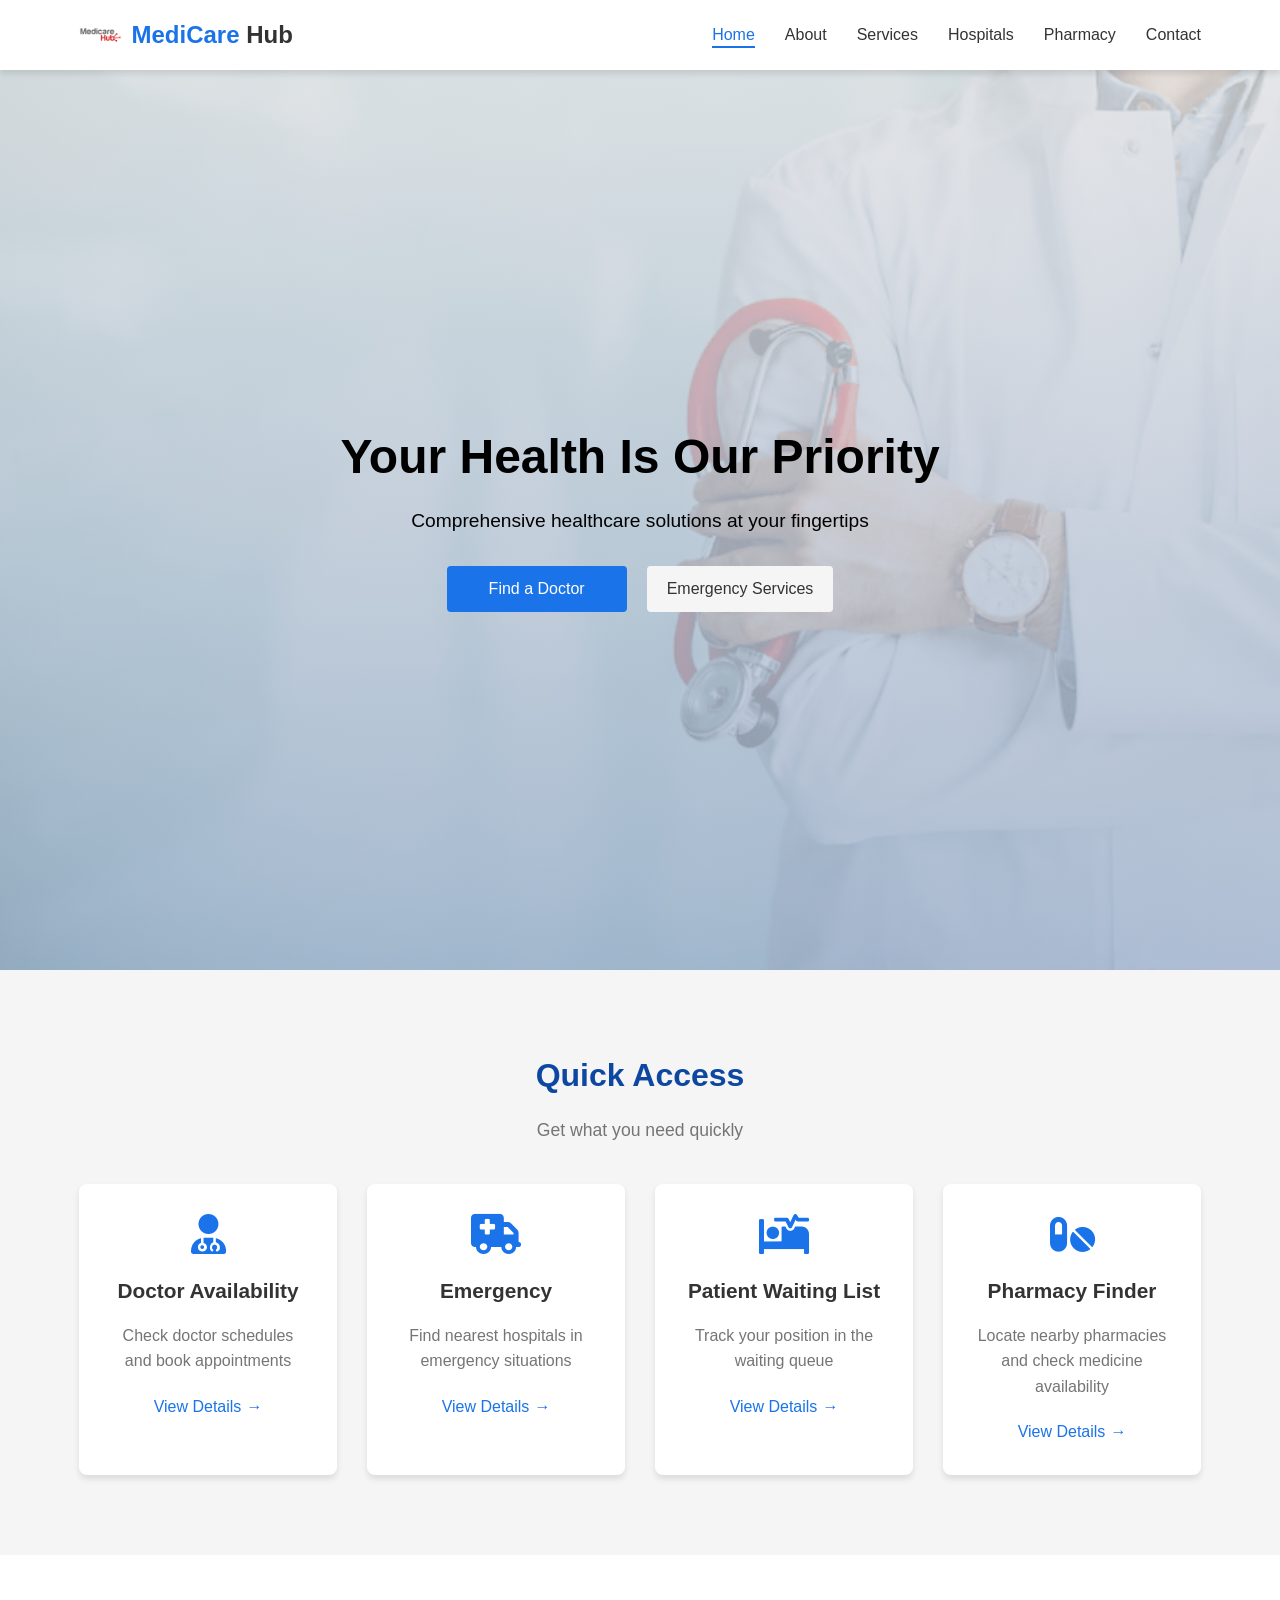
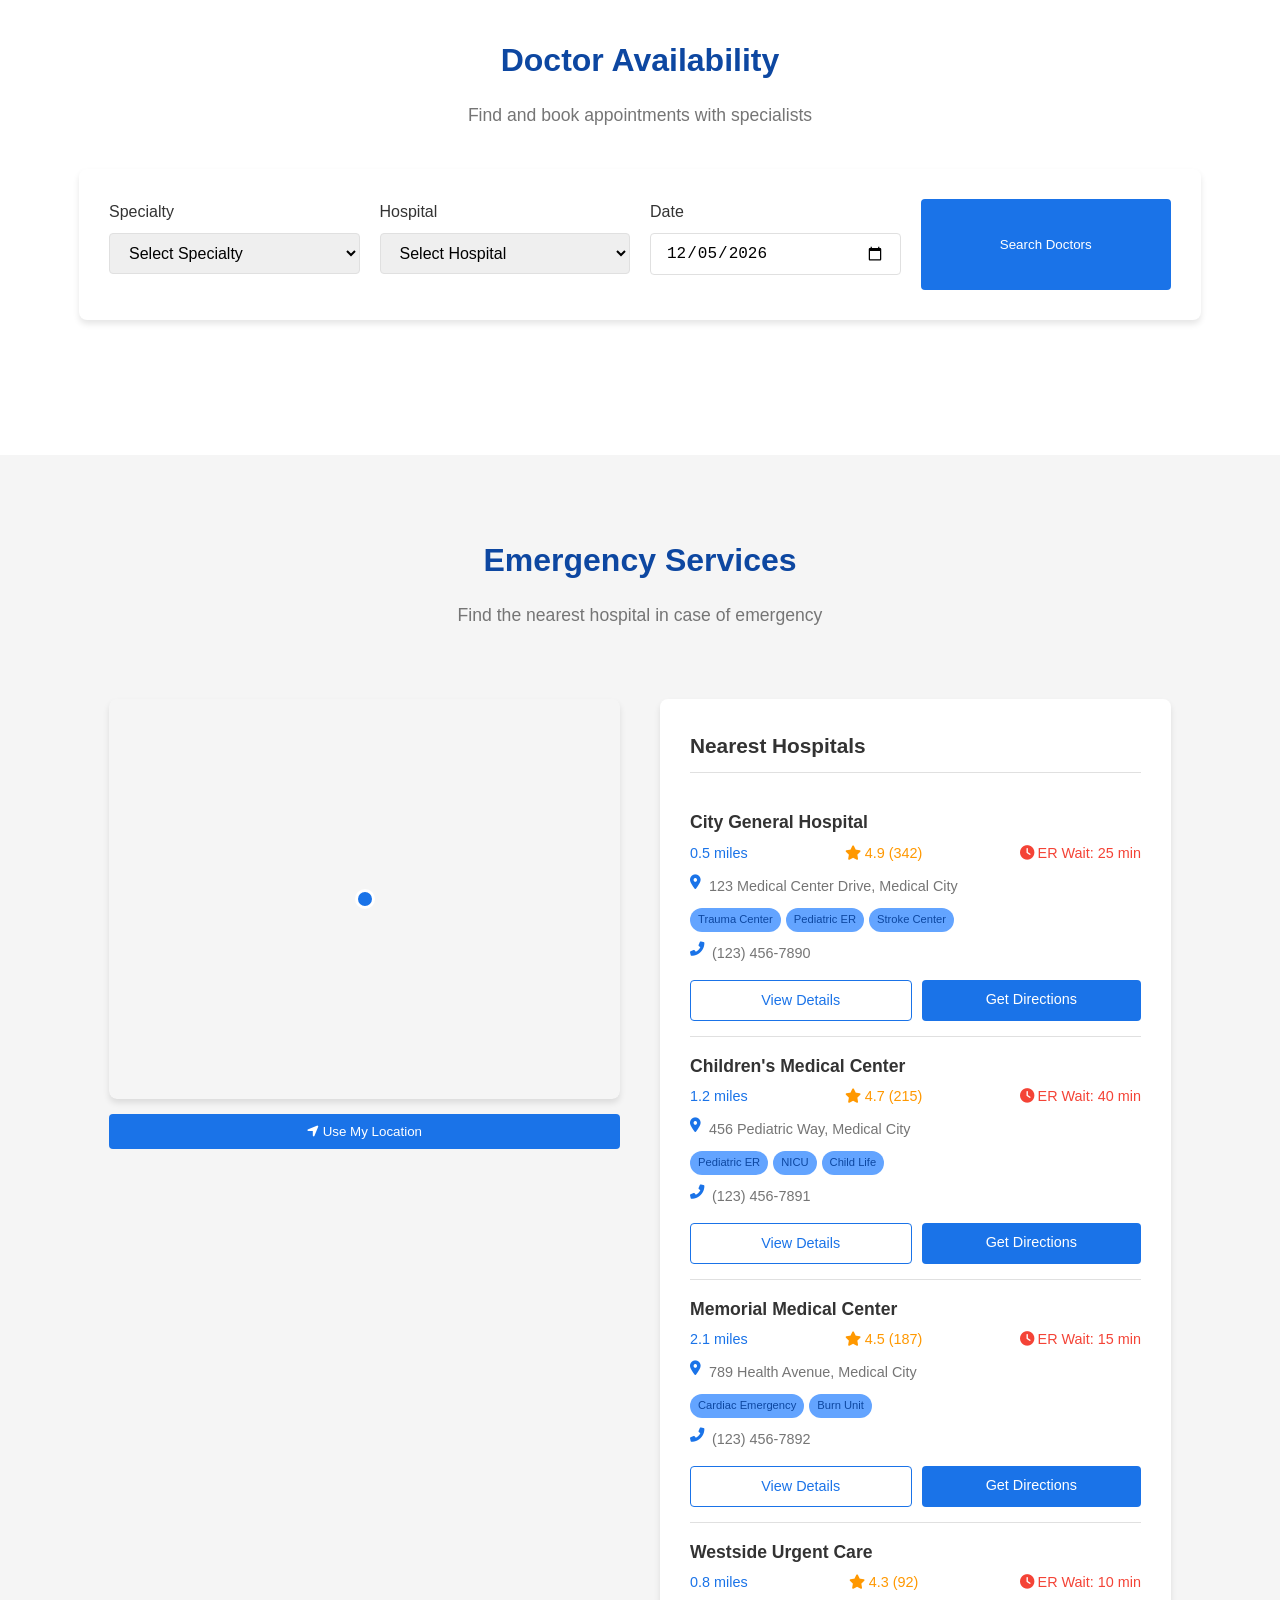
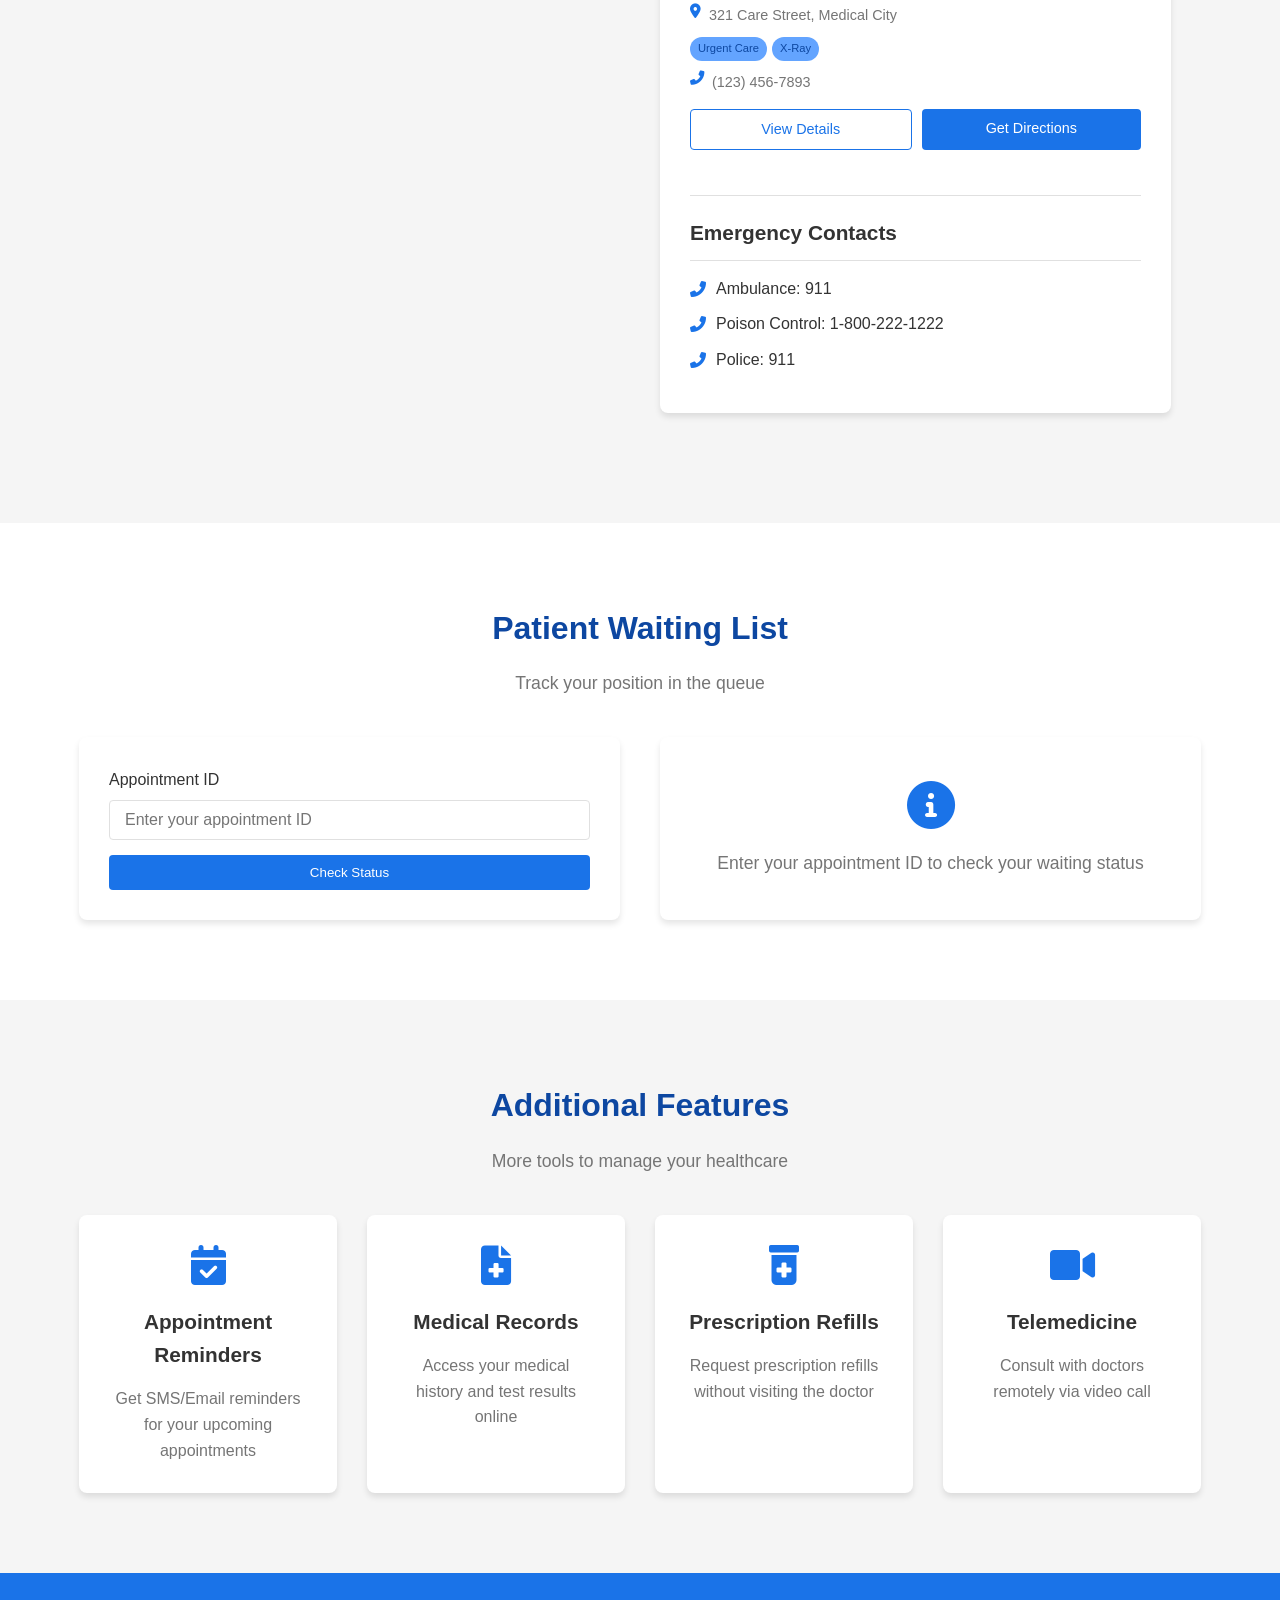
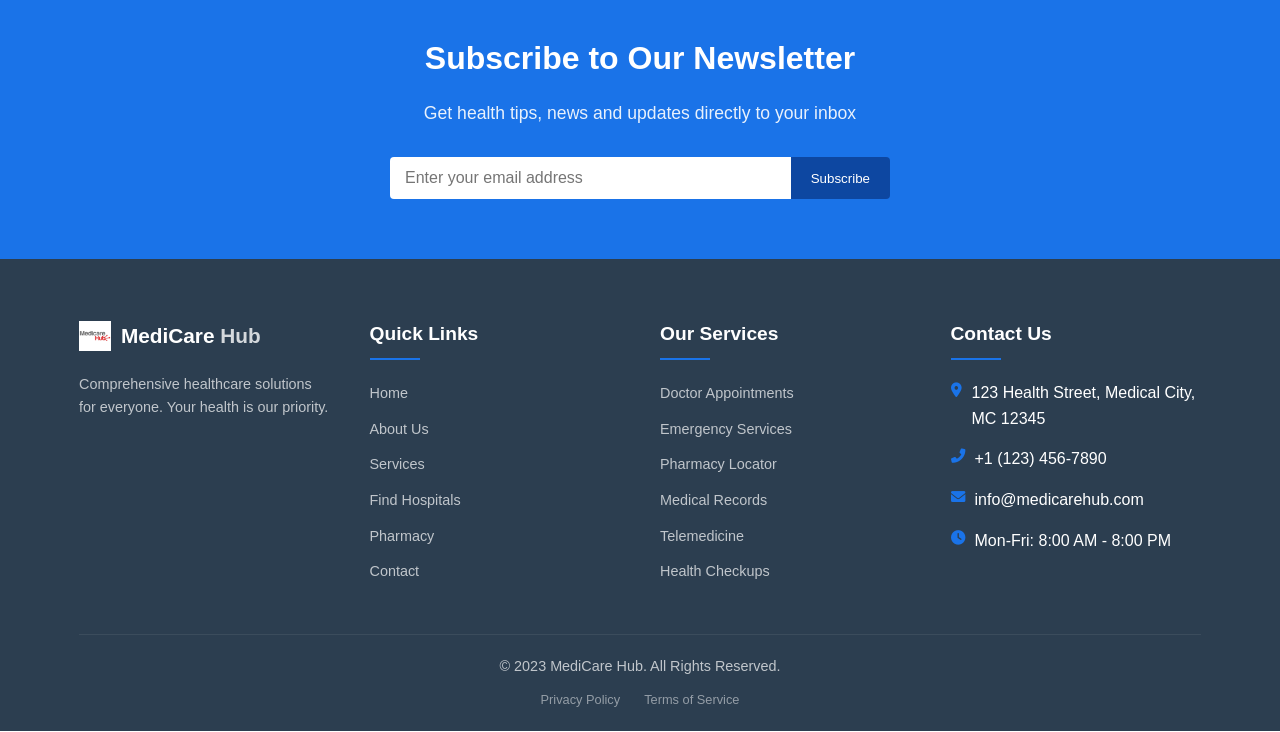
<file: index.html>
<!DOCTYPE html>
<html lang="en">
<head>
    <meta charset="UTF-8">
    <meta name="viewport" content="width=device-width, initial-scale=1.0">
    
    <title>MediCare Hub - Your Complete Healthcare Solution</title>
    <link rel="stylesheet" href="css/style.css">
    <link rel="stylesheet" href="css/animations.css">
    <link rel="stylesheet" href="https://cdnjs.cloudflare.com/ajax/libs/font-awesome/6.0.0-beta3/css/all.min.css">
</head>
<body>
    <!-- Header Section -->
    <header class="header">
        <div class="container">
            <div class="logo">
                <img src="imges/medicure.png" alt="MediCare Hub Logo">
                <h1>MediCare <span>Hub</span></h1>
            </div>
            <nav class="navbar">
                <ul>
                    <li><a href="index.html" class="active">Home</a></li>
                    <li><a href="about.html">About</a></li>
                    <li><a href="services.html">Services</a></li>
                    <li><a href="hospitals.html">Hospitals</a></li>
                    <li><a href="pharmacy.html">Pharmacy</a></li>
                    <li><a href="contact.html">Contact</a></li>
                </ul>
            </nav>
            <div class="mobile-menu">
                <i class="fas fa-bars"></i>
            </div>
        </div>
    </header>

    <!-- Hero Section -->
    <section class="hero">
        <div class="container">
            <div class="hero-content">
                <h2 class="slide-in-left">Your Health Is Our Priority</h2>
                <p class="slide-in-right">Comprehensive healthcare solutions at your fingertips</p>
                <div class="hero-buttons fade-in">
                    <a href="#doctor-availability" class="btn btn-primary">Find a Doctor</a>
                    <a href="#emergency" class="btn btn-secondary">Emergency Services</a>
                </div>
            </div>
        </div>
    </section>

    <!-- Quick Access Section -->
    <section class="quick-access">
        <div class="container">
            <div class="section-title">
                <h3>Quick Access</h3>
                <p>Get what you need quickly</p>
            </div>
            <div class="quick-access-grid">
                <div class="access-card pulse">
                    <i class="fas fa-user-md"></i>
                    <h4>Doctor Availability</h4>
                    <p>Check doctor schedules and book appointments</p>
                    <a href="#doctor-availability">View Details</a>
                </div>
                <div class="access-card pulse">
                    <i class="fas fa-ambulance"></i>
                    <h4>Emergency</h4>
                    <p>Find nearest hospitals in emergency situations</p>
                    <a href="#emergency">View Details</a>
                </div>
                <div class="access-card pulse">
                    <i class="fas fa-procedures"></i>
                    <h4>Patient Waiting List</h4>
                    <p>Track your position in the waiting queue</p>
                    <a href="#waiting-list">View Details</a>
                </div>
                <div class="access-card pulse">
                    <i class="fas fa-pills"></i>
                    <h4>Pharmacy Finder</h4>
                    <p>Locate nearby pharmacies and check medicine availability</p>
                    <a href="pharmacy.html">View Details</a>
                </div>
            </div>
        </div>
    </section>

    <!-- Doctor Availability Section -->
    <section id="doctor-availability" class="doctor-availability">
        <div class="container">
            <div class="section-title">
                <h3>Doctor Availability</h3>
                <p>Find and book appointments with specialists</p>
            </div>
            <div class="doctor-search">
                <form id="doctor-search-form">
                    <div class="form-group">
                        <label for="specialty">Specialty</label>
                        <select id="specialty" name="specialty">
                            <option value="">Select Specialty</option>
                            <option value="cardiology">Cardiology</option>
                            <option value="neurology">Neurology</option>
                            <option value="pediatrics">Pediatrics</option>
                            <option value="orthopedics">Orthopedics</option>
                            <option value="dermatology">Dermatology</option>
                        </select>
                    </div>
                    <div class="form-group">
                        <label for="hospital">Hospital</label>
                        <select id="hospital" name="hospital">
                            <option value="">Select Hospital</option>
                            <option value="general">City General Hospital</option>
                            <option value="memorial">Memorial Medical Center</option>
                            <option value="children">Children's Hospital</option>
                        </select>
                    </div>
                    <div class="form-group">
                        <label for="date">Date</label>
                        <input type="date" id="date" name="date">
                    </div>
                    <button type="submit" class="btn btn-primary">Search Doctors</button>
                </form>
            </div>
            <div id="doctor-results" class="doctor-results">
                <!-- Results will be populated by JavaScript -->
            </div>
        </div>
    </section>

    <!-- Emergency Section -->
    <section id="emergency" class="emergency">
        <div class="container">
            <div class="section-title">
                <h3>Emergency Services</h3>
                <p>Find the nearest hospital in case of emergency</p>
            </div>
            <div class="emergency-content">
                <div class="emergency-map">
                    <div id="map-container">
                        <div class="map-container">
                            <iframe src="https://www.google.com/maps/embed?pb=!1m18!1m12!1m3!1d3022.215373510557!2d-73.98784492416492!3d40.74844097138948!2m3!1f0!2f0!3f0!3m2!1i1024!2i768!4f13.1!3m3!1m2!1s0x0%3A0x0!2zNDDCsDQ0JzU0LjQiTiA3M8KwNTknMTkuMyJX!5e0!3m2!1sen!2sus!4v1623256789012!5m2!1sen!2sus" width="100%" height="450" style="border:0;" allowfullscreen="" loading="lazy"></iframe>
                        </div>
                        <div class="location-picker"></div>
                    </div>
                    <button id="locate-me" class="btn btn-primary">
                        <i class="fas fa-location-arrow"></i> Use My Location
                    </button>
                </div>
                <div class="emergency-list">
                    <h4>Nearest Hospitals</h4>
                    <div id="hospital-list">
                        <!-- Hospitals will be populated by JavaScript -->
                    </div>
                    <div class="emergency-contacts">
                        <h4>Emergency Contacts</h4>
                        <ul>
                            <li><i class="fas fa-phone-alt"></i> Ambulance: 911</li>
                            <li><i class="fas fa-phone-alt"></i> Poison Control: 1-800-222-1222</li>
                            <li><i class="fas fa-phone-alt"></i> Police: 911</li>
                        </ul>
                    </div>
                </div>
            </div>
        </div>
    </section>

    <!-- Patient Waiting List Section -->
    <section id="waiting-list" class="waiting-list">
        <div class="container">
            <div class="section-title">
                <h3>Patient Waiting List</h3>
                <p>Track your position in the queue</p>
            </div>
            <div class="waiting-list-content">
                <div class="waiting-list-form">
                    <form id="waiting-list-check">
                        <div class="form-group">
                            <label for="appointment-id">Appointment ID</label>
                            <input type="text" id="appointment-id" placeholder="Enter your appointment ID">
                        </div>
                        <button type="submit" class="btn btn-primary">Check Status</button>
                    </form>
                </div>
                <div class="waiting-list-display">
                    <div id="waiting-list-result">
                        <div class="initial-message">
                            <i class="fas fa-info-circle"></i>
                            <p>Enter your appointment ID to check your waiting status</p>
                        </div>
                    </div>
                </div>
            </div>
        </div>
    </section>

    <!-- Additional Features Section -->
    <section class="additional-features">
        <div class="container">
            <div class="section-title">
                <h3>Additional Features</h3>
                <p>More tools to manage your healthcare</p>
            </div>
            <div class="features-grid">
                <div class="feature-card">
                    <i class="fas fa-calendar-check"></i>
                    <h4>Appointment Reminders</h4>
                    <p>Get SMS/Email reminders for your upcoming appointments</p>
                </div>
                <div class="feature-card">
                    <i class="fas fa-file-medical"></i>
                    <h4>Medical Records</h4>
                    <p>Access your medical history and test results online</p>
                </div>
                <div class="feature-card">
                    <i class="fas fa-prescription-bottle-alt"></i>
                    <h4>Prescription Refills</h4>
                    <p>Request prescription refills without visiting the doctor</p>
                </div>
                <div class="feature-card">
                    <i class="fas fa-video"></i>
                    <h4>Telemedicine</h4>
                    <p>Consult with doctors remotely via video call</p>
                </div>
            </div>
        </div>
    </section>

    <!-- Newsletter Section -->
    <section class="newsletter">
        <div class="container">
            <div class="newsletter-content">
                <h3>Subscribe to Our Newsletter</h3>
                <p>Get health tips, news and updates directly to your inbox</p>
                <form id="newsletter-form">
                    <input type="email" placeholder="Enter your email address" required>
                    <button type="submit" class="btn btn-primary">Subscribe</button>
                </form>
            </div>
        </div>
    </section>

    <!-- Footer Section -->
    <footer class="footer">
        <div class="container">
            <div class="footer-grid">
                <div class="footer-about">
                    <div class="logo">
                        <img src="imges/medicure.png" alt="MediCare Hub Logo">
                        <h1>MediCare <span>Hub</span></h1>
                    </div>
                    <p>Comprehensive healthcare solutions for everyone. Your health is our priority.</p>
                    <div class="social-links">
                        <a href="#"><i class="fab fa-facebook-f"></i></a>
                        <a href="#"><i class="fab fa-twitter"></i></a>
                        <a href="#"><i class="fab fa-instagram"></i></a>
                        <a href="#"><i class="fab fa-linkedin-in"></i></a>
                    </div>
                </div>
                <div class="footer-links">
                    <h4>Quick Links</h4>
                    <ul>
                        <li><a href="index.html">Home</a></li>
                        <li><a href="about.html">About Us</a></li>
                        <li><a href="services.html">Services</a></li>
                        <li><a href="hospitals.html">Find Hospitals</a></li>
                        <li><a href="pharmacy.html">Pharmacy</a></li>
                        <li><a href="contact.html">Contact</a></li>
                    </ul>
                </div>
                <div class="footer-services">
                    <h4>Our Services</h4>
                    <ul>
                        <li><a href="#">Doctor Appointments</a></li>
                        <li><a href="#">Emergency Services</a></li>
                        <li><a href="#">Pharmacy Locator</a></li>
                        <li><a href="#">Medical Records</a></li>
                        <li><a href="#">Telemedicine</a></li>
                        <li><a href="#">Health Checkups</a></li>
                    </ul>
                </div>
                <div class="footer-contact">
                    <h4>Contact Us</h4>
                    <ul>
                        <li><i class="fas fa-map-marker-alt"></i> 123 Health Street, Medical City, MC 12345</li>
                        <li><i class="fas fa-phone-alt"></i> +1 (123) 456-7890</li>
                        <li><i class="fas fa-envelope"></i> info@medicarehub.com</li>
                        <li><i class="fas fa-clock"></i> Mon-Fri: 8:00 AM - 8:00 PM</li>
                    </ul>
                </div>
            </div>
            <div class="footer-bottom">
                <p>&copy; 2023 MediCare Hub. All Rights Reserved.</p>
                <div class="footer-legal">
                    <a href="#">Privacy Policy</a>
                    <a href="#">Terms of Service</a>
                </div>
            </div>
        </div>
    </footer>

    <script src="js/main.js"></script>
    <script src="js/doctor-availability.js"></script>
    <script src="js/emergency.js"></script>
    <script src="js/waiting-list.js"></script>
</body>
</html>
</file>
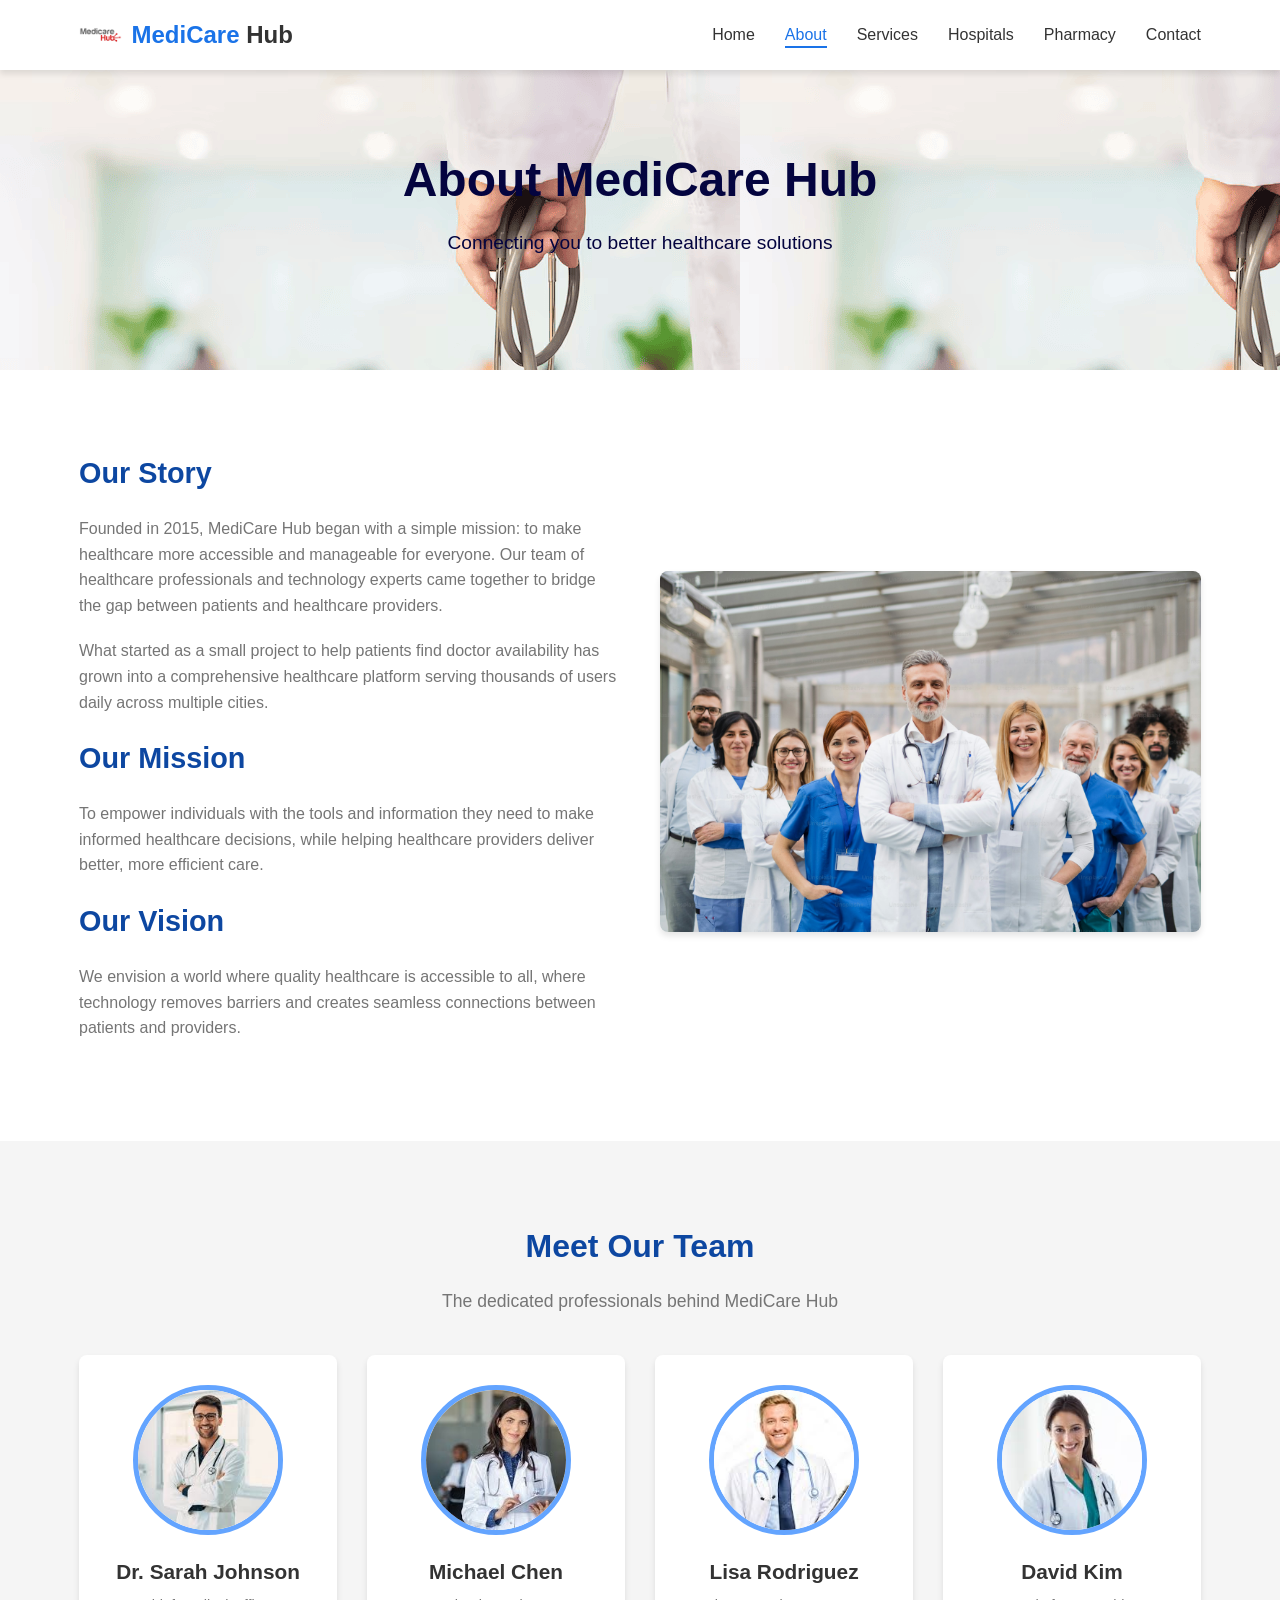
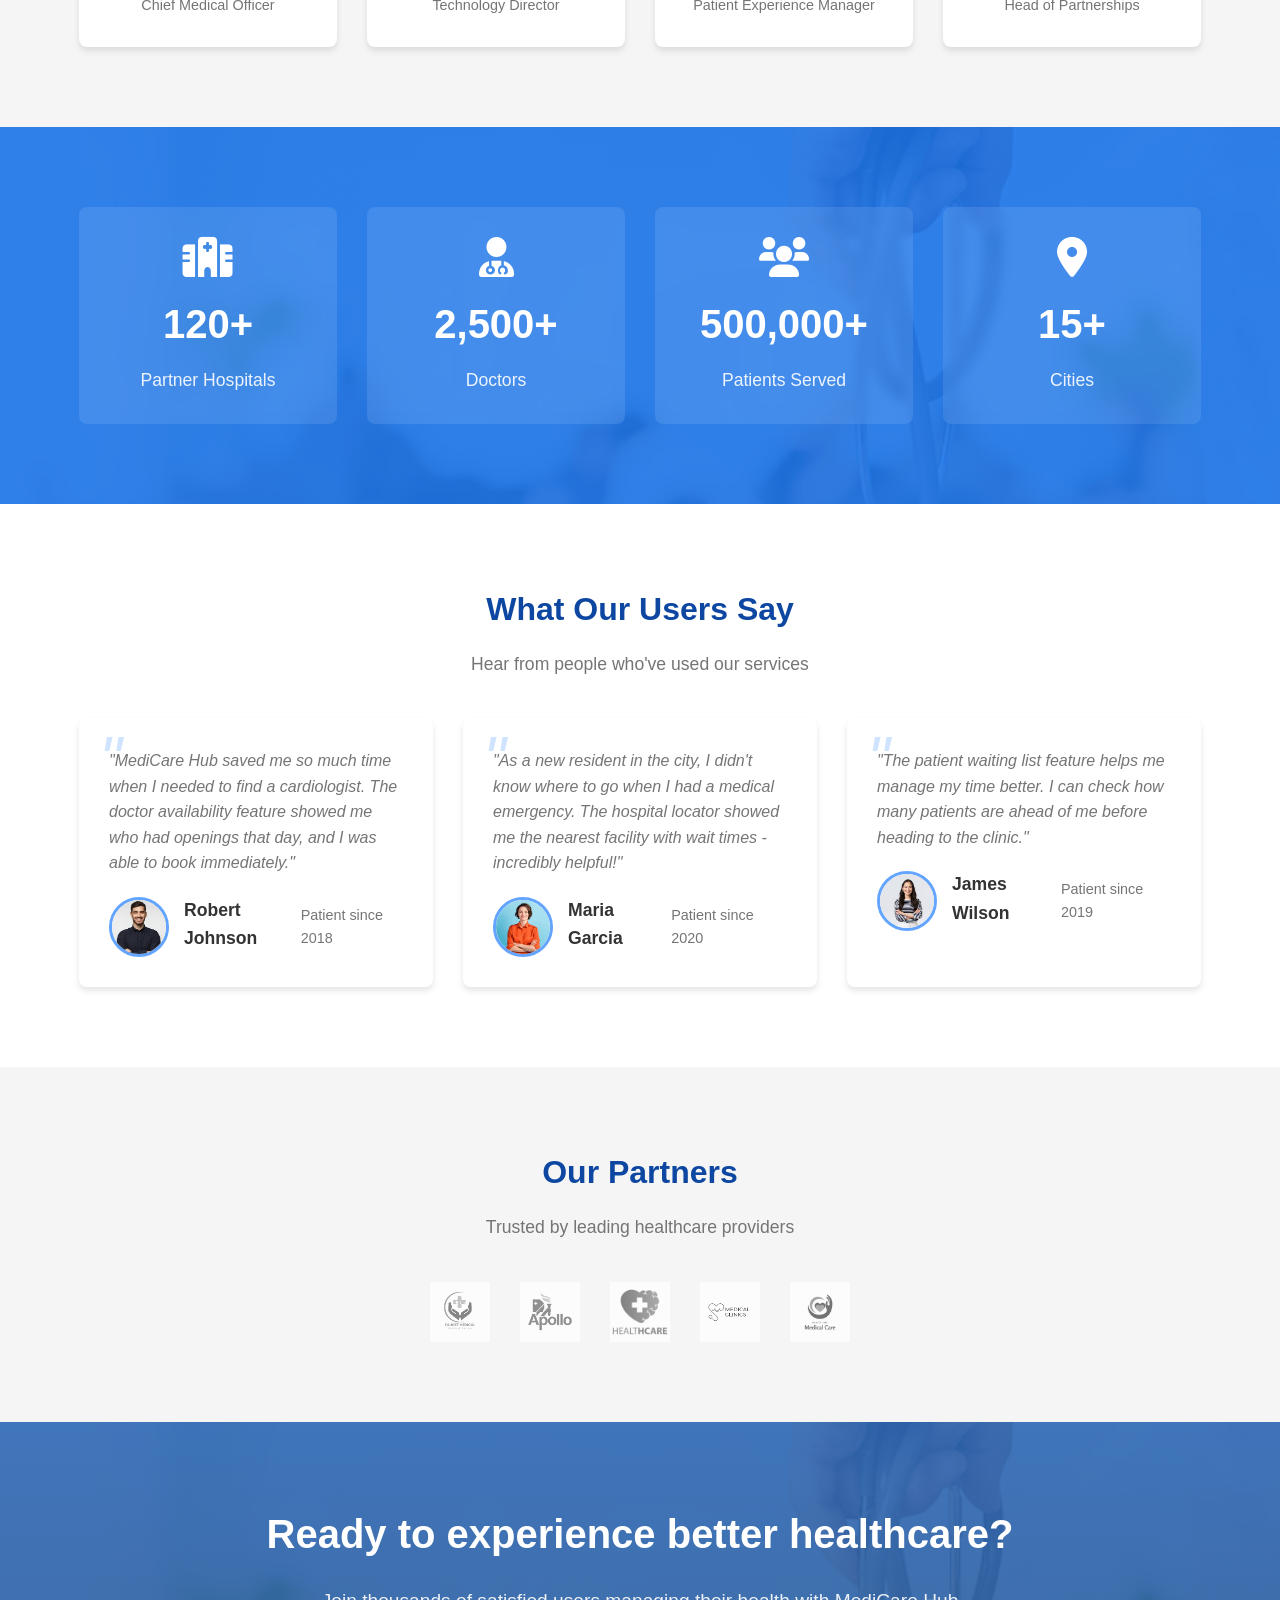
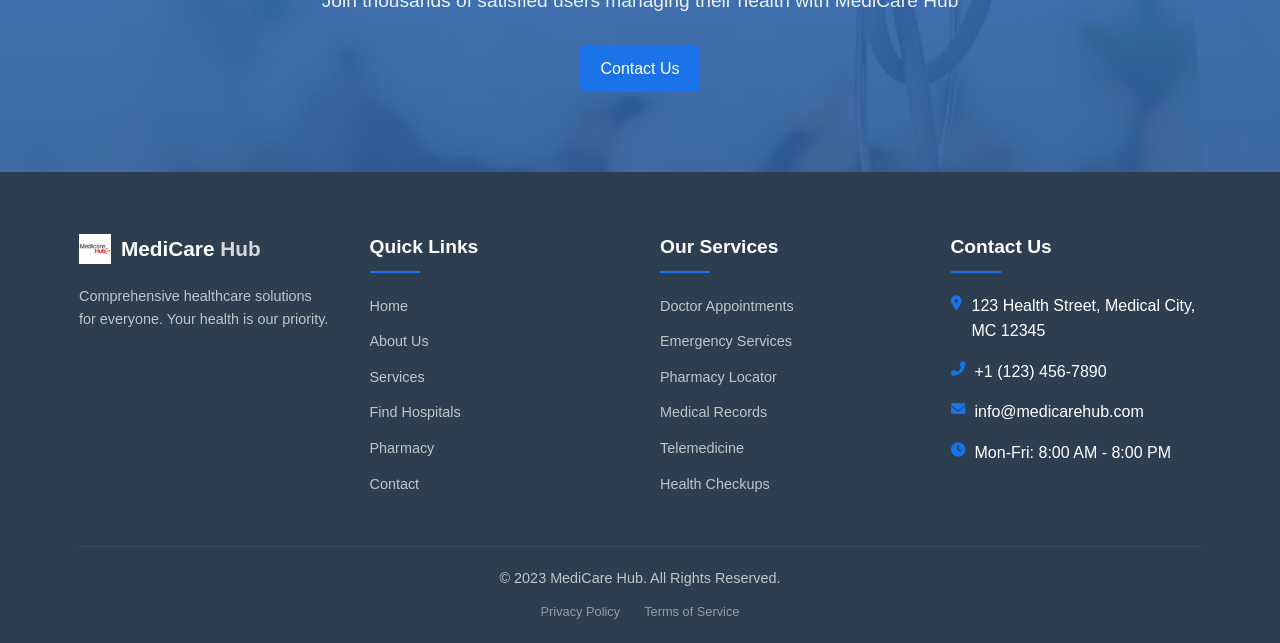
<file: about.html>
<!DOCTYPE html>
<html lang="en">
<head>
    <meta charset="UTF-8">
    <meta name="viewport" content="width=device-width, initial-scale=1.0">
    <title>About Us - MediCare Hub</title>
    <link rel="stylesheet" href="css/style.css">
    <link rel="stylesheet" href="css/animations.css">
    <link rel="stylesheet" href="https://cdnjs.cloudflare.com/ajax/libs/font-awesome/6.0.0-beta3/css/all.min.css">
</head>
<body>
    <!-- Header Section -->
    <header class="header">
        <div class="container">
            <div class="logo">
                <img src="imges/medicure.png" alt="MediCare Hub Logo">
                <h1>MediCare <span>Hub</span></h1>
            </div>
            <nav class="navbar">
                <ul>
                    <li><a href="index.html">Home</a></li>
                    <li><a href="about.html" class="active">About</a></li>
                    <li><a href="services.html">Services</a></li>
                    <li><a href="hospitals.html">Hospitals</a></li>
                    <li><a href="pharmacy.html">Pharmacy</a></li>
                    <li><a href="contact.html">Contact</a></li>
                </ul>
            </nav>
            <div class="mobile-menu">
                <i class="fas fa-bars"></i>
            </div>
        </div>
    </header>

    <!-- About Hero Section -->
    <section class="page-hero about-hero">
        <div class="container">
            <div class="hero-content">
                <h2 class="slide-in-left">About MediCare Hub</h2>
                <p class="slide-in-right">Connecting you to better healthcare solutions</p>
            </div>
        </div>
    </section>

    <!-- About Content Section -->
    <section class="about-content">
        <div class="container">
            <div class="about-grid">
                <div class="about-text">
                    <h3>Our Story</h3>
                    <p>Founded in 2015, MediCare Hub began with a simple mission: to make healthcare more accessible and manageable for everyone. Our team of healthcare professionals and technology experts came together to bridge the gap between patients and healthcare providers.</p>
                    <p>What started as a small project to help patients find doctor availability has grown into a comprehensive healthcare platform serving thousands of users daily across multiple cities.</p>
                    
                    <h3>Our Mission</h3>
                    <p>To empower individuals with the tools and information they need to make informed healthcare decisions, while helping healthcare providers deliver better, more efficient care.</p>
                    
                    <h3>Our Vision</h3>
                    <p>We envision a world where quality healthcare is accessible to all, where technology removes barriers and creates seamless connections between patients and providers.</p>
                </div>
                <div class="about-image">
                    <img src="imges/Ourteam.jpg" alt="Our Team" class="zoom-in">
                </div>
            </div>
        </div>
    </section>

    <!-- Team Section -->
    <section class="team-section">
        <div class="container">
            <div class="section-title">
                <h3>Meet Our Team</h3>
                <p>The dedicated professionals behind MediCare Hub</p>
            </div>
            <div class="team-grid">
                <div class="team-member">
                    <div class="member-image">
                        <img src="imges/img1.jpg" alt="Dr. Sarah Johnson">
                        <div class="social-links">
                            <a href="#"><i class="fab fa-linkedin-in"></i></a>
                            <a href="#"><i class="fab fa-twitter"></i></a>
                        </div>
                    </div>
                    <h4>Dr. Sarah Johnson</h4>
                    <p>Chief Medical Officer</p>
                </div>
                <div class="team-member">
                    <div class="member-image">
                        <img src="imges/img2.jpg" alt="Michael Chen">
                        <div class="social-links">
                            <a href="#"><i class="fab fa-linkedin-in"></i></a>
                            <a href="#"><i class="fab fa-twitter"></i></a>
                        </div>
                    </div>
                    <h4>Michael Chen</h4>
                    <p>Technology Director</p>
                </div>
                <div class="team-member">
                    <div class="member-image">
                        <img src="imges/img3.jpg" alt="Lisa Rodriguez">
                        <div class="social-links">
                            <a href="#"><i class="fab fa-linkedin-in"></i></a>
                            <a href="#"><i class="fab fa-twitter"></i></a>
                        </div>
                    </div>
                    <h4>Lisa Rodriguez</h4>
                    <p>Patient Experience Manager</p>
                </div>
                <div class="team-member">
                    <div class="member-image">
                        <img src="imges/img4.jpg" alt="David Kim">
                        <div class="social-links">
                            <a href="#"><i class="fab fa-linkedin-in"></i></a>
                            <a href="#"><i class="fab fa-twitter"></i></a>
                        </div>
                    </div>
                    <h4>David Kim</h4>
                    <p>Head of Partnerships</p>
                </div>
            </div>
        </div>
    </section>

    <!-- Stats Section -->
    <section class="stats-section">
        <div class="container">
            <div class="stats-grid">
                <div class="stat-card">
                    <i class="fas fa-hospital"></i>
                    <h4>120+</h4>
                    <p>Partner Hospitals</p>
                </div>
                <div class="stat-card">
                    <i class="fas fa-user-md"></i>
                    <h4>2,500+</h4>
                    <p>Doctors</p>
                </div>
                <div class="stat-card">
                    <i class="fas fa-users"></i>
                    <h4>500,000+</h4>
                    <p>Patients Served</p>
                </div>
                <div class="stat-card">
                    <i class="fas fa-map-marker-alt"></i>
                    <h4>15+</h4>
                    <p>Cities</p>
                </div>
            </div>
        </div>
    </section>

    <!-- Testimonials Section -->
    <section class="testimonials">
        <div class="container">
            <div class="section-title">
                <h3>What Our Users Say</h3>
                <p>Hear from people who've used our services</p>
            </div>
            <div class="testimonial-slider">
                <div class="testimonial-card">
                    <div class="testimonial-content">
                        <p>"MediCare Hub saved me so much time when I needed to find a cardiologist. The doctor availability feature showed me who had openings that day, and I was able to book immediately."</p>
                    </div>
                    <div class="testimonial-author">
                        <img src="imges/img5.jpg" alt="Robert Johnson">
                        <h5>Robert Johnson</h5>
                        <span>Patient since 2018</span>
                    </div>
                </div>
                <div class="testimonial-card">
                    <div class="testimonial-content">
                        <p>"As a new resident in the city, I didn't know where to go when I had a medical emergency. The hospital locator showed me the nearest facility with wait times - incredibly helpful!"</p>
                    </div>
                    <div class="testimonial-author">
                        <img src="imges/img6.jpg" alt="Maria Garcia">
                        <h5>Maria Garcia</h5>
                        <span>Patient since 2020</span>
                    </div>
                </div>
                <div class="testimonial-card">
                    <div class="testimonial-content">
                        <p>"The patient waiting list feature helps me manage my time better. I can check how many patients are ahead of me before heading to the clinic."</p>
                    </div>
                    <div class="testimonial-author">
                        <img src="imges/img7.jpg" alt="James Wilson">
                        <h5>James Wilson</h5>
                        <span>Patient since 2019</span>
                    </div>
                </div>
            </div>
        </div>
    </section>

    <!-- Partners Section -->
    <section class="partners">
        <div class="container">
            <div class="section-title">
                <h3>Our Partners</h3>
                <p>Trusted by leading healthcare providers</p>
            </div>
            <div class="partners-grid">
                <img src="imges/partner1.png" alt="Partner 1">
                <img src="imges/partner3.jpg" alt="Partner 2">
                <img src="imges/partner7.png" alt="Partner 3">
                <img src="imges/partner5.png" alt="Partner 4">
                <img src="imges/partner8.jpg" alt="Partner 5">
            </div>
        </div>
    </section>

    <!-- CTA Section -->
    <section class="cta-section">
        <div class="container">
            <div class="cta-content">
                <h3>Ready to experience better healthcare?</h3>
                <p>Join thousands of satisfied users managing their health with MediCare Hub</p>
                <a href="contact.html" class="btn btn-primary">Contact Us</a>
            </div>
        </div>
    </section>

    <!-- Footer Section -->
    <footer class="footer">
        <div class="container">
            <div class="footer-grid">
                <div class="footer-about">
                    <div class="logo">
                        <img src="imges/medicure.png" alt="MediCare Hub Logo">
                        <h1>MediCare <span>Hub</span></h1>
                    </div>
                    <p>Comprehensive healthcare solutions for everyone. Your health is our priority.</p>
                    <div class="social-links">
                        <a href="#"><i class="fab fa-facebook-f"></i></a>
                        <a href="#"><i class="fab fa-twitter"></i></a>
                        <a href="#"><i class="fab fa-instagram"></i></a>
                        <a href="#"><i class="fab fa-linkedin-in"></i></a>
                    </div>
                </div>
                <div class="footer-links">
                    <h4>Quick Links</h4>
                    <ul>
                        <li><a href="index.html">Home</a></li>
                        <li><a href="about.html">About Us</a></li>
                        <li><a href="services.html">Services</a></li>
                        <li><a href="hospitals.html">Find Hospitals</a></li>
                        <li><a href="pharmacy.html">Pharmacy</a></li>
                        <li><a href="contact.html">Contact</a></li>
                    </ul>
                </div>
                <div class="footer-services">
                    <h4>Our Services</h4>
                    <ul>
                        <li><a href="#">Doctor Appointments</a></li>
                        <li><a href="#">Emergency Services</a></li>
                        <li><a href="#">Pharmacy Locator</a></li>
                        <li><a href="#">Medical Records</a></li>
                        <li><a href="#">Telemedicine</a></li>
                        <li><a href="#">Health Checkups</a></li>
                    </ul>
                </div>
                <div class="footer-contact">
                    <h4>Contact Us</h4>
                    <ul>
                        <li><i class="fas fa-map-marker-alt"></i> 123 Health Street, Medical City, MC 12345</li>
                        <li><i class="fas fa-phone-alt"></i> +1 (123) 456-7890</li>
                        <li><i class="fas fa-envelope"></i> info@medicarehub.com</li>
                        <li><i class="fas fa-clock"></i> Mon-Fri: 8:00 AM - 8:00 PM</li>
                    </ul>
                </div>
            </div>
            <div class="footer-bottom">
                <p>&copy; 2023 MediCare Hub. All Rights Reserved.</p>
                <div class="footer-legal">
                    <a href="#">Privacy Policy</a>
                    <a href="#">Terms of Service</a>
                </div>
            </div>
        </div>
    </footer>

    <script src="js/main.js"></script>
</body>
</html>
</file>
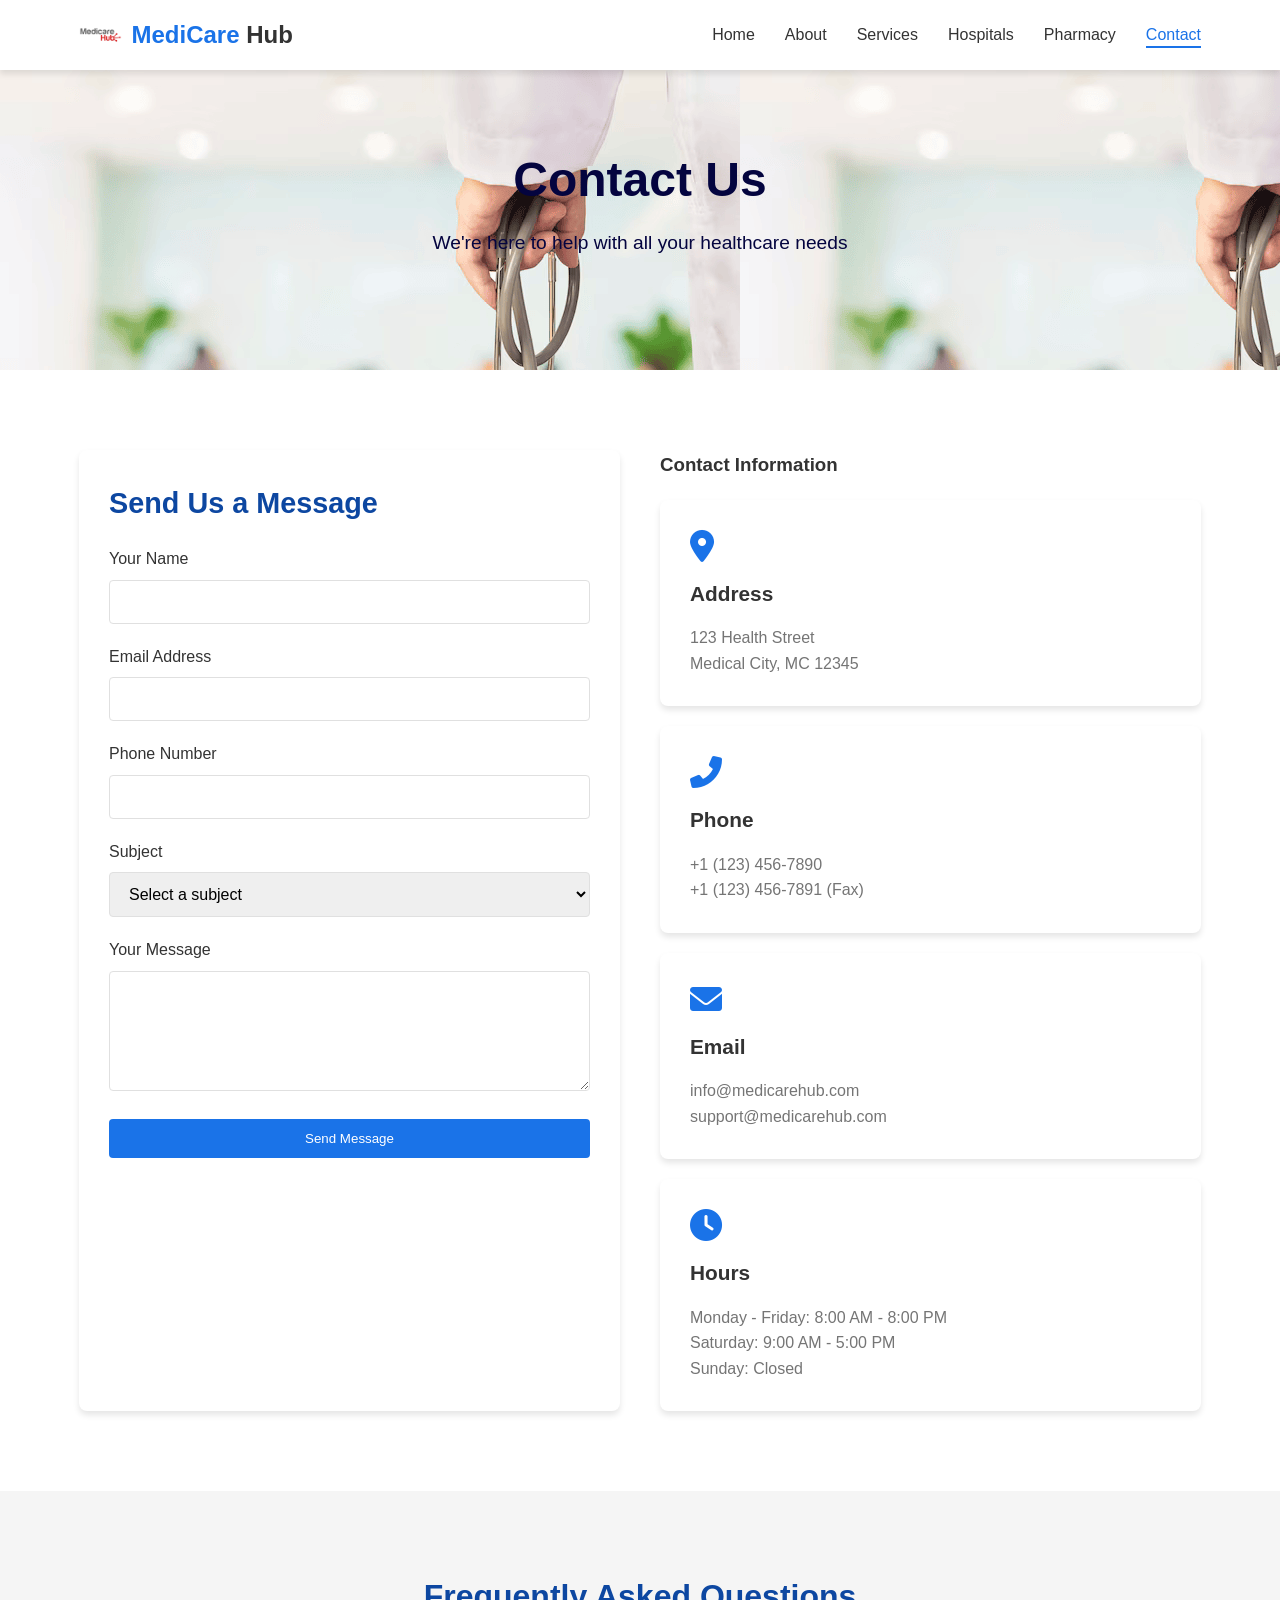
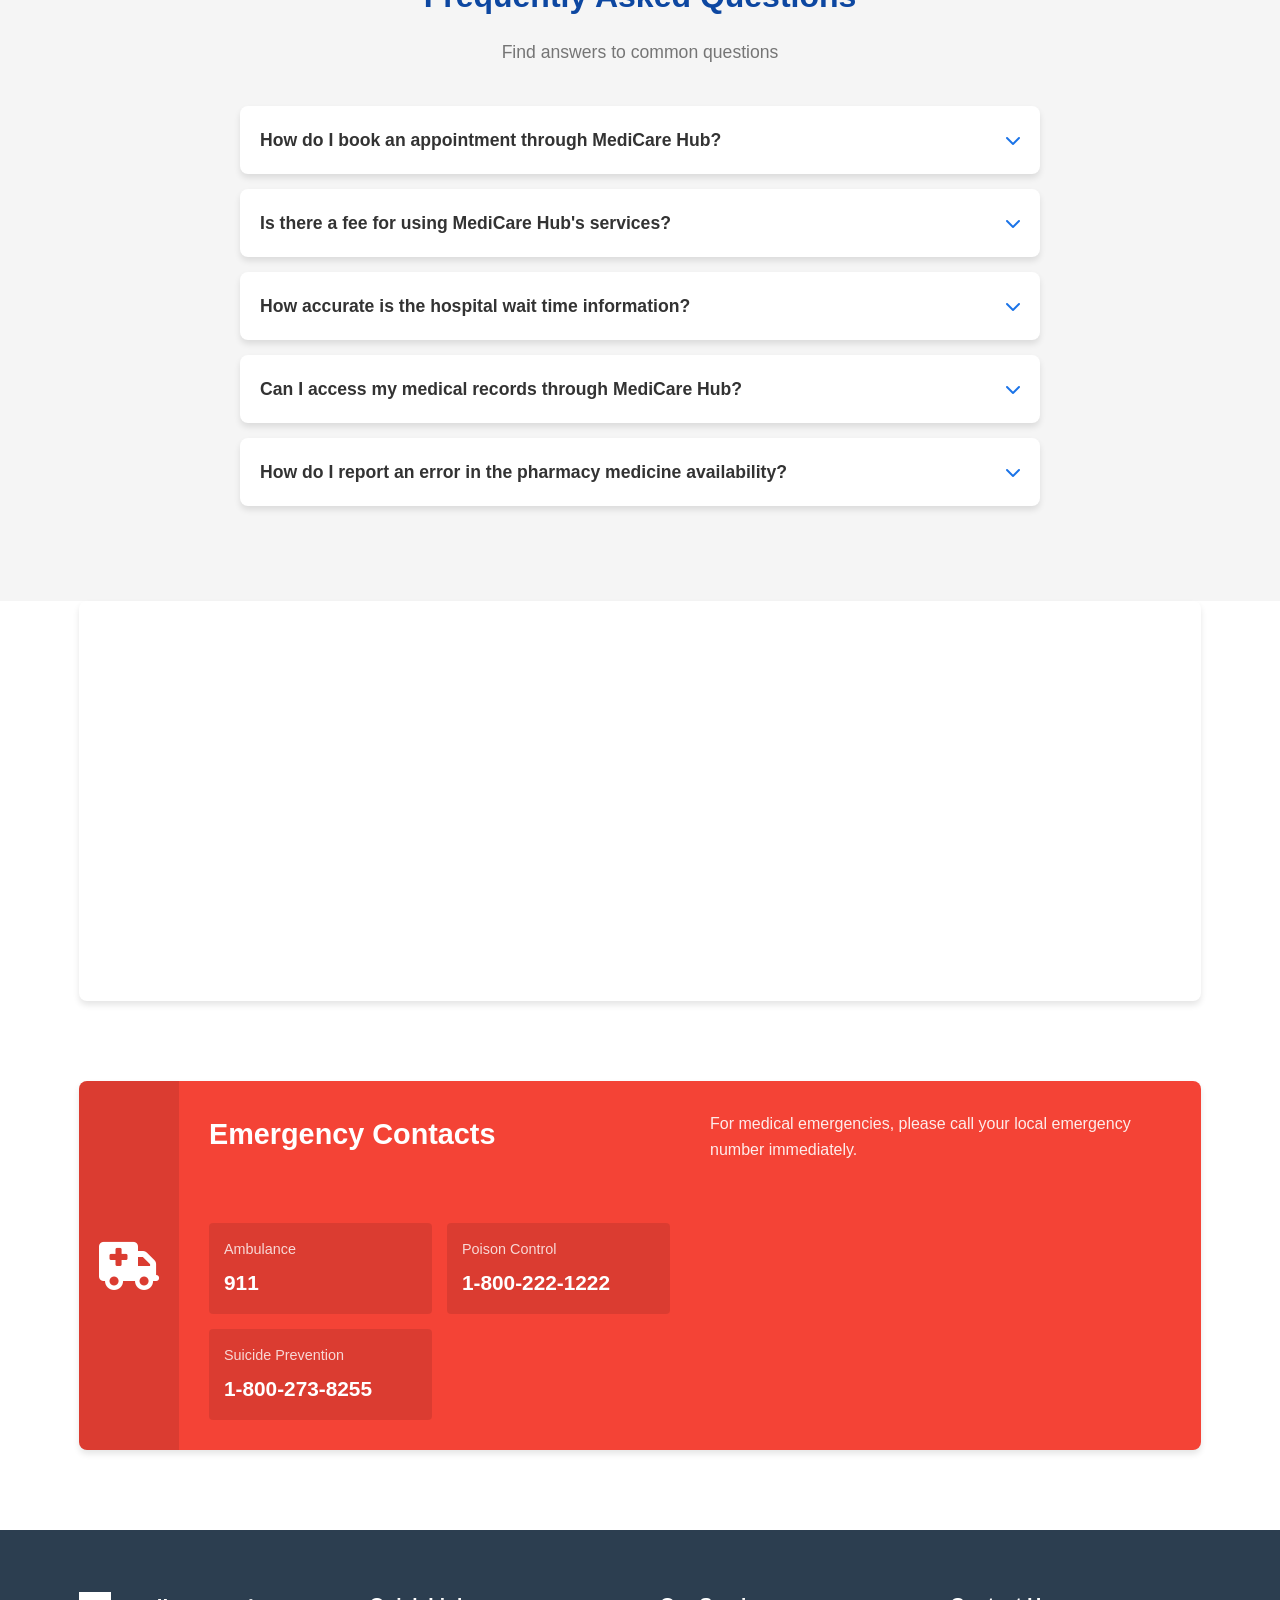
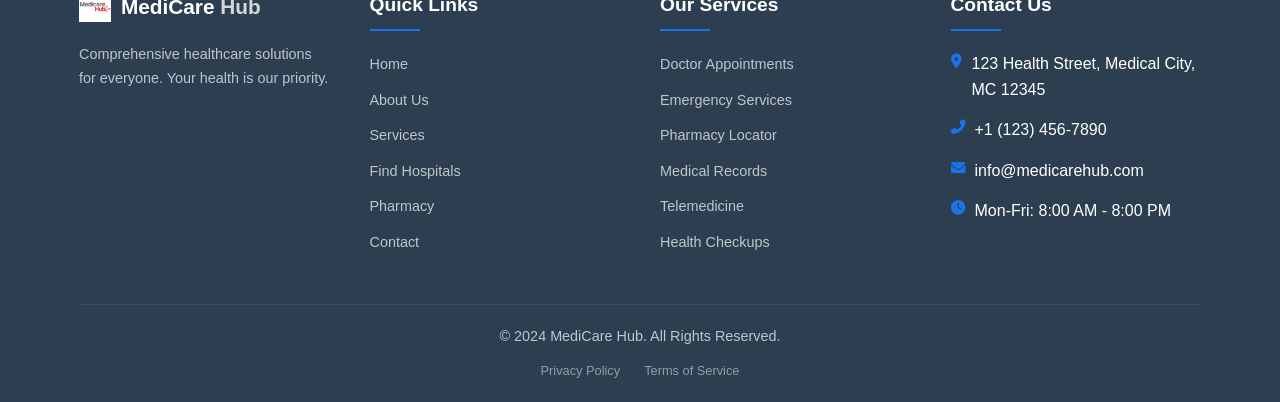
<file: contact.html>
<!DOCTYPE html>
<html lang="en">
<head>
    <meta charset="UTF-8">
    <meta name="viewport" content="width=device-width, initial-scale=1.0">
    <title>Contact Us - MediCare Hub</title>
    <link rel="stylesheet" href="css/style.css">
    <link rel="stylesheet" href="css/animations.css">
    <link rel="stylesheet" href="https://cdnjs.cloudflare.com/ajax/libs/font-awesome/6.0.0-beta3/css/all.min.css">
</head>
<body>
    <!-- Header Section -->
    <header class="header">
        <div class="container">
            <div class="logo">
                <img src="imges/medicure.png" alt="MediCare Hub Logo">
                <h1>MediCare <span>Hub</span></h1>
            </div>
            <nav class="navbar">
                <ul>
                    <li><a href="index.html">Home</a></li>
                    <li><a href="about.html">About</a></li>
                    <li><a href="services.html">Services</a></li>
                    <li><a href="hospitals.html">Hospitals</a></li>
                    <li><a href="pharmacy.html">Pharmacy</a></li>
                    <li><a href="contact.html" class="active">Contact</a></li>
                </ul>
            </nav>
            <div class="mobile-menu">
                <i class="fas fa-bars"></i>
            </div>
        </div>
    </header>

    <!-- Contact Hero Section -->
    <section class="page-hero contact-hero">
        <div class="container">
            <div class="hero-content">
                <h2 class="slide-in-left">Contact Us</h2>
                <p class="slide-in-right">We're here to help with all your healthcare needs</p>
            </div>
        </div>
    </section>

    <!-- Contact Content Section -->
    <section class="contact-content">
        <div class="container">
            <div class="contact-grid">
                <div class="contact-form">
                    <h3>Send Us a Message</h3>
                    <form id="contactForm">
                        <div class="form-group">
                            <label for="name">Your Name</label>
                            <input type="text" id="name" name="name" required>
                        </div>
                        <div class="form-group">
                            <label for="email">Email Address</label>
                            <input type="email" id="email" name="email" required>
                        </div>
                        <div class="form-group">
                            <label for="phone">Phone Number</label>
                            <input type="tel" id="phone" name="phone">
                        </div>
                        <div class="form-group">
                            <label for="subject">Subject</label>
                            <select id="subject" name="subject">
                                <option value="">Select a subject</option>
                                <option value="general">General Inquiry</option>
                                <option value="technical">Technical Support</option>
                                <option value="feedback">Feedback/Suggestions</option>
                                <option value="partnership">Partnership Opportunities</option>
                                <option value="media">Media Inquiries</option>
                            </select>
                        </div>
                        <div class="form-group">
                            <label for="message">Your Message</label>
                            <textarea id="message" name="message" rows="5" required></textarea>
                        </div>
                        <button type="submit" class="btn btn-primary">Send Message</button>
                    </form>
                </div>
                <div class="contact-info">
                    <h3>Contact Information</h3>
                    <div class="info-card">
                        <i class="fas fa-map-marker-alt"></i>
                        <h4>Address</h4>
                        <p>123 Health Street<br>Medical City, MC 12345</p>
                    </div>
                    <div class="info-card">
                        <i class="fas fa-phone-alt"></i>
                        <h4>Phone</h4>
                        <p>+1 (123) 456-7890<br>+1 (123) 456-7891 (Fax)</p>
                    </div>
                    <div class="info-card">
                        <i class="fas fa-envelope"></i>
                        <h4>Email</h4>
                        <p>info@medicarehub.com<br>support@medicarehub.com</p>
                    </div>
                    <div class="info-card">
                        <i class="fas fa-clock"></i>
                        <h4>Hours</h4>
                        <p>Monday - Friday: 8:00 AM - 8:00 PM<br>Saturday: 9:00 AM - 5:00 PM<br>Sunday: Closed</p>
                    </div>
                    <div class="social-links">
                        <h4>Follow Us</h4>
                        <div class="social-icons">
                            <a href="#"><i class="fab fa-facebook-f"></i></a>
                            <a href="#"><i class="fab fa-twitter"></i></a>
                            <a href="#"><i class="fab fa-instagram"></i></a>
                            <a href="#"><i class="fab fa-linkedin-in"></i></a>
                            <a href="#"><i class="fab fa-youtube"></i></a>
                        </div>
                    </div>
                </div>
            </div>
        </div>
    </section>

    <!-- FAQ Section -->
    <section class="faq-section">
        <div class="container">
            <div class="section-title">
                <h3>Frequently Asked Questions</h3>
                <p>Find answers to common questions</p>
            </div>
            <div class="faq-container">
                <div class="faq-item">
                    <div class="faq-question">
                        <h4>How do I book an appointment through MediCare Hub?</h4>
                        <i class="fas fa-chevron-down"></i>
                    </div>
                    <div class="faq-answer">
                        <p>You can book appointments by searching for doctors in your area using our "Doctor Availability" feature. Select your preferred doctor, choose an available time slot, and complete the booking form. You'll receive a confirmation email with your appointment details.</p>
                    </div>
                </div>
                <div class="faq-item">
                    <div class="faq-question">
                        <h4>Is there a fee for using MediCare Hub's services?</h4>
                        <i class="fas fa-chevron-down"></i>
                    </div>
                    <div class="faq-answer">
                        <p>No, MediCare Hub is completely free for patients to use. We provide our services at no cost to help connect you with healthcare providers. Any fees would be between you and your healthcare provider for the actual medical services.</p>
                    </div>
                </div>
                <div class="faq-item">
                    <div class="faq-question">
                        <h4>How accurate is the hospital wait time information?</h4>
                        <i class="fas fa-chevron-down"></i>
                    </div>
                    <div class="faq-answer">
                        <p>Our hospital wait times are updated in real-time directly from our partner hospitals. While we strive for accuracy, wait times can change rapidly in emergency situations. We recommend calling ahead if you're in critical condition.</p>
                    </div>
                </div>
                <div class="faq-item">
                    <div class="faq-question">
                        <h4>Can I access my medical records through MediCare Hub?</h4>
                        <i class="fas fa-chevron-down"></i>
                    </div>
                    <div class="faq-answer">
                        <p>Yes, if your healthcare provider participates in our medical records program. You'll need to create an account and verify your identity to access your records. Not all providers are connected to this service yet.</p>
                    </div>
                </div>
                <div class="faq-item">
                    <div class="faq-question">
                        <h4>How do I report an error in the pharmacy medicine availability?</h4>
                        <i class="fas fa-chevron-down"></i>
                    </div>
                    <div class="faq-answer">
                        <p>If you find discrepancies in medicine availability, please use the "Report Error" button on the pharmacy page or contact our support team with the details. We'll verify with the pharmacy and update our records accordingly.</p>
                    </div>
                </div>
            </div>
        </div>
    </section>

    <!-- Map Section -->
    <section class="map-section">
        <div class="container">
            <div class="map-container">
                <iframe src="https://www.google.com/maps/embed?pb=!1m18!1m12!1m3!1d3022.215373510557!2d-73.98784492416492!3d40.74844097138948!2m3!1f0!2f0!3f0!3m2!1i1024!2i768!4f13.1!3m3!1m2!1s0x0%3A0x0!2zNDDCsDQ0JzU0LjQiTiA3M8KwNTknMTkuMyJX!5e0!3m2!1sen!2sus!4v1623256789012!5m2!1sen!2sus" width="100%" height="450" style="border:0;" allowfullscreen="" loading="lazy"></iframe>
            </div>
        </div>
    </section>

    <!-- Emergency Contact Section -->
    <section class="emergency-contact">
        <div class="container">
            <div class="emergency-card">
                <div class="emergency-icon">
                    <i class="fas fa-ambulance"></i>
                </div>
                <div class="emergency-content">
                    <h3>Emergency Contacts</h3>
                    <p>For medical emergencies, please call your local emergency number immediately.</p>
                    <div class="emergency-numbers">
                        <div class="number-item">
                            <span>Ambulance</span>
                            <strong>911</strong>
                        </div>
                        <div class="number-item">
                            <span>Poison Control</span>
                            <strong>1-800-222-1222</strong>
                        </div>
                        <div class="number-item">
                            <span>Suicide Prevention</span>
                            <strong>1-800-273-8255</strong>
                        </div>
                    </div>
                </div>
            </div>
        </div>
    </section>

    <!-- Footer Section -->
    <footer class="footer">
        <div class="container">
            <div class="footer-grid">
                <div class="footer-about">
                    <div class="logo">
                        <img src="imges/medicure.png" alt="MediCare Hub Logo">
                        <h1>MediCare <span>Hub</span></h1>
                    </div>
                    <p>Comprehensive healthcare solutions for everyone. Your health is our priority.</p>
                    <div class="social-links">
                        <a href="#"><i class="fab fa-facebook-f"></i></a>
                        <a href="#"><i class="fab fa-twitter"></i></a>
                        <a href="#"><i class="fab fa-instagram"></i></a>
                        <a href="#"><i class="fab fa-linkedin-in"></i></a>
                    </div>
                </div>
                <div class="footer-links">
                    <h4>Quick Links</h4>
                    <ul>
                        <li><a href="index.html">Home</a></li>
                        <li><a href="about.html">About Us</a></li>
                        <li><a href="services.html">Services</a></li>
                        <li><a href="hospitals.html">Find Hospitals</a></li>
                        <li><a href="pharmacy.html">Pharmacy</a></li>
                        <li><a href="contact.html">Contact</a></li>
                    </ul>
                </div>
                <div class="footer-services">
                    <h4>Our Services</h4>
                    <ul>
                        <li><a href="#">Doctor Appointments</a></li>
                        <li><a href="#">Emergency Services</a></li>
                        <li><a href="#">Pharmacy Locator</a></li>
                        <li><a href="#">Medical Records</a></li>
                        <li><a href="#">Telemedicine</a></li>
                        <li><a href="#">Health Checkups</a></li>
                    </ul>
                </div>
                <div class="footer-contact">
                    <h4>Contact Us</h4>
                    <ul>
                        <li><i class="fas fa-map-marker-alt"></i> 123 Health Street, Medical City, MC 12345</li>
                        <li><i class="fas fa-phone-alt"></i> +1 (123) 456-7890</li>
                        <li><i class="fas fa-envelope"></i> info@medicarehub.com</li>
                        <li><i class="fas fa-clock"></i> Mon-Fri: 8:00 AM - 8:00 PM</li>
                    </ul>
                </div>
            </div>
            <div class="footer-bottom">
                <p>&copy; 2024 MediCare Hub. All Rights Reserved.</p>
                <div class="footer-legal">
                    <a href="#">Privacy Policy</a>
                    <a href="#">Terms of Service</a>
                </div>
            </div>
        </div>
    </footer>

    <script src="js/main.js"></script>
    <script src="js/contact.js"></script>
</body>
</html>
</file>
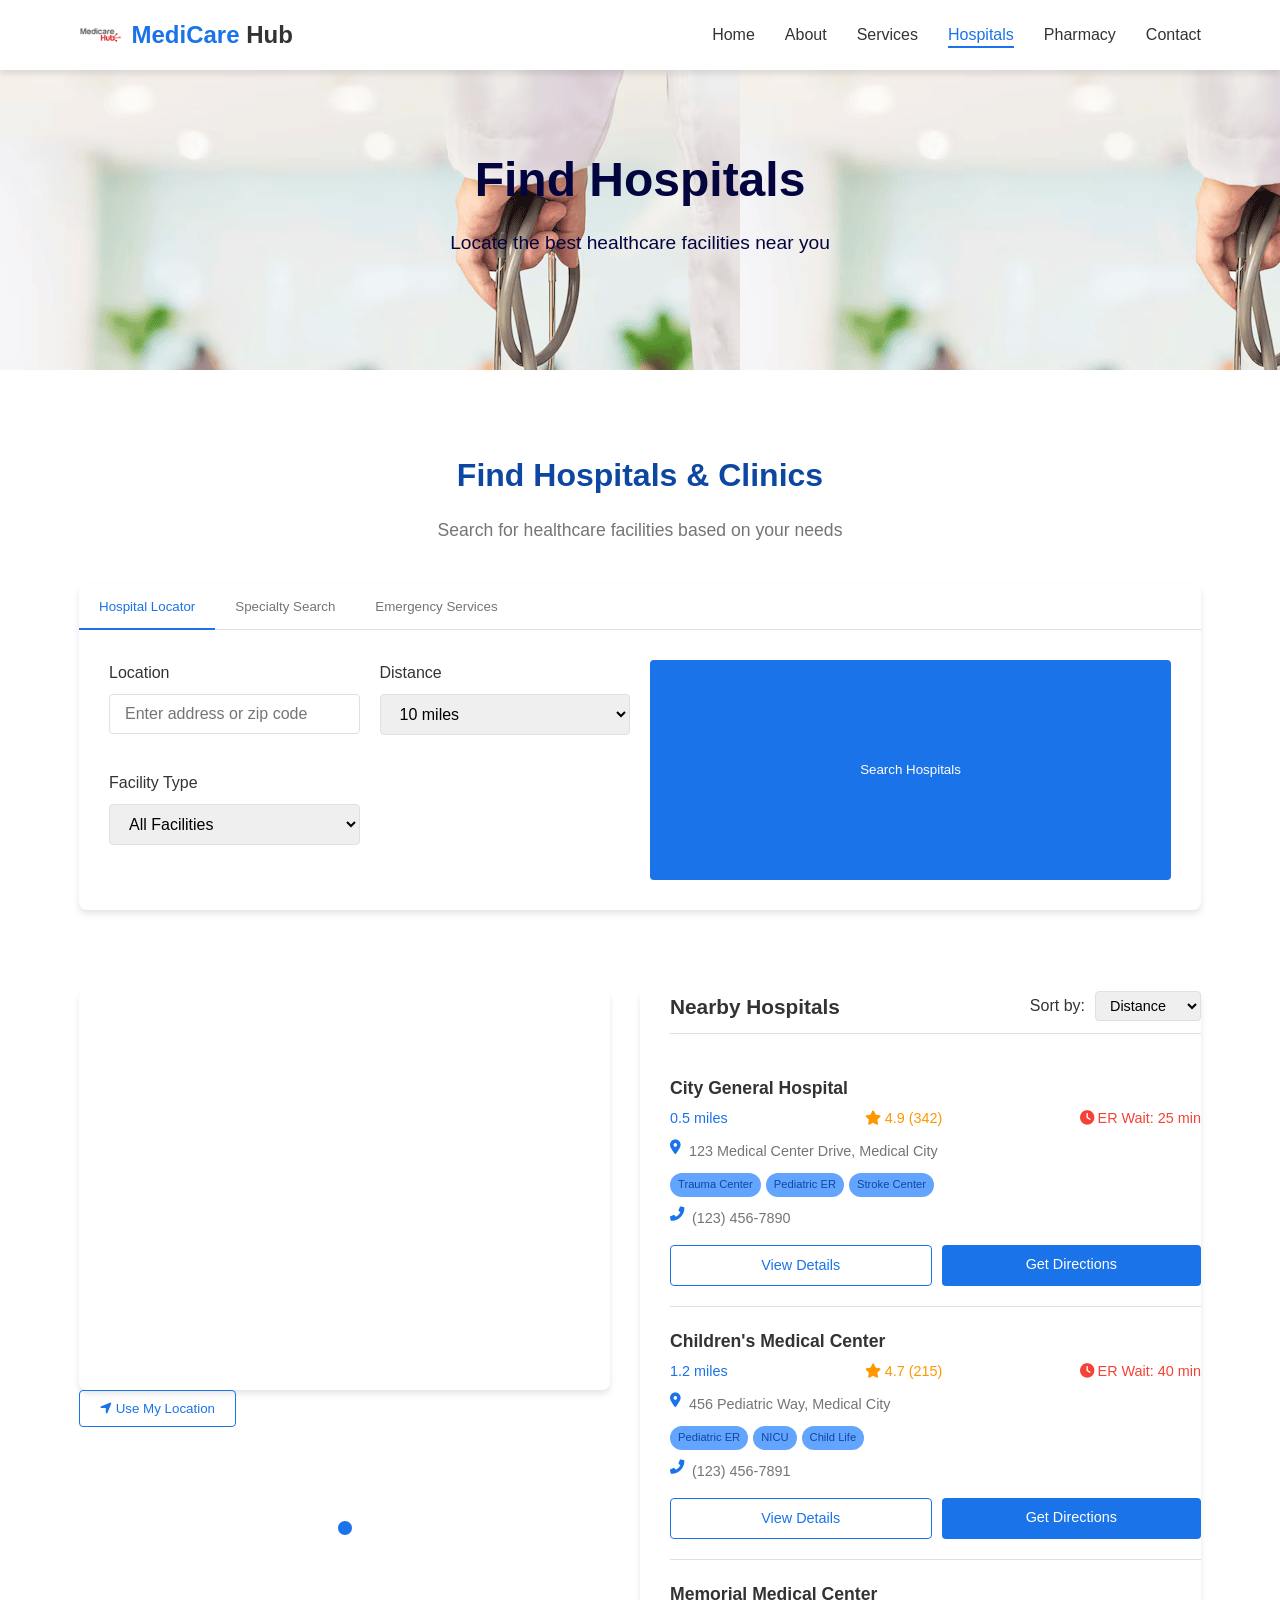
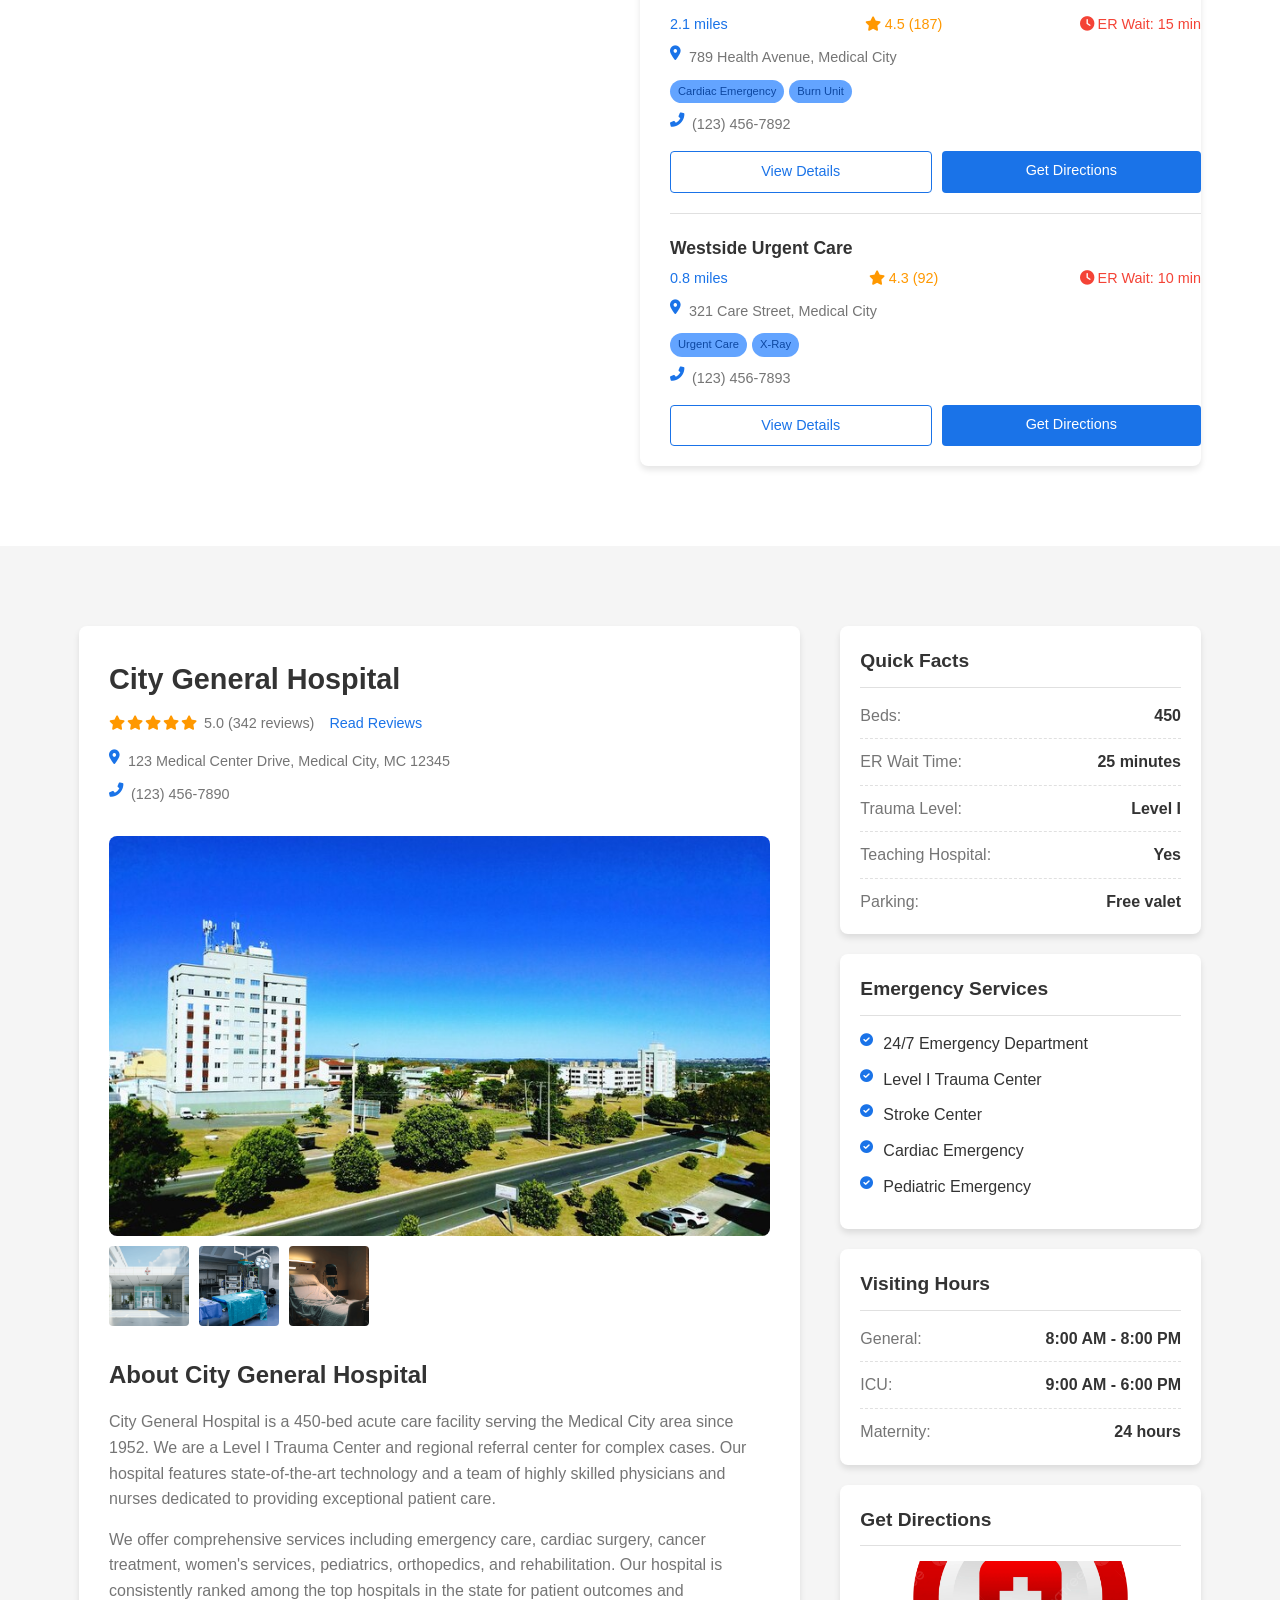
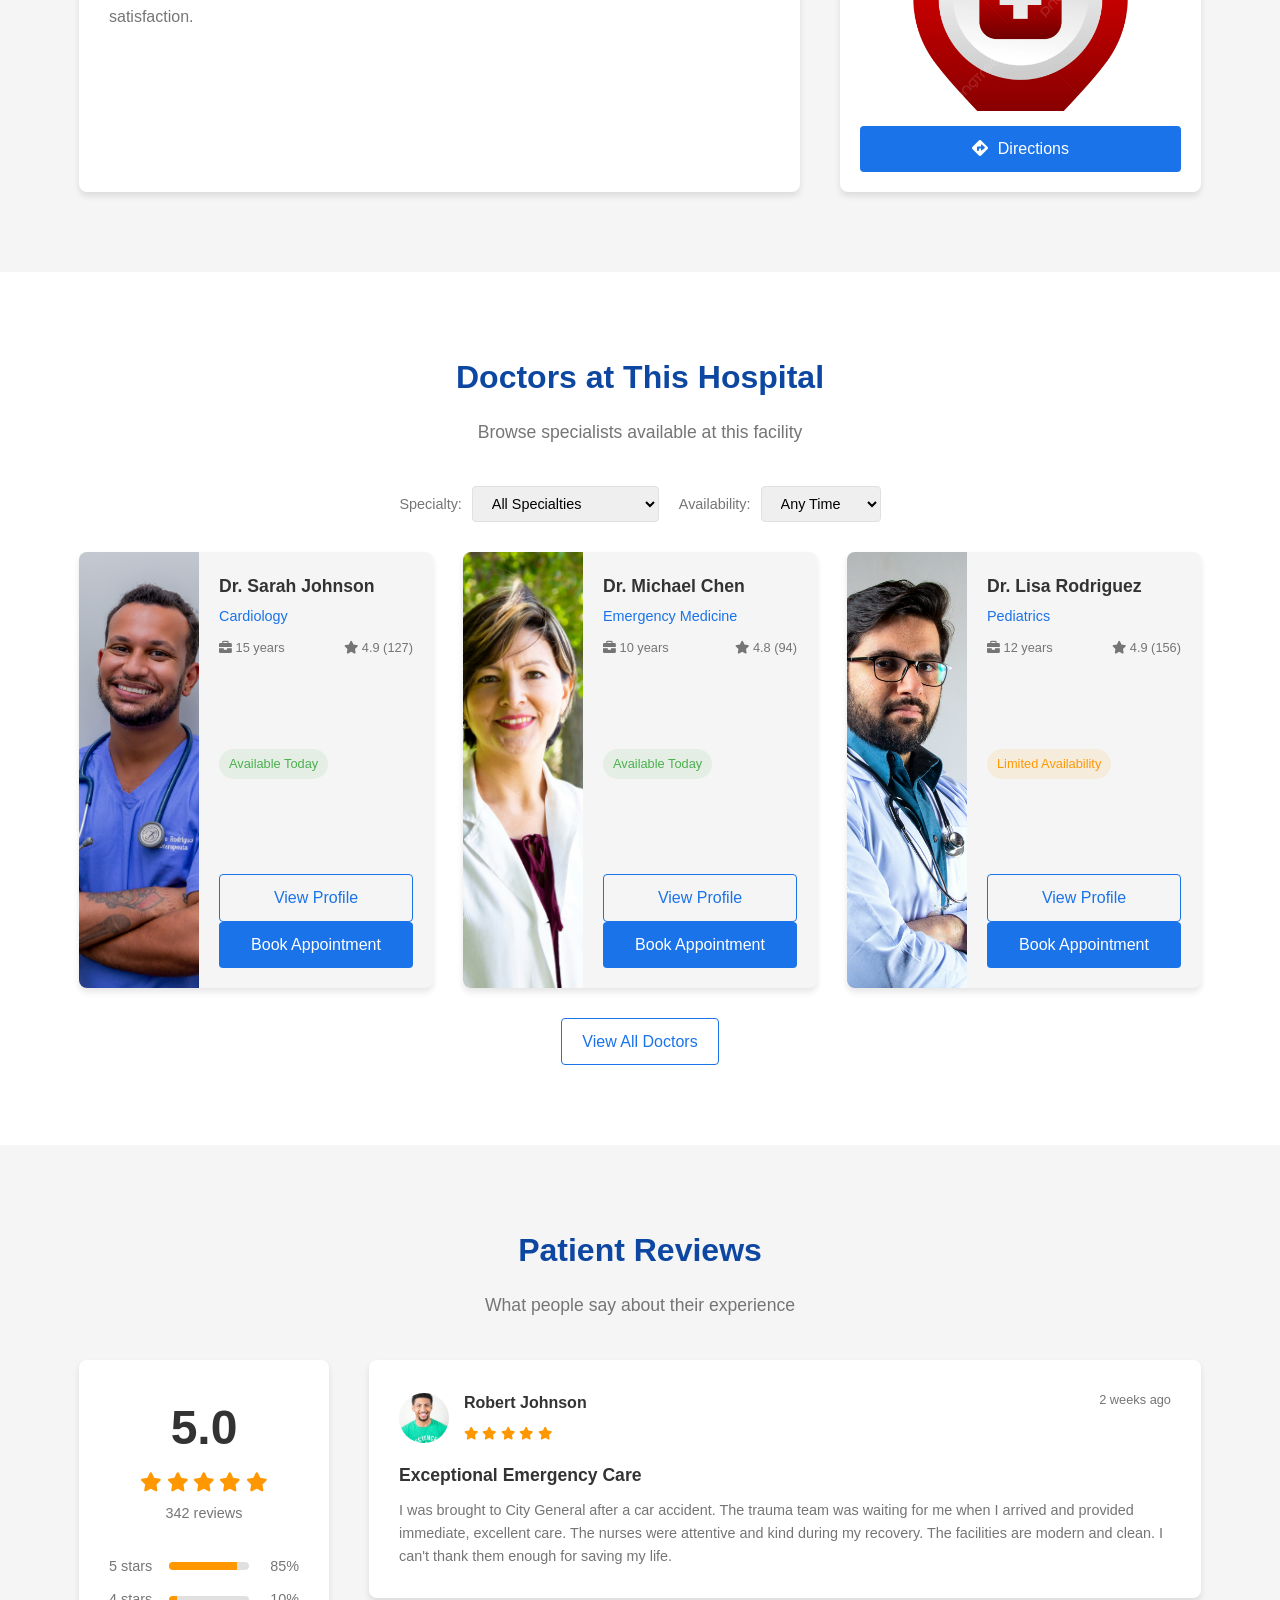
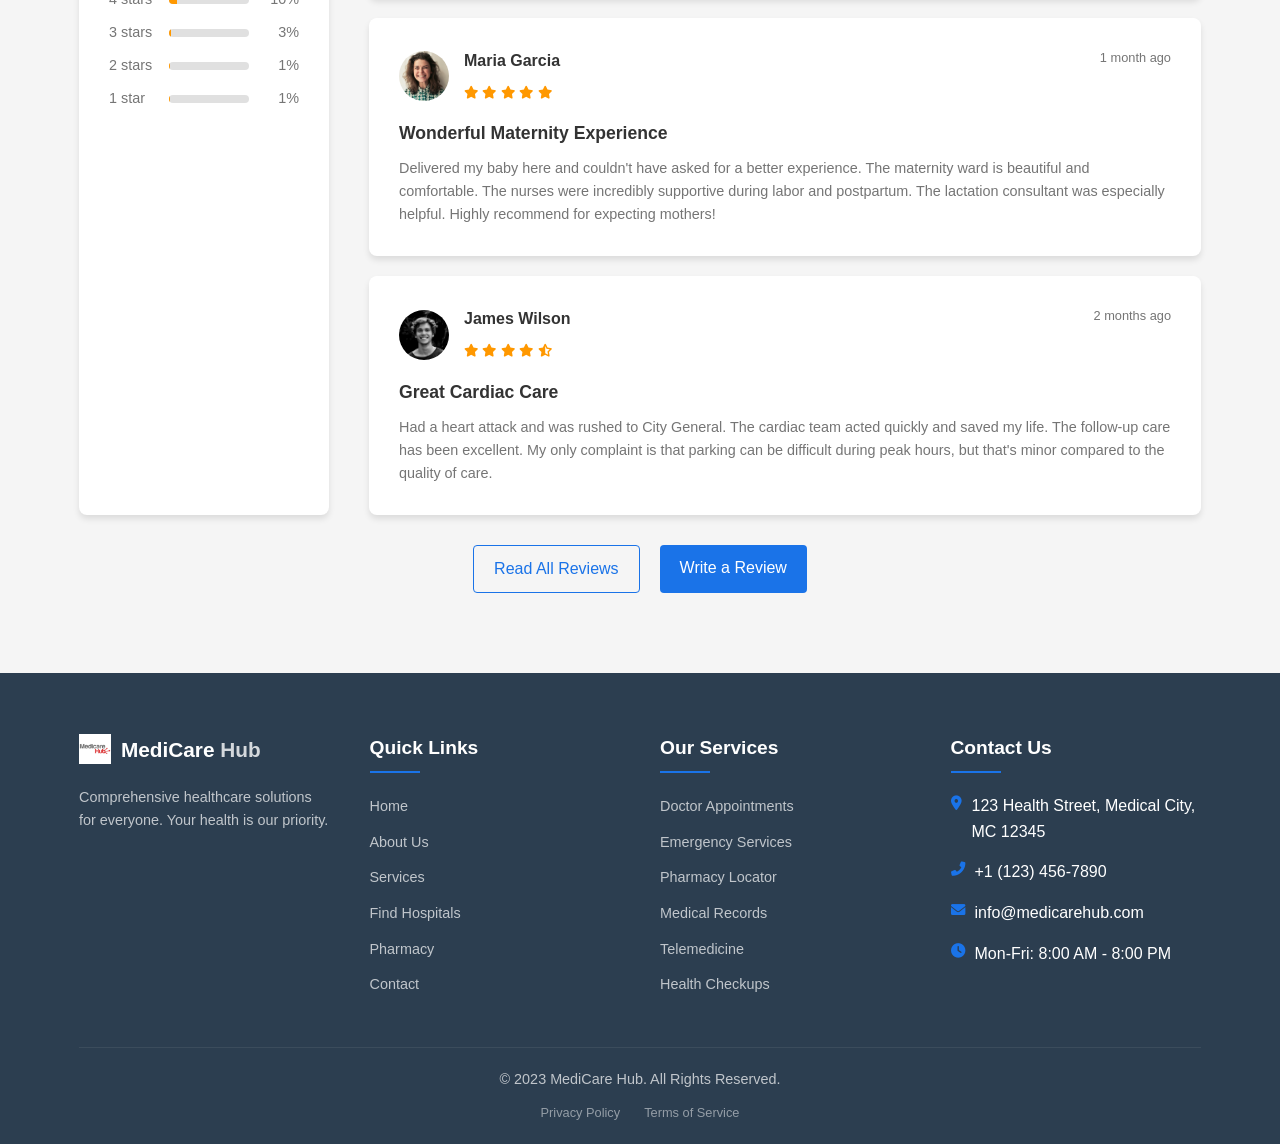
<file: hospitals.html>
<!DOCTYPE html>
<html lang="en">
<head>
    <meta charset="UTF-8">
    <meta name="viewport" content="width=device-width, initial-scale=1.0">
    <title>Find Hospitals - MediCare Hub</title>
    <link rel="stylesheet" href="css/style.css">
    <link rel="stylesheet" href="css/animations.css">
    <link rel="stylesheet" href="https://cdnjs.cloudflare.com/ajax/libs/font-awesome/6.0.0-beta3/css/all.min.css">
</head>
<body>
    <!-- Header Section -->
    <header class="header">
        <div class="container">
            <div class="logo">
                <img src="imges/medicure.png" alt="MediCare Hub Logo">
                <h1>MediCare <span>Hub</span></h1>
            </div>
            <nav class="navbar">
                <ul>
                    <li><a href="index.html">Home</a></li>
                    <li><a href="about.html">About</a></li>
                    <li><a href="services.html">Services</a></li>
                    <li><a href="hospitals.html" class="active">Hospitals</a></li>
                    <li><a href="pharmacy.html">Pharmacy</a></li>
                    <li><a href="contact.html">Contact</a></li>
                </ul>
            </nav>
            <div class="mobile-menu">
                <i class="fas fa-bars"></i>
            </div>
        </div>
    </header>

    <!-- Hospitals Hero Section -->
    <section class="page-hero hospitals-hero">
        <div class="container">
            <div class="hero-content">
                <h2 class="slide-in-left">Find Hospitals</h2>
                <p class="slide-in-right">Locate the best healthcare facilities near you</p>
            </div>
        </div>
    </section>

    <!-- Hospital Search Section -->
    <section class="hospital-search">
        <div class="container">
            <div class="section-title">
                <h3>Find Hospitals & Clinics</h3>
                <p>Search for healthcare facilities based on your needs</p>
            </div>
            <div class="search-tabs">
                <div class="tab-buttons">
                    <button class="tab-btn active" data-tab="hospital-locator">Hospital Locator</button>
                    <button class="tab-btn" data-tab="specialty-search">Specialty Search</button>
                    <button class="tab-btn" data-tab="emergency-services">Emergency Services</button>
                </div>
                <div class="tab-content active" id="hospital-locator">
                    <form id="hospitalLocatorForm">
                        <div class="form-row">
                            <div class="form-group">
                                <label for="hospital-location">Location</label>
                                <input type="text" id="hospital-location" placeholder="Enter address or zip code">
                            </div>
                            <div class="form-group">
                                <label for="hospital-distance">Distance</label>
                                <select id="hospital-distance">
                                    <option value="5">5 miles</option>
                                    <option value="10" selected>10 miles</option>
                                    <option value="25">25 miles</option>
                                    <option value="50">50 miles</option>
                                </select>
                            </div>
                            <div class="form-group">
                                <label for="hospital-type">Facility Type</label>
                                <select id="hospital-type">
                                    <option value="all">All Facilities</option>
                                    <option value="hospital">Hospitals</option>
                                    <option value="clinic">Clinics</option>
                                    <option value="urgent-care">Urgent Care</option>
                                    <option value="specialty">Specialty Centers</option>
                                </select>
                            </div>
                        </div>
                        <button type="submit" class="btn btn-primary">Search Hospitals</button>
                    </form>
                </div>
                <div class="tab-content" id="specialty-search">
                    <form id="specialtySearchForm">
                        <div class="form-row">
                            <div class="form-group">
                                <label for="specialty-type">Specialty</label>
                                <select id="specialty-type">
                                    <option value="">Select Specialty</option>
                                    <option value="cardiology">Cardiology</option>
                                    <option value="oncology">Oncology</option>
                                    <option value="pediatrics">Pediatrics</option>
                                    <option value="orthopedics">Orthopedics</option>
                                    <option value="neurology">Neurology</option>
                                    <option value="maternity">Maternity</option>
                                    <option value="rehabilitation">Rehabilitation</option>
                                </select>
                            </div>
                            <div class="form-group">
                                <label for="specialty-location">Location</label>
                                <input type="text" id="specialty-location" placeholder="Enter address or zip code">
                            </div>
                            <div class="form-group">
                                <label for="specialty-distance">Search Radius</label>
                                <select id="specialty-distance">
                                    <option value="10">10 miles</option>
                                    <option value="25" selected>25 miles</option>
                                    <option value="50">50 miles</option>
                                    <option value="100">100 miles</option>
                                </select>
                            </div>
                        </div>
                        <button type="submit" class="btn btn-primary">Search Specialty Centers</button>
                    </form>
                </div>
                <div class="tab-content" id="emergency-services">
                    <form id="emergencySearchForm">
                        <div class="form-row">
                            <div class="form-group">
                                <label for="emergency-location">Location</label>
                                <input type="text" id="emergency-location" placeholder="Enter address or zip code">
                            </div>
                            <div class="form-group">
                                <label for="emergency-type">Emergency Type</label>
                                <select id="emergency-type">
                                    <option value="general">General Emergency</option>
                                    <option value="trauma">Trauma Center</option>
                                    <option value="pediatric">Pediatric Emergency</option>
                                    <option value="cardiac">Cardiac Emergency</option>
                                    <option value="stroke">Stroke Center</option>
                                </select>
                            </div>
                            <div class="form-group">
                                <label for="emergency-distance">Search Radius</label>
                                <select id="emergency-distance">
                                    <option value="5">5 miles</option>
                                    <option value="10" selected>10 miles</option>
                                    <option value="25">25 miles</option>
                                </select>
                            </div>
                        </div>
                        <button type="submit" class="btn btn-primary">Find Emergency Care</button>
                    </form>
                </div>
            </div>
        </div>
    </section>

    <!-- Hospital Results Section -->
    <section class="hospital-results">
        <div class="container">
            <div class="results-container">
                <div class="results-map">
                    <div id="hospital-map-container">
                        <div class="map-container">
                            <iframe src="https://www.google.com/maps/embed?pb=!1m18!1m12!1m3!1d3022.215373510557!2d-73.98784492416492!3d40.74844097138948!2m3!1f0!2f0!3f0!3m2!1i1024!2i768!4f13.1!3m3!1m2!1s0x0%3A0x0!2zNDDCsDQ0JzU0LjQiTiA3M8KwNTknMTkuMyJX!5e0!3m2!1sen!2sus!4v1623256789012!5m2!1sen!2sus" width="100%" height="450" style="border:0;" allowfullscreen="" loading="lazy"></iframe>
                        </div>
                        <div class="location-picker"></div>
                    </div>
                    <button id="hospital-locate-me" class="btn btn-outline">
                        <i class="fas fa-location-arrow"></i> Use My Location
                    </button>
                </div>
                <div class="results-list">
                    <div class="results-header">
                        <h4>Nearby Hospitals</h4>
                        <div class="sort-options">
                            <span>Sort by:</span>
                            <select id="hospital-sort">
                                <option value="distance">Distance</option>
                                <option value="rating">Rating</option>
                                <option value="wait-time">Wait Time</option>
                                <option value="name">Name</option>
                            </select>
                        </div>
                    </div>
                    <div id="hospital-list">
                        <!-- Hospitals will be populated by JavaScript -->
                        <div class="hospital-card">
                            <div class="hospital-info">
                                <h5>City General Hospital</h5>
                                <div class="hospital-meta">
                                    <span class="distance">0.5 miles</span>
                                    <span class="rating">
                                        <i class="fas fa-star"></i>
                                        <i class="fas fa-star"></i>
                                        <i class="fas fa-star"></i>
                                        <i class="fas fa-star"></i>
                                        <i class="fas fa-star"></i>
                                        5.0 (342)
                                    </span>
                                    <span class="wait-time">
                                        <i class="fas fa-clock"></i> ER Wait: 25 min
                                    </span>
                                </div>
                                <div class="hospital-address">
                                    <i class="fas fa-map-marker-alt"></i> 123 Medical Center Drive, Medical City, MC 12345
                                </div>
                                <div class="hospital-services">
                                    <span class="badge">Trauma Center</span>
                                    <span class="badge">Pediatric ER</span>
                                    <span class="badge">Stroke Center</span>
                                </div>
                                <div class="hospital-phone">
                                    <i class="fas fa-phone-alt"></i> (123) 456-7890
                                </div>
                            </div>
                            <div class="hospital-actions">
                                <a href="#" class="btn btn-outline">View Details</a>
                                <a href="#" class="btn btn-primary">Get Directions</a>
                            </div>
                        </div>
                        <div class="hospital-card">
                            <div class="hospital-info">
                                <h5>Children's Medical Center</h5>
                                <div class="hospital-meta">
                                    <span class="distance">1.2 miles</span>
                                    <span class="rating">
                                        <i class="fas fa-star"></i>
                                        <i class="fas fa-star"></i>
                                        <i class="fas fa-star"></i>
                                        <i class="fas fa-star"></i>
                                        <i class="fas fa-star-half-alt"></i>
                                        4.7 (215)
                                    </span>
                                    <span class="wait-time">
                                        <i class="fas fa-clock"></i> ER Wait: 40 min
                                    </span>
                                </div>
                                <div class="hospital-address">
                                    <i class="fas fa-map-marker-alt"></i> 456 Pediatric Way, Medical City, MC 12345
                                </div>
                                <div class="hospital-services">
                                    <span class="badge">Pediatric ER</span>
                                    <span class="badge">NICU</span>
                                    <span class="badge">Child Life</span>
                                </div>
                                <div class="hospital-phone">
                                    <i class="fas fa-phone-alt"></i> (123) 456-7891
                                </div>
                            </div>
                            <div class="hospital-actions">
                                <a href="#" class="btn btn-outline">View Details</a>
                                <a href="#" class="btn btn-primary">Get Directions</a>
                            </div>
                        </div>
                    </div>
                </div>
            </div>
        </div>
    </section>

    <!-- Hospital Details Section -->
    <section class="hospital-details">
        <div class="container">
            <div class="details-container">
                <div class="hospital-main">
                    <div class="hospital-header">
                        <h3>City General Hospital</h3>
                        <div class="hospital-rating">
                            <div class="stars">
                                <i class="fas fa-star"></i>
                                <i class="fas fa-star"></i>
                                <i class="fas fa-star"></i>
                                <i class="fas fa-star"></i>
                                <i class="fas fa-star"></i>
                                <span>5.0 (342 reviews)</span>
                            </div>
                            <a href="#reviews" class="review-link">Read Reviews</a>
                        </div>
                        <div class="hospital-address">
                            <i class="fas fa-map-marker-alt"></i> 123 Medical Center Drive, Medical City, MC 12345
                        </div>
                        <div class="hospital-phone">
                            <i class="fas fa-phone-alt"></i> (123) 456-7890
                        </div>
                    </div>
                    <div class="hospital-gallery">
                        <div class="main-image">
                            <img src="imges/gen.jpg" alt="City General Hospital">
                        </div>
                        <div class="thumbnail-images">
                            <img src="imges/entrance.png" alt="Hospital Entrance">
                            <img src="imges/emg.png" alt="Emergency Room">
                            <img src="imges/pat.png" alt="Patient Room">
                        </div>
                    </div>
                    <div class="hospital-description">
                        <h4>About City General Hospital</h4>
                        <p>City General Hospital is a 450-bed acute care facility serving the Medical City area since 1952. We are a Level I Trauma Center and regional referral center for complex cases. Our hospital features state-of-the-art technology and a team of highly skilled physicians and nurses dedicated to providing exceptional patient care.</p>
                        <p>We offer comprehensive services including emergency care, cardiac surgery, cancer treatment, women's services, pediatrics, orthopedics, and rehabilitation. Our hospital is consistently ranked among the top hospitals in the state for patient outcomes and satisfaction.</p>
                    </div>
                </div>
                <div class="hospital-sidebar">
                    <div class="sidebar-card">
                        <h4>Quick Facts</h4>
                        <ul class="facts-list">
                            <li>
                                <span class="fact-label">Beds:</span>
                                <span class="fact-value">450</span>
                            </li>
                            <li>
                                <span class="fact-label">ER Wait Time:</span>
                                <span class="fact-value">25 minutes</span>
                            </li>
                            <li>
                                <span class="fact-label">Trauma Level:</span>
                                <span class="fact-value">Level I</span>
                            </li>
                            <li>
                                <span class="fact-label">Teaching Hospital:</span>
                                <span class="fact-value">Yes</span>
                            </li>
                            <li>
                                <span class="fact-label">Parking:</span>
                                <span class="fact-value">Free valet</span>
                            </li>
                        </ul>
                    </div>
                    <div class="sidebar-card">
                        <h4>Emergency Services</h4>
                        <ul class="services-list">
                            <li><i class="fas fa-check-circle"></i> 24/7 Emergency Department</li>
                            <li><i class="fas fa-check-circle"></i> Level I Trauma Center</li>
                            <li><i class="fas fa-check-circle"></i> Stroke Center</li>
                            <li><i class="fas fa-check-circle"></i> Cardiac Emergency</li>
                            <li><i class="fas fa-check-circle"></i> Pediatric Emergency</li>
                        </ul>
                    </div>
                    <div class="sidebar-card">
                        <h4>Visiting Hours</h4>
                        <ul class="hours-list">
                            <li>
                                <span class="hours-label">General:</span>
                                <span class="hours-value">8:00 AM - 8:00 PM</span>
                            </li>
                            <li>
                                <span class="hours-label">ICU:</span>
                                <span class="hours-value">9:00 AM - 6:00 PM</span>
                            </li>
                            <li>
                                <span class="hours-label">Maternity:</span>
                                <span class="hours-value">24 hours</span>
                            </li>
                        </ul>
                    </div>
                    <div class="sidebar-card">
                        <h4>Get Directions</h4>
                        <div class="mini-map">
                            <img src="imges/map1.png" alt="Hospital Location">
                        </div>
                        <a href="#" class="btn btn-primary btn-block">
                            <i class="fas fa-directions"></i> Directions
                        </a>
                    </div>
                </div>
            </div>
        </div>
    </section>

    <!-- Doctors Section -->
    <section class="hospital-doctors">
        <div class="container">
            <div class="section-title">
                <h3>Doctors at This Hospital</h3>
                <p>Browse specialists available at this facility</p>
            </div>
            <div class="doctors-filter">
                <div class="filter-group">
                    <label for="doctor-specialty">Specialty:</label>
                    <select id="doctor-specialty">
                        <option value="all">All Specialties</option>
                        <option value="cardiology">Cardiology</option>
                        <option value="emergency">Emergency Medicine</option>
                        <option value="pediatrics">Pediatrics</option>
                        <option value="surgery">Surgery</option>
                    </select>
                </div>
                <div class="filter-group">
                    <label for="doctor-availability">Availability:</label>
                    <select id="doctor-availability">
                        <option value="all">Any Time</option>
                        <option value="today">Today</option>
                        <option value="week">This Week</option>
                        <option value="weekend">Weekend</option>
                    </select>
                </div>
            </div>
            <div class="doctors-grid">
                <div class="doctor-card">
                    <div class="doctor-image">
                        <img src="imges/DOC1 (1).jpg" alt="Dr. Sarah Johnson">
                    </div>
                    <div class="doctor-info">
                        <h4>Dr. Sarah Johnson</h4>
                        <p class="specialty">Cardiology</p>
                        <div class="doctor-meta">
                            <span class="experience">
                                <i class="fas fa-briefcase"></i> 15 years
                            </span>
                            <span class="rating">
                                <i class="fas fa-star"></i> 4.9 (127)
                            </span>
                        </div>
                        <div class="doctor-availability">
                            <span class="badge available">Available Today</span>
                        </div>
                        <a href="#" class="btn btn-outline">View Profile</a>
                        <a href="#" class="btn btn-primary">Book Appointment</a>
                    </div>
                </div>
                <div class="doctor-card">
                    <div class="doctor-image">
                        <img src="imges/DOC1 (2).jpg" alt="Dr. Michael Chen">
                    </div>
                    <div class="doctor-info">
                        <h4>Dr. Michael Chen</h4>
                        <p class="specialty">Emergency Medicine</p>
                        <div class="doctor-meta">
                            <span class="experience">
                                <i class="fas fa-briefcase"></i> 10 years
                            </span>
                            <span class="rating">
                                <i class="fas fa-star"></i> 4.8 (94)
                            </span>
                        </div>
                        <div class="doctor-availability">
                            <span class="badge available">Available Today</span>
                        </div>
                        <a href="#" class="btn btn-outline">View Profile</a>
                        <a href="#" class="btn btn-primary">Book Appointment</a>
                    </div>
                </div>
                <div class="doctor-card">
                    <div class="doctor-image">
                        <img src="imges/DOC1 (3).jpg" alt="Dr. Lisa Rodriguez">
                    </div>
                    <div class="doctor-info">
                        <h4>Dr. Lisa Rodriguez</h4>
                        <p class="specialty">Pediatrics</p>
                        <div class="doctor-meta">
                            <span class="experience">
                                <i class="fas fa-briefcase"></i> 12 years
                            </span>
                            <span class="rating">
                                <i class="fas fa-star"></i> 4.9 (156)
                            </span>
                        </div>
                        <div class="doctor-availability">
                            <span class="badge limited">Limited Availability</span>
                        </div>
                        <a href="#" class="btn btn-outline">View Profile</a>
                        <a href="#" class="btn btn-primary">Book Appointment</a>
                    </div>
                </div>
            </div>
            <div class="view-all">
                <a href="#" class="btn btn-outline">View All Doctors</a>
            </div>
        </div>
    </section>

    <!-- Reviews Section -->
    <section id="reviews" class="hospital-reviews">
        <div class="container">
            <div class="section-title">
                <h3>Patient Reviews</h3>
                <p>What people say about their experience</p>
            </div>
            <div class="reviews-container">
                <div class="reviews-summary">
                    <div class="overall-rating">
                        <div class="rating-number">5.0</div>
                        <div class="rating-stars">
                            <i class="fas fa-star"></i>
                            <i class="fas fa-star"></i>
                            <i class="fas fa-star"></i>
                            <i class="fas fa-star"></i>
                            <i class="fas fa-star"></i>
                        </div>
                        <div class="rating-count">342 reviews</div>
                    </div>
                    <div class="rating-bars">
                        <div class="rating-bar">
                            <span class="star-count">5 stars</span>
                            <div class="bar-container">
                                <div class="bar" style="width: 85%;"></div>
                            </div>
                            <span class="percentage">85%</span>
                        </div>
                        <div class="rating-bar">
                            <span class="star-count">4 stars</span>
                            <div class="bar-container">
                                <div class="bar" style="width: 10%;"></div>
                            </div>
                            <span class="percentage">10%</span>
                        </div>
                        <div class="rating-bar">
                            <span class="star-count">3 stars</span>
                            <div class="bar-container">
                                <div class="bar" style="width: 3%;"></div>
                            </div>
                            <span class="percentage">3%</span>
                        </div>
                        <div class="rating-bar">
                            <span class="star-count">2 stars</span>
                            <div class="bar-container">
                                <div class="bar" style="width: 1%;"></div>
                            </div>
                            <span class="percentage">1%</span>
                        </div>
                        <div class="rating-bar">
                            <span class="star-count">1 star</span>
                            <div class="bar-container">
                                <div class="bar" style="width: 1%;"></div>
                            </div>
                            <span class="percentage">1%</span>
                        </div>
                    </div>
                </div>
                <div class="reviews-list">
                    <div class="review-card">
                        <div class="review-header">
                            <div class="reviewer">
                                <img src="imges/Patient1 (1).jpg" alt="Robert Johnson">
                                <div class="reviewer-info">
                                    <h5>Robert Johnson</h5>
                                    <div class="review-rating">
                                        <i class="fas fa-star"></i>
                                        <i class="fas fa-star"></i>
                                        <i class="fas fa-star"></i>
                                        <i class="fas fa-star"></i>
                                        <i class="fas fa-star"></i>
                                    </div>
                                </div>
                            </div>
                            <div class="review-date">2 weeks ago</div>
                        </div>
                        <div class="review-content">
                            <h4>Exceptional Emergency Care</h4>
                            <p>I was brought to City General after a car accident. The trauma team was waiting for me when I arrived and provided immediate, excellent care. The nurses were attentive and kind during my recovery. The facilities are modern and clean. I can't thank them enough for saving my life.</p>
                        </div>
                    </div>
                    <div class="review-card">
                        <div class="review-header">
                            <div class="reviewer">
                                <img src="imges/Patient1 (2).jpg" alt="Maria Garcia">
                                <div class="reviewer-info">
                                    <h5>Maria Garcia</h5>
                                    <div class="review-rating">
                                        <i class="fas fa-star"></i>
                                        <i class="fas fa-star"></i>
                                        <i class="fas fa-star"></i>
                                        <i class="fas fa-star"></i>
                                        <i class="fas fa-star"></i>
                                    </div>
                                </div>
                            </div>
                            <div class="review-date">1 month ago</div>
                        </div>
                        <div class="review-content">
                            <h4>Wonderful Maternity Experience</h4>
                            <p>Delivered my baby here and couldn't have asked for a better experience. The maternity ward is beautiful and comfortable. The nurses were incredibly supportive during labor and postpartum. The lactation consultant was especially helpful. Highly recommend for expecting mothers!</p>
                        </div>
                    </div>
                    <div class="review-card">
                        <div class="review-header">
                            <div class="reviewer">
                                <img src="imges/Patient 3.jpg" alt="James Wilson">
                                <div class="reviewer-info">
                                    <h5>James Wilson</h5>
                                    <div class="review-rating">
                                        <i class="fas fa-star"></i>
                                        <i class="fas fa-star"></i>
                                        <i class="fas fa-star"></i>
                                        <i class="fas fa-star"></i>
                                        <i class="fas fa-star-half-alt"></i>
                                    </div>
                                </div>
                            </div>
                            <div class="review-date">2 months ago</div>
                        </div>
                        <div class="review-content">
                            <h4>Great Cardiac Care</h4>
                            <p>Had a heart attack and was rushed to City General. The cardiac team acted quickly and saved my life. The follow-up care has been excellent. My only complaint is that parking can be difficult during peak hours, but that's minor compared to the quality of care.</p>
                        </div>
                    </div>
                </div>
            </div>
            <div class="review-actions">
                <a href="#" class="btn btn-outline">Read All Reviews</a>
                <a href="#" class="btn btn-primary">Write a Review</a>
            </div>
        </div>
    </section>

    <!-- Footer Section -->
    <footer class="footer">
        <div class="container">
            <div class="footer-grid">
                <div class="footer-about">
                    <div class="logo">
                        <img src="imges/medicure.png" alt="MediCare Hub Logo">
                        <h1>MediCare <span>Hub</span></h1>
                    </div>
                    <p>Comprehensive healthcare solutions for everyone. Your health is our priority.</p>
                    <div class="social-links">
                        <a href="#"><i class="fab fa-facebook-f"></i></a>
                        <a href="#"><i class="fab fa-twitter"></i></a>
                        <a href="#"><i class="fab fa-instagram"></i></a>
                        <a href="#"><i class="fab fa-linkedin-in"></i></a>
                    </div>
                </div>
                <div class="footer-links">
                    <h4>Quick Links</h4>
                    <ul>
                        <li><a href="index.html">Home</a></li>
                        <li><a href="about.html">About Us</a></li>
                        <li><a href="services.html">Services</a></li>
                        <li><a href="hospitals.html">Find Hospitals</a></li>
                        <li><a href="pharmacy.html">Pharmacy</a></li>
                        <li><a href="contact.html">Contact</a></li>
                    </ul>
                </div>
                <div class="footer-services">
                    <h4>Our Services</h4>
                    <ul>
                        <li><a href="#">Doctor Appointments</a></li>
                        <li><a href="#">Emergency Services</a></li>
                        <li><a href="#">Pharmacy Locator</a></li>
                        <li><a href="#">Medical Records</a></li>
                        <li><a href="#">Telemedicine</a></li>
                        <li><a href="#">Health Checkups</a></li>
                    </ul>
                </div>
                <div class="footer-contact">
                    <h4>Contact Us</h4>
                    <ul>
                        <li><i class="fas fa-map-marker-alt"></i> 123 Health Street, Medical City, MC 12345</li>
                        <li><i class="fas fa-phone-alt"></i> +1 (123) 456-7890</li>
                        <li><i class="fas fa-envelope"></i> info@medicarehub.com</li>
                        <li><i class="fas fa-clock"></i> Mon-Fri: 8:00 AM - 8:00 PM</li>
                    </ul>
                </div>
            </div>
            <div class="footer-bottom">
                <p>&copy; 2023 MediCare Hub. All Rights Reserved.</p>
                <div class="footer-legal">
                    <a href="#">Privacy Policy</a>
                    <a href="#">Terms of Service</a>
                </div>
            </div>
        </div>
    </footer>

    <script src="js/main.js"></script>
    <script src="js/hospitals.js"></script>
</body>
</html>
</file>
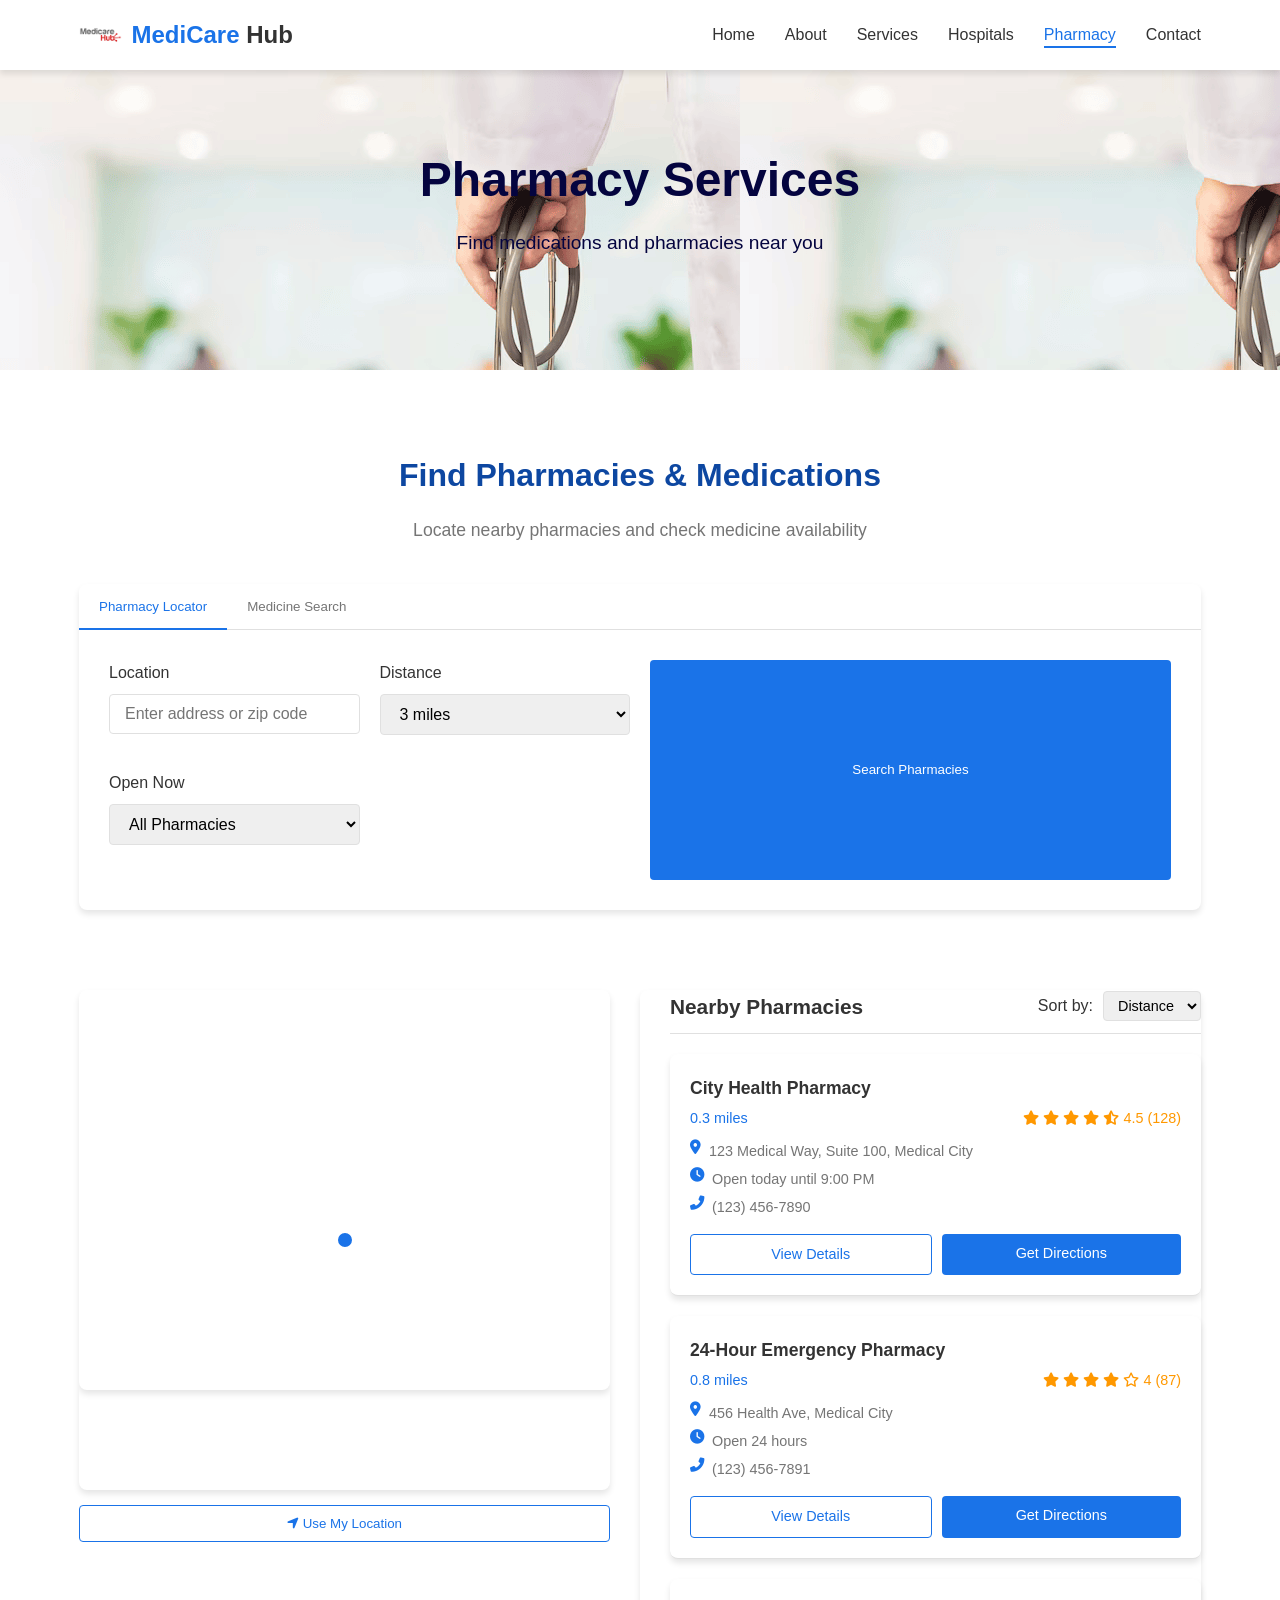
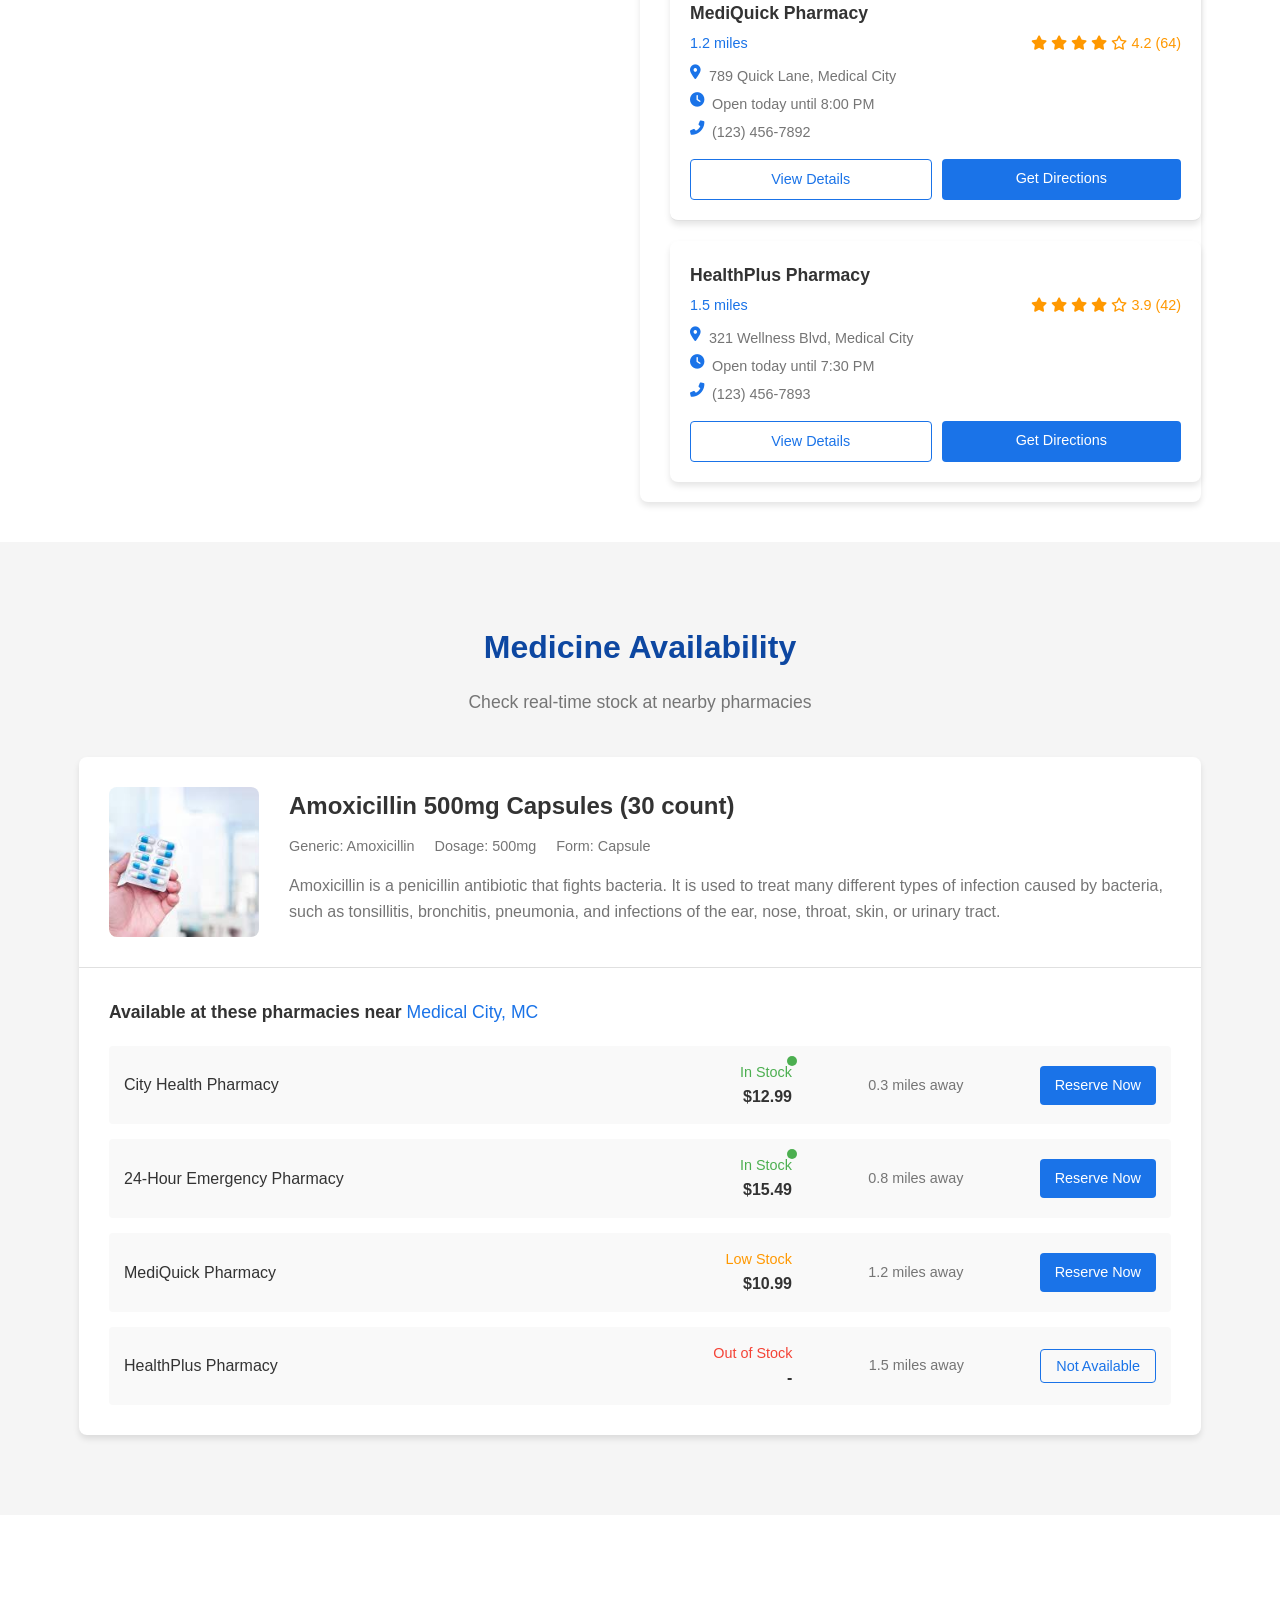
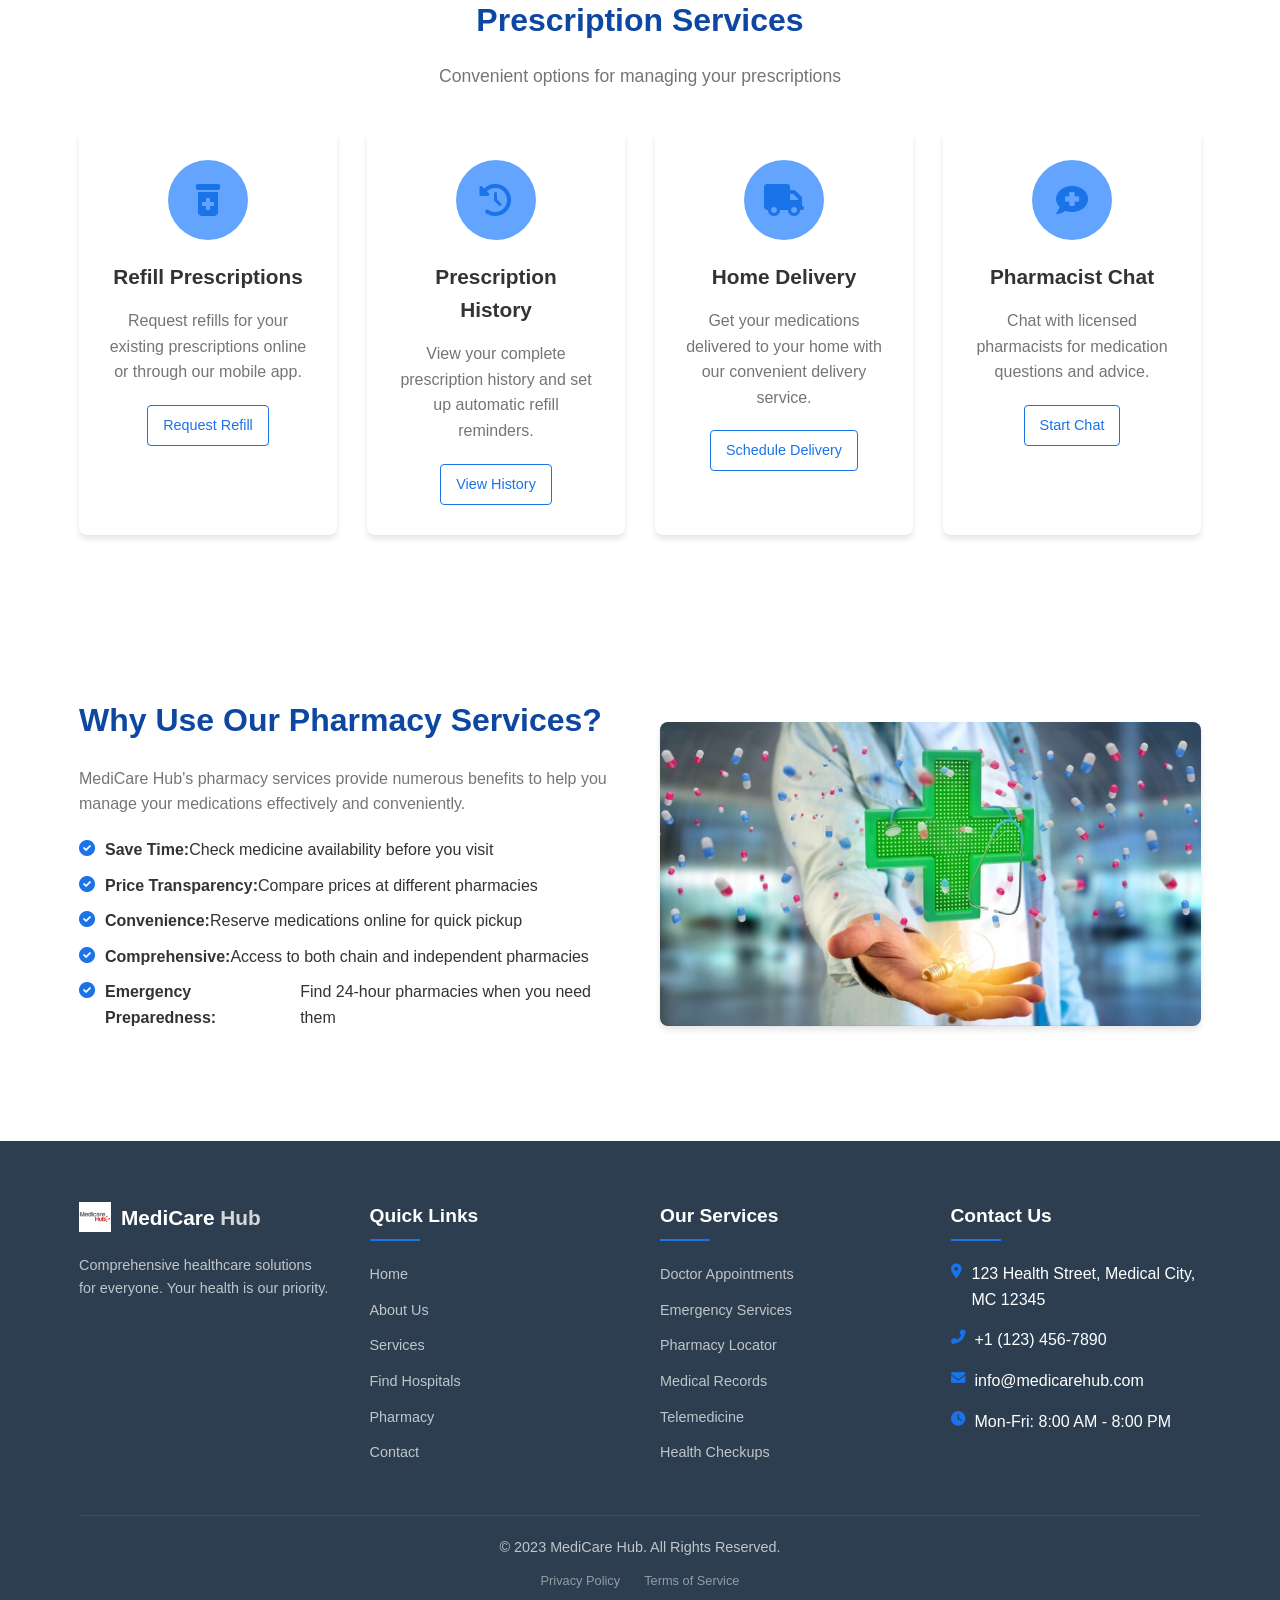
<file: pharmacy.html>
<!DOCTYPE html>
<html lang="en">
<head>
    <meta charset="UTF-8">
    <meta name="viewport" content="width=device-width, initial-scale=1.0">
    <title>Pharmacy Services - MediCare Hub</title>
    <link rel="stylesheet" href="css/style.css">
    <link rel="stylesheet" href="css/animations.css">
    <link rel="stylesheet" href="https://cdnjs.cloudflare.com/ajax/libs/font-awesome/6.0.0-beta3/css/all.min.css">
</head>
<body>
    <!-- Header Section -->
    <header class="header">
        <div class="container">
            <div class="logo">
                <img src="imges/medicure.png" alt="MediCare Hub Logo">
                <h1>MediCare <span>Hub</span></h1>
            </div>
            <nav class="navbar">
                <ul>
                    <li><a href="index.html">Home</a></li>
                    <li><a href="about.html">About</a></li>
                    <li><a href="services.html">Services</a></li>
                    <li><a href="hospitals.html">Hospitals</a></li>
                    <li><a href="pharmacy.html" class="active">Pharmacy</a></li>
                    <li><a href="contact.html">Contact</a></li>
                </ul>
            </nav>
            <div class="mobile-menu">
                <i class="fas fa-bars"></i>
            </div>
        </div>
    </header>

    <!-- Pharmacy Hero Section -->
    <section class="page-hero pharmacy-hero">
        <div class="container">
            <div class="hero-content">
                <h2 class="slide-in-left">Pharmacy Services</h2>
                <p class="slide-in-right">Find medications and pharmacies near you</p>
            </div>
        </div>
    </section>

    <!-- Pharmacy Search Section -->
    <section class="pharmacy-search">
        <div class="container">
            <div class="section-title">
                <h3>Find Pharmacies & Medications</h3>
                <p>Locate nearby pharmacies and check medicine availability</p>
            </div>
            <div class="search-tabs">
                <div class="tab-buttons">
                    <button class="tab-btn active" data-tab="pharmacy-locator">Pharmacy Locator</button>
                    <button class="tab-btn" data-tab="medicine-search">Medicine Search</button>
                </div>
                <div class="tab-content active" id="pharmacy-locator">
                    <form id="pharmacyLocatorForm">
                        <div class="form-row">
                            <div class="form-group">
                                <label for="pharmacy-location">Location</label>
                                <input type="text" id="pharmacy-location" placeholder="Enter address or zip code">
                            </div>
                            <div class="form-group">
                                <label for="pharmacy-distance">Distance</label>
                                <select id="pharmacy-distance">
                                    <option value="1">1 mile</option>
                                    <option value="3" selected>3 miles</option>
                                    <option value="5">5 miles</option>
                                    <option value="10">10 miles</option>
                                    <option value="25">25 miles</option>
                                </select>
                            </div>
                            <div class="form-group">
                                <label for="pharmacy-open-now">Open Now</label>
                                <select id="pharmacy-open-now">
                                    <option value="all">All Pharmacies</option>
                                    <option value="open">Open Now</option>
                                    <option value="24h">24 Hour Pharmacies</option>
                                </select>
                            </div>
                        </div>
                        <button type="submit" class="btn btn-primary">Search Pharmacies</button>
                    </form>
                </div>
                <div class="tab-content" id="medicine-search">
                    <form id="medicineSearchForm">
                        <div class="form-row">
                            <div class="form-group">
                                <label for="medicine-name">Medicine Name</label>
                                <input type="text" id="medicine-name" placeholder="Enter medicine name">
                            </div>
                            <div class="form-group">
                                <label for="medicine-location">Location</label>
                                <input type="text" id="medicine-location" placeholder="Enter address or zip code">
                            </div>
                            <div class="form-group">
                                <label for="medicine-distance">Search Radius</label>
                                <select id="medicine-distance">
                                    <option value="1">1 mile</option>
                                    <option value="3" selected>3 miles</option>
                                    <option value="5">5 miles</option>
                                    <option value="10">10 miles</option>
                                </select>
                            </div>
                        </div>
                        <button type="submit" class="btn btn-primary">Search Medicine</button>
                    </form>
                </div>
            </div>
        </div>
    </section>

    <!-- Pharmacy Results Section -->
    <section class="pharmacy-results">
        <div class="container">
            <div class="results-container">
                <div class="results-map">
                    <div id="pharmacy-map-container">
                        <div class="map-container">
                            <iframe src="https://www.google.com/maps/embed?pb=!1m18!1m12!1m3!1d3022.215373510557!2d-73.98784492416492!3d40.74844097138948!2m3!1f0!2f0!3f0!3m2!1i1024!2i768!4f13.1!3m3!1m2!1s0x0%3A0x0!2zNDDCsDQ0JzU0LjQiTiA3M8KwNTknMTkuMyJX!5e0!3m2!1sen!2sus!4v1623256789012!5m2!1sen!2sus" width="100%" height="450" style="border:0;" allowfullscreen="" loading="lazy"></iframe>
                        </div>
                        <div class="location-picker"></div>
                    </div>
                    <button id="pharmacy-locate-me" class="btn btn-outline">
                        <i class="fas fa-location-arrow"></i> Use My Location
                    </button>
                </div>
                <div class="results-list">
                    <div class="results-header">
                        <h4>Nearby Pharmacies</h4>
                        <div class="sort-options">
                            <span>Sort by:</span>
                            <select id="pharmacy-sort">
                                <option value="distance">Distance</option>
                                <option value="rating">Rating</option>
                                <option value="name">Name</option>
                            </select>
                        </div>
                    </div>
                    <div id="pharmacy-list">
                        <!-- Pharmacies will be populated by JavaScript -->
                        <div class="pharmacy-card">
                            <div class="pharmacy-info">
                                <h5>City Health Pharmacy</h5>
                                <div class="pharmacy-meta">
                                    <span class="distance">0.3 miles</span>
                                    <span class="rating">
                                        <i class="fas fa-star"></i>
                                        <i class="fas fa-star"></i>
                                        <i class="fas fa-star"></i>
                                        <i class="fas fa-star"></i>
                                        <i class="fas fa-star-half-alt"></i>
                                        4.5 (128)
                                    </span>
                                </div>
                                <div class="pharmacy-address">
                                    <i class="fas fa-map-marker-alt"></i> 123 Medical Way, Suite 100, Medical City, MC 12345
                                </div>
                                <div class="pharmacy-hours">
                                    <i class="fas fa-clock"></i> Open today until 9:00 PM
                                </div>
                                <div class="pharmacy-phone">
                                    <i class="fas fa-phone-alt"></i> (123) 456-7890
                                </div>
                            </div>
                            <div class="pharmacy-actions">
                                <a href="#" class="btn btn-outline">View Details</a>
                                <a href="#" class="btn btn-primary">Get Directions</a>
                            </div>
                        </div>
                        <div class="pharmacy-card">
                            <div class="pharmacy-info">
                                <h5>24-Hour Emergency Pharmacy</h5>
                                <div class="pharmacy-meta">
                                    <span class="distance">0.8 miles</span>
                                    <span class="rating">
                                        <i class="fas fa-star"></i>
                                        <i class="fas fa-star"></i>
                                        <i class="fas fa-star"></i>
                                        <i class="fas fa-star"></i>
                                        <i class="far fa-star"></i>
                                        4.0 (87)
                                    </span>
                                </div>
                                <div class="pharmacy-address">
                                    <i class="fas fa-map-marker-alt"></i> 456 Health Ave, Medical City, MC 12345
                                </div>
                                <div class="pharmacy-hours">
                                    <i class="fas fa-clock"></i> Open 24 hours
                                </div>
                                <div class="pharmacy-phone">
                                    <i class="fas fa-phone-alt"></i> (123) 456-7891
                                </div>
                            </div>
                            <div class="pharmacy-actions">
                                <a href="#" class="btn btn-outline">View Details</a>
                                <a href="#" class="btn btn-primary">Get Directions</a>
                            </div>
                        </div>
                    </div>
                </div>
            </div>
        </div>
    </section>

    <!-- Medicine Availability Section -->
    <section class="medicine-availability">
        <div class="container">
            <div class="section-title">
                <h3>Medicine Availability</h3>
                <p>Check real-time stock at nearby pharmacies</p>
            </div>
            <div class="medicine-search-results">
                <div class="medicine-details">
                    <div class="medicine-image">
                        <img src="imges/axi.jpg" alt="Medicine">
                    </div>
                    <div class="medicine-info">
                        <h4>Amoxicillin 500mg Capsules (30 count)</h4>
                        <div class="medicine-meta">
                            <span class="generic">Generic: Amoxicillin</span>
                            <span class="dosage">Dosage: 500mg</span>
                            <span class="form">Form: Capsule</span>
                        </div>
                        <div class="medicine-description">
                            <p>Amoxicillin is a penicillin antibiotic that fights bacteria. It is used to treat many different types of infection caused by bacteria, such as tonsillitis, bronchitis, pneumonia, and infections of the ear, nose, throat, skin, or urinary tract.</p>
                        </div>
                    </div>
                </div>
                <div class="pharmacy-availability">
                    <div class="availability-header">
                        <h5>Available at these pharmacies near <span id="location-display">Medical City, MC</span></h5>
                    </div>
                    <div class="availability-list">
                        <div class="availability-item">
                            <div class="pharmacy-name">City Health Pharmacy</div>
                            <div class="stock-info">
                                <span class="in-stock">In Stock</span>
                                <span class="price">$12.99</span>
                            </div>
                            <div class="pharmacy-distance">0.3 miles away</div>
                            <a href="#" class="btn btn-primary">Reserve Now</a>
                        </div>
                        <div class="availability-item">
                            <div class="pharmacy-name">24-Hour Emergency Pharmacy</div>
                            <div class="stock-info">
                                <span class="in-stock">In Stock</span>
                                <span class="price">$15.49</span>
                            </div>
                            <div class="pharmacy-distance">0.8 miles away</div>
                            <a href="#" class="btn btn-primary">Reserve Now</a>
                        </div>
                        <div class="availability-item">
                            <div class="pharmacy-name">MediQuick Pharmacy</div>
                            <div class="stock-info">
                                <span class="low-stock">Low Stock</span>
                                <span class="price">$10.99</span>
                            </div>
                            <div class="pharmacy-distance">1.2 miles away</div>
                            <a href="#" class="btn btn-primary">Reserve Now</a>
                        </div>
                        <div class="availability-item">
                            <div class="pharmacy-name">HealthPlus Pharmacy</div>
                            <div class="stock-info">
                                <span class="out-of-stock">Out of Stock</span>
                                <span class="price">-</span>
                            </div>
                            <div class="pharmacy-distance">1.5 miles away</div>
                            <button class="btn btn-outline" disabled>Not Available</button>
                        </div>
                    </div>
                </div>
            </div>
        </div>
    </section>

    <!-- Prescription Services Section -->
    <section class="prescription-services">
        <div class="container">
            <div class="section-title">
                <h3>Prescription Services</h3>
                <p>Convenient options for managing your prescriptions</p>
            </div>
            <div class="services-grid">
                <div class="service-card">
                    <div class="service-icon">
                        <i class="fas fa-prescription-bottle-alt"></i>
                    </div>
                    <h4>Refill Prescriptions</h4>
                    <p>Request refills for your existing prescriptions online or through our mobile app.</p>
                    <a href="#" class="btn btn-outline">Request Refill</a>
                </div>
                <div class="service-card">
                    <div class="service-icon">
                        <i class="fas fa-history"></i>
                    </div>
                    <h4>Prescription History</h4>
                    <p>View your complete prescription history and set up automatic refill reminders.</p>
                    <a href="#" class="btn btn-outline">View History</a>
                </div>
                <div class="service-card">
                    <div class="service-icon">
                        <i class="fas fa-truck"></i>
                    </div>
                    <h4>Home Delivery</h4>
                    <p>Get your medications delivered to your home with our convenient delivery service.</p>
                    <a href="#" class="btn btn-outline">Schedule Delivery</a>
                </div>
                <div class="service-card">
                    <div class="service-icon">
                        <i class="fas fa-comment-medical"></i>
                    </div>
                    <h4>Pharmacist Chat</h4>
                    <p>Chat with licensed pharmacists for medication questions and advice.</p>
                    <a href="#" class="btn btn-outline">Start Chat</a>
                </div>
            </div>
        </div>
    </section>

    <!-- Pharmacy Benefits Section -->
    <section class="pharmacy-benefits">
        <div class="container">
            <div class="benefits-content">
                <div class="benefits-text">
                    <h3>Why Use Our Pharmacy Services?</h3>
                    <p>MediCare Hub's pharmacy services provide numerous benefits to help you manage your medications effectively and conveniently.</p>
                    <ul>
                        <li><i class="fas fa-check-circle"></i> <strong>Save Time:</strong> Check medicine availability before you visit</li>
                        <li><i class="fas fa-check-circle"></i> <strong>Price Transparency:</strong> Compare prices at different pharmacies</li>
                        <li><i class="fas fa-check-circle"></i> <strong>Convenience:</strong> Reserve medications online for quick pickup</li>
                        <li><i class="fas fa-check-circle"></i> <strong>Comprehensive:</strong> Access to both chain and independent pharmacies</li>
                        <li><i class="fas fa-check-circle"></i> <strong>Emergency Preparedness:</strong> Find 24-hour pharmacies when you need them</li>
                    </ul>
                </div>
                <div class="benefits-image">
                    <img src="imges/benefits.jpg" alt="Pharmacy Benefits" class="zoom-in">
                </div>
            </div>
        </div>
    </section>

    <!-- Footer Section -->
    <footer class="footer">
        <div class="container">
            <div class="footer-grid">
                <div class="footer-about">
                    <div class="logo">
                        <img src="imges/medicure.png" alt="MediCare Hub Logo">
                        <h1>MediCare <span>Hub</span></h1>
                    </div>
                    <p>Comprehensive healthcare solutions for everyone. Your health is our priority.</p>
                    <div class="social-links">
                        <a href="#"><i class="fab fa-facebook-f"></i></a>
                        <a href="#"><i class="fab fa-twitter"></i></a>
                        <a href="#"><i class="fab fa-instagram"></i></a>
                        <a href="#"><i class="fab fa-linkedin-in"></i></a>
                    </div>
                </div>
                <div class="footer-links">
                    <h4>Quick Links</h4>
                    <ul>
                        <li><a href="index.html">Home</a></li>
                        <li><a href="about.html">About Us</a></li>
                        <li><a href="services.html">Services</a></li>
                        <li><a href="hospitals.html">Find Hospitals</a></li>
                        <li><a href="pharmacy.html">Pharmacy</a></li>
                        <li><a href="contact.html">Contact</a></li>
                    </ul>
                </div>
                <div class="footer-services">
                    <h4>Our Services</h4>
                    <ul>
                        <li><a href="#">Doctor Appointments</a></li>
                        <li><a href="#">Emergency Services</a></li>
                        <li><a href="#">Pharmacy Locator</a></li>
                        <li><a href="#">Medical Records</a></li>
                        <li><a href="#">Telemedicine</a></li>
                        <li><a href="#">Health Checkups</a></li>
                    </ul>
                </div>
                <div class="footer-contact">
                    <h4>Contact Us</h4>
                    <ul>
                        <li><i class="fas fa-map-marker-alt"></i> 123 Health Street, Medical City, MC 12345</li>
                        <li><i class="fas fa-phone-alt"></i> +1 (123) 456-7890</li>
                        <li><i class="fas fa-envelope"></i> info@medicarehub.com</li>
                        <li><i class="fas fa-clock"></i> Mon-Fri: 8:00 AM - 8:00 PM</li>
                    </ul>
                </div>
            </div>
            <div class="footer-bottom">
                <p>&copy; 2023 MediCare Hub. All Rights Reserved.</p>
                <div class="footer-legal">
                    <a href="#">Privacy Policy</a>
                    <a href="#">Terms of Service</a>
                </div>
            </div>
        </div>
    </footer>

    <script src="js/main.js"></script>
    <script src="js/pharmacy.js"></script>
</body>
</html>
</file>
<file: css/style.css>
/* Global Styles */
:root {
    --primary-color: #1a73e8;
    --primary-dark: #0d47a1;
    --primary-light: #63a4ff;
    --secondary-color: #f5f5f5;
    --white: #ffffff;
    --black: #333333;
    --gray: #757575;
    --light-gray: #e0e0e0;
    --success-color: #4caf50;
    --warning-color: #ff9800;
    --danger-color: #f44336;
    --shadow: 0 4px 6px rgba(0, 0, 0, 0.1);
    --transition: all 0.3s ease;
}

/* Reset default margins/padding */
body {
    margin: 0;
    padding: 0;
    max-width: 100%;
  }
  
  /* Container for your content (adjust class name if needed) */
  .container {
    padding: 0 16px;
    width: 100%;
    box-sizing: border-box;
  }

* {
    margin: 0;
    padding: 0;
    box-sizing: border-box;
}

body {
    font-family: 'Segoe UI', Tahoma, Geneva, Verdana, sans-serif;
    line-height: 1.6;
    color: var(--black);
    background-color: var(--white);
}

a {
    text-decoration: none;
    color: var(--primary-color);
    transition: var(--transition);
}

a:hover {
    color: var(--primary-dark);
}

img {
    max-width: 100%;
    height: auto;
}

ul {
    list-style: none;
}

.container {
    width: 90%;
    max-width: 1200px;
    margin: 0 auto;
    padding: 0 15px;
}

.btn {
    display: inline-block;
    padding: 10px 20px;
    border-radius: 4px;
    font-weight: 500;
    text-align: center;
    transition: var(--transition);
    cursor: pointer;
    border: none;
}

.btn-primary {
    background-color: var(--primary-color);
    color: var(--white);
}

.btn-primary:hover {
    background-color: var(--primary-dark);
    transform: translateY(-2px);
    box-shadow: var(--shadow);
}

.btn-secondary {
    background-color: var(--secondary-color);
    color: var(--black);
}

.btn-secondary:hover {
    background-color: #e0e0e0;
    transform: translateY(-2px);
    box-shadow: var(--shadow);
}

.btn-outline {
    background-color: transparent;
    border: 1px solid var(--primary-color);
    color: var(--primary-color);
}

.btn-outline:hover {
    background-color: var(--primary-color);
    color: var(--white);
    transform: translateY(-2px);
    box-shadow: var(--shadow);
}

.section-title {
    text-align: center;
    margin-bottom: 40px;
}

.section-title h3 {
    font-size: 2rem;
    color: var(--primary-dark);
    margin-bottom: 15px;
}

.section-title p {
    color: var(--gray);
    font-size: 1.1rem;
}

/* Header Styles */
.header {
    background-color: var(--white);
    box-shadow: var(--shadow);
    position: fixed;
    width: 100%;
    top: 0;
    left: 0;
    z-index: 1000;
    padding: 15px 0;
}

.header .container {
    display: flex;
    justify-content: space-between;
    align-items: center;
}

.logo {
    display: flex;
    align-items: center;
}

.logo img {
    height: 40px;
    margin-right: 10px;
}

.logo h1 {
    font-size: 1.5rem;
    font-weight: 700;
    color: var(--primary-color);
}

.logo h1 span {
    color: var(--black);
}

.navbar ul {
    display: flex;
}

.navbar ul li {
    margin-left: 30px;
}

.navbar ul li a {
    font-weight: 500;
    color: var(--black);
    position: relative;
}

.navbar ul li a.active,
.navbar ul li a:hover {
    color: var(--primary-color);
}

.navbar ul li a.active:after,
.navbar ul li a:hover:after {
    content: '';
    position: absolute;
    bottom: -5px;
    left: 0;
    width: 100%;
    height: 2px;
    background-color: var(--primary-color);
}

.mobile-menu {
    display: none;
    font-size: 1.5rem;
    cursor: pointer;
}

/* Hero Section Styles */
.hero {
    background: linear-gradient(rgba(231, 232, 233, 0.8), rgba(163, 182, 207, 0.8)), url('../imges/hospital.png') no-repeat center center/cover;
    height: 100vh;
    min-height: 600px;
    display: flex;
    align-items: center;
    color: black;
    text-align: center;
    margin-top: 70px;
}

.hero-content {
    max-width: 800px;
    margin: 0 auto;
}

.hero-content h2 {
    font-size: 3rem;
    margin-bottom: 20px;
    line-height: 1.2;
}

.hero-content p {
    font-size: 1.2rem;
    margin-bottom: 30px;
}

.hero-buttons {
    display: flex;
    justify-content: center;
    gap: 20px;
}

.hero-buttons .btn {
    min-width: 180px;
}

/* Page Hero Styles */
.page-hero {
    height: 300px;
    display: flex;
    align-items: center;
    color: rgb(4, 4, 63);
    text-align: center;
    margin-top: 70px;
    background: linear-gradient(rgba(106, 108, 216, 0.8), rgba(68, 92, 168, 0.8)), url('../imges/bg.png') no-repeat center center/cover;
}

.page-hero.about-hero {
    background-image: url('../imges/bg.png');
}

.page-hero.contact-hero {
    background-image: url('../imges/bg.png');
}

.page-hero.services-hero {
    background-image: url('../imges/bg.png');
}

.page-hero.pharmacy-hero {
    background-image: url('../imges/bg.png');
}

.page-hero.hospitals-hero {
    background-image: url('../imges/bg.png');
}

/* Quick Access Section */
.quick-access {
    padding: 80px 0;
    background-color: var(--secondary-color);
}

.quick-access-grid {
    display: grid;
    grid-template-columns: repeat(auto-fit, minmax(250px, 1fr));
    gap: 30px;
}

.access-card {
    background-color: var(--white);
    padding: 30px;
    border-radius: 8px;
    text-align: center;
    box-shadow: var(--shadow);
    transition: var(--transition);
}

.access-card:hover {
    transform: translateY(-10px);
    box-shadow: 0 10px 20px rgba(0, 0, 0, 0.1);
}

.access-card i {
    font-size: 2.5rem;
    color: var(--primary-color);
    margin-bottom: 20px;
}

.access-card h4 {
    font-size: 1.3rem;
    margin-bottom: 15px;
    color: var(--black);
}

.access-card p {
    color: var(--gray);
    margin-bottom: 20px;
}

.access-card a {
    color: var(--primary-color);
    font-weight: 500;
    display: inline-flex;
    align-items: center;
}

.access-card a:hover {
    color: var(--primary-dark);
}

.access-card a:after {
    content: '→';
    margin-left: 5px;
    transition: var(--transition);
}

.access-card a:hover:after {
    margin-left: 10px;
}

/* Doctor Availability Section */
.doctor-availability {
    padding: 80px 0;
}

.doctor-search {
    background-color: var(--white);
    padding: 30px;
    border-radius: 8px;
    box-shadow: var(--shadow);
    margin-bottom: 40px;
}

.doctor-search form {
    display: grid;
    grid-template-columns: repeat(auto-fit, minmax(200px, 1fr));
    gap: 20px;
}

.form-group {
    margin-bottom: 15px;
}

.form-group label {
    display: block;
    margin-bottom: 8px;
    font-weight: 500;
    color: var(--black);
}

.form-group input,
.form-group select {
    width: 100%;
    padding: 10px 15px;
    border: 1px solid var(--light-gray);
    border-radius: 4px;
    font-size: 1rem;
    transition: var(--transition);
}

.form-group input:focus,
.form-group select:focus {
    outline: none;
    border-color: var(--primary-color);
    box-shadow: 0 0 0 2px rgba(26, 115, 232, 0.2);
}

.doctor-results {
    display: grid;
    grid-template-columns: repeat(auto-fit, minmax(300px, 1fr));
    gap: 30px;
}

.doctor-card {
    background-color: var(--white);
    border-radius: 8px;
    overflow: hidden;
    box-shadow: var(--shadow);
    transition: var(--transition);
}

.doctor-card:hover {
    transform: translateY(-5px);
    box-shadow: 0 10px 20px rgba(0, 0, 0, 0.1);
}

.doctor-image {
    height: 200px;
    overflow: hidden;
}

.doctor-image img {
    width: 100%;
    height: 100%;
    object-fit: cover;
    transition: var(--transition);
}

.doctor-card:hover .doctor-image img {
    transform: scale(1.1);
}

.doctor-info {
    padding: 20px;
}

.doctor-info h4 {
    font-size: 1.3rem;
    margin-bottom: 5px;
    color: var(--black);
}

.doctor-info .specialty {
    color: var(--primary-color);
    font-weight: 500;
    margin-bottom: 15px;
    display: block;
}

.doctor-meta {
    display: flex;
    justify-content: space-between;
    margin-bottom: 15px;
    font-size: 0.9rem;
    color: var(--gray);
}

.doctor-availability {
    margin-bottom: 15px;
}

.badge {
    display: inline-block;
    padding: 5px 10px;
    border-radius: 20px;
    font-size: 0.8rem;
    font-weight: 500;
}

.badge.available {
    background-color: rgba(76, 175, 80, 0.1);
    color: var(--success-color);
}

.badge.limited {
    background-color: rgba(255, 152, 0, 0.1);
    color: var(--warning-color);
}

.badge.unavailable {
    background-color: rgba(244, 67, 54, 0.1);
    color: var(--danger-color);
}

.doctor-actions {
    display: flex;
    gap: 10px;
}

.doctor-actions .btn {
    flex: 1;
    padding: 8px 10px;
    font-size: 0.9rem;
}

/* Emergency Section */
.emergency {
    padding: 80px 0;
    background-color: var(--secondary-color);
}

.emergency-content {
    display: grid;
    grid-template-columns: 1fr 1fr;
    gap: 40px;
}

.emergency-map {
    position: relative;
}

#map-container {
    height: 400px;
    border-radius: 8px;
    overflow: hidden;
    box-shadow: var(--shadow);
    position: relative;
}

#hospital-map {
    width: 100%;
    height: 100%;
    object-fit: cover;
}

.location-picker {
    position: absolute;
    width: 20px;
    height: 20px;
    background-color: var(--primary-color);
    border-radius: 50%;
    border: 3px solid var(--white);
    top: 50%;
    left: 50%;
    transform: translate(-50%, -50%);
    z-index: 10;
}

#locate-me {
    margin-top: 15px;
    width: 100%;
}

.emergency-list {
    background-color: var(--white);
    padding: 30px;
    border-radius: 8px;
    box-shadow: var(--shadow);
}

.emergency-list h4 {
    font-size: 1.3rem;
    margin-bottom: 20px;
    color: var(--black);
    padding-bottom: 10px;
    border-bottom: 1px solid var(--light-gray);
}

.hospital-item {
    padding: 15px 0;
    border-bottom: 1px solid var(--light-gray);
}

.hospital-item:last-child {
    border-bottom: none;
}

.hospital-item h5 {
    font-size: 1.1rem;
    margin-bottom: 5px;
}

.hospital-meta {
    display: flex;
    justify-content: space-between;
    margin-bottom: 10px;
    font-size: 0.9rem;
    color: var(--gray);
}

.hospital-distance {
    color: var(--primary-color);
    font-weight: 500;
}

.hospital-wait {
    color: var(--danger-color);
    font-weight: 500;
}

.hospital-phone {
    color: var(--gray);
    font-size: 0.9rem;
}

.emergency-contacts {
    margin-top: 30px;
    padding-top: 20px;
    border-top: 1px solid var(--light-gray);
}

.emergency-contacts h4 {
    font-size: 1.3rem;
    margin-bottom: 15px;
}

.emergency-contacts ul li {
    margin-bottom: 10px;
    display: flex;
    align-items: center;
}

.emergency-contacts ul li i {
    margin-right: 10px;
    color: var(--primary-color);
}

/* Waiting List Section */
.waiting-list {
    padding: 80px 0;
}

.waiting-list-content {
    display: grid;
    grid-template-columns: 1fr 1fr;
    gap: 40px;
}

.waiting-list-form {
    background-color: var(--white);
    padding: 30px;
    border-radius: 8px;
    box-shadow: var(--shadow);
}

.waiting-list-form form {
    display: flex;
    flex-direction: column;
}

.waiting-list-display {
    background-color: var(--white);
    padding: 30px;
    border-radius: 8px;
    box-shadow: var(--shadow);
    display: flex;
    align-items: center;
    justify-content: center;
}

#waiting-list-result {
    text-align: center;
}

#waiting-list-result .initial-message i {
    font-size: 3rem;
    color: var(--primary-color);
    margin-bottom: 20px;
}

#waiting-list-result .initial-message p {
    font-size: 1.1rem;
    color: var(--gray);
}

.waiting-status {
    text-align: center;
}

.waiting-status .position {
    font-size: 3rem;
    font-weight: 700;
    color: var(--primary-color);
    margin-bottom: 10px;
}

.waiting-status .label {
    font-size: 1.2rem;
    color: var(--black);
    margin-bottom: 20px;
}

.waiting-status .estimated-time {
    font-size: 1.1rem;
    color: var(--gray);
    margin-bottom: 30px;
}

/* Additional Features Section */
.additional-features {
    padding: 80px 0;
    background-color: var(--secondary-color);
}

.features-grid {
    display: grid;
    grid-template-columns: repeat(auto-fit, minmax(250px, 1fr));
    gap: 30px;
}

.feature-card {
    background-color: var(--white);
    padding: 30px;
    border-radius: 8px;
    text-align: center;
    box-shadow: var(--shadow);
    transition: var(--transition);
}

.feature-card:hover {
    transform: translateY(-10px);
    box-shadow: 0 10px 20px rgba(0, 0, 0, 0.1);
}

.feature-card i {
    font-size: 2.5rem;
    color: var(--primary-color);
    margin-bottom: 20px;
}

.feature-card h4 {
    font-size: 1.3rem;
    margin-bottom: 15px;
    color: var(--black);
}

.feature-card p {
    color: var(--gray);
}

/* Newsletter Section */
.newsletter {
    padding: 60px 0;
    background-color: var(--primary-color);
    color: var(--white);
    text-align: center;
}

.newsletter h3 {
    font-size: 2rem;
    margin-bottom: 15px;
}

.newsletter p {
    font-size: 1.1rem;
    margin-bottom: 30px;
    opacity: 0.9;
}

#newsletter-form {
    display: flex;
    max-width: 500px;
    margin: 0 auto;
}

#newsletter-form input {
    flex: 1;
    padding: 12px 15px;
    border: none;
    border-radius: 4px 0 0 4px;
    font-size: 1rem;
}

#newsletter-form button {
    padding: 12px 20px;
    border-radius: 0 4px 4px 0;
    background-color: var(--primary-dark);
    color: var(--white);
    border: none;
    cursor: pointer;
    transition: var(--transition);
}

#newsletter-form button:hover {
    background-color: #0b3d91;
}

/* Footer Styles */
.footer {
    background-color: #2c3e50;
    color: var(--white);
    padding: 60px 0 0;
}

.footer-grid {
    display: grid;
    grid-template-columns: repeat(auto-fit, minmax(200px, 1fr));
    gap: 40px;
    margin-bottom: 40px;
}

.footer-about .logo {
    margin-bottom: 20px;
}

.footer-about .logo img {
    height: 30px;
}

.footer-about .logo h1 {
    font-size: 1.3rem;
    color: var(--white);
}

.footer-about .logo h1 span {
    color: var(--white);
    opacity: 0.8;
}

.footer-about p {
    opacity: 0.7;
    margin-bottom: 20px;
    font-size: 0.9rem;
}

.social-links {
    display: flex;
    gap: 15px;
}

.social-links a {
    display: flex;
    align-items: center;
    justify-content: center;
    width: 35px;
    height: 35px;
    border-radius: 50%;
    background-color: rgba(255, 255, 255, 0.1);
    color: var(--white);
    transition: var(--transition);
}

.social-links a:hover {
    background-color: var(--primary-color);
    transform: translateY(-3px);
}

.footer h4 {
    font-size: 1.2rem;
    margin-bottom: 20px;
    position: relative;
    padding-bottom: 10px;
}

.footer h4:after {
    content: '';
    position: absolute;
    bottom: 0;
    left: 0;
    width: 50px;
    height: 2px;
    background-color: var(--primary-color);
}

.footer ul li {
    margin-bottom: 10px;
}

.footer ul li a {
    color: rgba(255, 255, 255, 0.7);
    font-size: 0.9rem;
    transition: var(--transition);
}

.footer ul li a:hover {
    color: var(--white);
    padding-left: 5px;
}

.footer-contact ul li {
    display: flex;
    align-items: flex-start;
    margin-bottom: 15px;
}

.footer-contact ul li i {
    margin-right: 10px;
    color: var(--primary-color);
    font-size: 0.9rem;
    margin-top: 3px;
}

.footer-contact ul li span {
    flex: 1;
    font-size: 0.9rem;
    opacity: 0.7;
}

.footer-bottom {
    padding: 20px 0;
    border-top: 1px solid rgba(255, 255, 255, 0.1);
    text-align: center;
    font-size: 0.9rem;
    opacity: 0.7;
}

.footer-legal {
    margin-top: 10px;
}

.footer-legal a {
    color: rgba(255, 255, 255, 0.7);
    margin: 0 10px;
    font-size: 0.8rem;
}

.footer-legal a:hover {
    color: var(--white);
}

/* About Page Styles */
.about-content {
    padding: 80px 0;
}

.about-grid {
    display: grid;
    grid-template-columns: 1fr 1fr;
    gap: 40px;
    align-items: center;
}

.about-text h3 {
    font-size: 1.8rem;
    margin-bottom: 20px;
    color: var(--primary-dark);
}

.about-text p {
    margin-bottom: 20px;
    color: var(--gray);
}

.about-text ul {
    margin-bottom: 30px;
}

.about-text ul li {
    margin-bottom: 10px;
    display: flex;
    align-items: flex-start;
}

.about-text ul li i {
    color: var(--primary-color);
    margin-right: 10px;
    margin-top: 3px;
}

.about-image img {
    border-radius: 8px;
    box-shadow: var(--shadow);
}

/* Team Section */
.team-section {
    padding: 80px 0;
    background-color: var(--secondary-color);
}

.team-grid {
    display: grid;
    grid-template-columns: repeat(auto-fit, minmax(250px, 1fr));
    gap: 30px;
}

.team-member {
    background-color: var(--white);
    padding: 30px;
    border-radius: 8px;
    text-align: center;
    box-shadow: var(--shadow);
    transition: var(--transition);
}

.team-member:hover {
    transform: translateY(-10px);
    box-shadow: 0 10px 20px rgba(0, 0, 0, 0.1);
}

.member-image {
    position: relative;
    width: 150px;
    height: 150px;
    border-radius: 50%;
    overflow: hidden;
    margin: 0 auto 20px;
    border: 5px solid var(--primary-light);
}

.member-image img {
    width: 100%;
    height: 100%;
    object-fit: cover;
}

.social-links {
    position: absolute;
    bottom: 0;
    left: 0;
    right: 0;
    background-color: rgba(26, 115, 232, 0.8);
    padding: 10px;
    display: flex;
    justify-content: center;
    gap: 10px;
    opacity: 0;
    transition: var(--transition);
}

.team-member:hover .social-links {
    opacity: 1;
}

.social-links a {
    color: var(--white);
    font-size: 0.9rem;
    width: 25px;
    height: 25px;
    border-radius: 50%;
    display: flex;
    align-items: center;
    justify-content: center;
    background-color: rgba(255, 255, 255, 0.2);
}

.social-links a:hover {
    background-color: var(--white);
    color: var(--primary-color);
}

.team-member h4 {
    font-size: 1.3rem;
    margin-bottom: 5px;
    color: var(--black);
}

.team-member p {
    color: var(--gray);
    font-size: 0.9rem;
}

/* Stats Section */
.stats-section {
    padding: 80px 0;
    background: linear-gradient(rgba(26, 115, 232, 0.9), rgba(26, 115, 232, 0.9)), url('../imges/bg.png') no-repeat center center/cover;
    color: var(--white);
    text-align: center;
}

.stats-grid {
    display: grid;
    grid-template-columns: repeat(auto-fit, minmax(200px, 1fr));
    gap: 30px;
}

.stat-card {
    padding: 30px;
    background-color: rgba(255, 255, 255, 0.1);
    border-radius: 8px;
    backdrop-filter: blur(5px);
    transition: var(--transition);
}

.stat-card:hover {
    transform: translateY(-10px);
    background-color: rgba(255, 255, 255, 0.2);
}

.stat-card i {
    font-size: 2.5rem;
    margin-bottom: 15px;
}

.stat-card h4 {
    font-size: 2.5rem;
    margin-bottom: 10px;
}

.stat-card p {
    font-size: 1.1rem;
    opacity: 0.9;
}

/* Testimonials Section */
.testimonials {
    padding: 80px 0;
}

.testimonial-slider {
    display: grid;
    grid-template-columns: repeat(auto-fit, minmax(300px, 1fr));
    gap: 30px;
}

.testimonial-card {
    background-color: var(--white);
    padding: 30px;
    border-radius: 8px;
    box-shadow: var(--shadow);
    transition: var(--transition);
}

.testimonial-card:hover {
    transform: translateY(-10px);
    box-shadow: 0 10px 20px rgba(0, 0, 0, 0.1);
}

.testimonial-content {
    margin-bottom: 20px;
    font-style: italic;
    color: var(--gray);
    position: relative;
}

.testimonial-content:before {
    content: '"';
    font-size: 4rem;
    color: var(--primary-light);
    position: absolute;
    top: -20px;
    left: -10px;
    opacity: 0.3;
    line-height: 1;
}

.testimonial-author {
    display: flex;
    align-items: center;
}

.testimonial-author img {
    width: 60px;
    height: 60px;
    border-radius: 50%;
    object-fit: cover;
    margin-right: 15px;
    border: 3px solid var(--primary-light);
}

.testimonial-author h5 {
    font-size: 1.1rem;
    margin-bottom: 5px;
    color: var(--black);
}

.testimonial-author span {
    font-size: 0.9rem;
    color: var(--gray);
}

/* Partners Section */
.partners {
    padding: 80px 0;
    background-color: var(--secondary-color);
}

.partners-grid {
    display: flex;
    flex-wrap: wrap;
    justify-content: center;
    align-items: center;
    gap: 30px;
}

.partners-grid img {
    height: 60px;
    opacity: 0.7;
    transition: var(--transition);
    filter: grayscale(100%);
}

.partners-grid img:hover {
    opacity: 1;
    filter: grayscale(0%);
}

/* CTA Section */
.cta-section {
    padding: 80px 0;
    background: linear-gradient(rgba(45, 104, 182, 0.9), rgba(43, 91, 153, 0.9)), url('../imges/bg.png') no-repeat center center/cover;
    color: var(--white);
    text-align: center;
}

.cta-content h3 {
    font-size: 2.5rem;
    margin-bottom: 20px;
}

.cta-content p {
    font-size: 1.2rem;
    margin-bottom: 30px;
    opacity: 0.9;
    max-width: 700px;
    margin-left: auto;
    margin-right: auto;
}

.cta-buttons {
    display: flex;
    justify-content: center;
    gap: 20px;
}

/* Contact Page Styles */
.contact-content {
    padding: 80px 0;
}

.contact-grid {
    display: grid;
    grid-template-columns: 1fr 1fr;
    gap: 40px;
}

.contact-form {
    background-color: var(--white);
    padding: 30px;
    border-radius: 8px;
    box-shadow: var(--shadow);
}

.contact-form h3 {
    font-size: 1.8rem;
    margin-bottom: 20px;
    color: var(--primary-dark);
}

#contactForm .form-group {
    margin-bottom: 20px;
}

#contactForm label {
    display: block;
    margin-bottom: 8px;
    font-weight: 500;
    color: var(--black);
}

#contactForm input,
#contactForm select,
#contactForm textarea {
    width: 100%;
    padding: 12px 15px;
    border: 1px solid var(--light-gray);
    border-radius: 4px;
    font-size: 1rem;
    transition: var(--transition);
}

#contactForm textarea {
    resize: vertical;
    min-height: 120px;
}

#contactForm input:focus,
#contactForm select:focus,
#contactForm textarea:focus {
    outline: none;
    border-color: var(--primary-color);
    box-shadow: 0 0 0 2px rgba(26, 115, 232, 0.2);
}

#contactForm button {
    width: 100%;
    padding: 12px;
}

.contact-info {
    display: flex;
    flex-direction: column;
    gap: 20px;
}

.info-card {
    background-color: var(--white);
    padding: 30px;
    border-radius: 8px;
    box-shadow: var(--shadow);
    transition: var(--transition);
}

.info-card:hover {
    transform: translateY(-5px);
    box-shadow: 0 10px 20px rgba(0, 0, 0, 0.1);
}

.info-card i {
    font-size: 2rem;
    color: var(--primary-color);
    margin-bottom: 15px;
}

.info-card h4 {
    font-size: 1.3rem;
    margin-bottom: 15px;
    color: var(--black);
}

.info-card p {
    color: var(--gray);
}

.social-links h4 {
    font-size: 1.3rem;
    margin-bottom: 15px;
    color: var(--black);
}

.social-icons {
    display: flex;
    gap: 15px;
}

.social-icons a {
    display: flex;
    align-items: center;
    justify-content: center;
    width: 40px;
    height: 40px;
    border-radius: 50%;
    background-color: var(--primary-color);
    color: var(--white);
    font-size: 1.1rem;
    transition: var(--transition);
}

.social-icons a:hover {
    background-color: var(--primary-dark);
    transform: translateY(-3px);
}

/* FAQ Section */
.faq-section {
    padding: 80px 0;
    background-color: var(--secondary-color);
}

.faq-container {
    max-width: 800px;
    margin: 0 auto;
}

.faq-item {
    background-color: var(--white);
    margin-bottom: 15px;
    border-radius: 8px;
    box-shadow: var(--shadow);
    overflow: hidden;
}

.faq-question {
    padding: 20px;
    display: flex;
    justify-content: space-between;
    align-items: center;
    cursor: pointer;
    transition: var(--transition);
}

.faq-question:hover {
    background-color: #f9f9f9;
}

.faq-question h4 {
    font-size: 1.1rem;
    color: var(--black);
}

.faq-question i {
    color: var(--primary-color);
    transition: var(--transition);
}

.faq-question.active i {
    transform: rotate(180deg);
}

.faq-answer {
    padding: 0 20px;
    max-height: 0;
    overflow: hidden;
    transition: max-height 0.3s ease;
}

.faq-answer p {
    padding-bottom: 20px;
    color: var(--gray);
}

/* Map Section */
.map-section {
    padding: 0 0 80px;
}

.map-container {
    height: 400px;
    border-radius: 8px;
    overflow: hidden;
    box-shadow: var(--shadow);
}

.map-container iframe {
    width: 100%;
    height: 100%;
    border: none;
}

/* Emergency Contact Section */
.emergency-contact {
    padding: 0 0 80px;
}

.emergency-card {
    background-color: var(--danger-color);
    color: var(--white);
    border-radius: 8px;
    overflow: hidden;
    box-shadow: var(--shadow);
    display: flex;
}

.emergency-icon {
    width: 100px;
    background-color: rgba(0, 0, 0, 0.1);
    display: flex;
    align-items: center;
    justify-content: center;
    font-size: 3rem;
}

.emergency-content {
    flex: 1;
    padding: 30px;
}

.emergency-content h3 {
    font-size: 1.8rem;
    margin-bottom: 15px;
}

.emergency-content p {
    margin-bottom: 20px;
    opacity: 0.9;
}

.emergency-numbers {
    display: grid;
    grid-template-columns: repeat(auto-fit, minmax(200px, 1fr));
    gap: 15px;
}

.number-item {
    background-color: rgba(0, 0, 0, 0.1);
    padding: 15px;
    border-radius: 4px;
}

.number-item span {
    display: block;
    font-size: 0.9rem;
    opacity: 0.8;
    margin-bottom: 5px;
}

.number-item strong {
    font-size: 1.3rem;
}

/* Services Page Styles */
.services-overview {
    padding: 80px 0;
}

.services-grid {
    display: grid;
    grid-template-columns: repeat(auto-fit, minmax(250px, 1fr));
    gap: 30px;
}

.service-card {
    background-color: var(--white);
    padding: 30px;
    border-radius: 8px;
    text-align: center;
    box-shadow: var(--shadow);
    transition: var(--transition);
}

.service-card:hover {
    transform: translateY(-10px);
    box-shadow: 0 10px 20px rgba(0, 0, 0, 0.1);
}

.service-icon {
    width: 80px;
    height: 80px;
    background-color: var(--primary-light);
    border-radius: 50%;
    display: flex;
    align-items: center;
    justify-content: center;
    margin: 0 auto 20px;
    font-size: 2rem;
    color: var(--primary-color);
}

.service-card h4 {
    font-size: 1.3rem;
    margin-bottom: 15px;
    color: var(--black);
}

.service-card p {
    color: var(--gray);
    margin-bottom: 20px;
}

.service-card .btn {
    padding: 8px 15px;
    font-size: 0.9rem;
}

/* Detailed Service Section */
.detailed-service {
    padding: 80px 0;
}

.detailed-service:nth-child(even) {
    background-color: var(--secondary-color);
}

.service-detail {
    display: grid;
    grid-template-columns: 1fr 1fr;
    gap: 40px;
    align-items: center;
}

.service-detail h3 {
    font-size: 2rem;
    margin-bottom: 20px;
    color: var(--primary-dark);
}

.service-detail p {
    margin-bottom: 20px;
    color: var(--gray);
}

.service-detail ul {
    margin-bottom: 30px;
}

.service-detail ul li {
    margin-bottom: 10px;
    display: flex;
    align-items: flex-start;
}

.service-detail ul li i {
    color: var(--primary-color);
    margin-right: 10px;
    margin-top: 3px;
}

.service-image img {
    border-radius: 8px;
    box-shadow: var(--shadow);
}

.emergency-service .service-text {
    order: 2;
}

.emergency-service .service-image {
    order: 1;
}

.records-service .service-text {
    order: 2;
}

.records-service .service-image {
    order: 1;
}

/* Service Benefits Section */
.service-benefits {
    padding: 80px 0;
    background: linear-gradient(rgba(26, 115, 232, 0.9), rgba(26, 115, 232, 0.9)), url('../images/benefits-bg.jpg') no-repeat center center/cover;
    color: var(--white);
}

.benefits-grid {
    display: grid;
    grid-template-columns: repeat(auto-fit, minmax(250px, 1fr));
    gap: 30px;
}

.benefit-card {
    background-color: rgba(255, 255, 255, 0.1);
    padding: 30px;
    border-radius: 8px;
    text-align: center;
    backdrop-filter: blur(5px);
    transition: var(--transition);
}

.benefit-card:hover {
    background-color: rgba(255, 255, 255, 0.2);
    transform: translateY(-10px);
}

.benefit-card i {
    font-size: 2.5rem;
    margin-bottom: 20px;
    color: var(--white);
}

.benefit-card h4 {
    font-size: 1.3rem;
    margin-bottom: 15px;
}

.benefit-card p {
    opacity: 0.9;
}

/* Pharmacy Page Styles */
.pharmacy-search {
    padding: 80px 0 40px;
}

.search-tabs {
    background-color: var(--white);
    border-radius: 8px;
    box-shadow: var(--shadow);
    overflow: hidden;
}

.tab-buttons {
    display: flex;
    border-bottom: 1px solid var(--light-gray);
}

.tab-btn {
    padding: 15px 20px;
    background: none;
    border: none;
    font-weight: 500;
    color: var(--gray);
    cursor: pointer;
    position: relative;
    transition: var(--transition);
}

.tab-btn.active {
    color: var(--primary-color);
}

.tab-btn.active:after {
    content: '';
    position: absolute;
    bottom: -1px;
    left: 0;
    width: 100%;
    height: 2px;
    background-color: var(--primary-color);
}

.tab-content {
    padding: 30px;
    display: none;
}

.tab-content.active {
    display: block;
}

.tab-content form {
    display: grid;
    grid-template-columns: repeat(auto-fit, minmax(200px, 1fr));
    gap: 20px;
}

.form-row {
    display: grid;
    grid-template-columns: repeat(auto-fit, minmax(200px, 1fr));
    gap: 20px;
    margin-bottom: 20px;
}

/* Pharmacy Results Section */
.pharmacy-results {
    padding: 40px 0 80px;
}

.results-container {
    display: grid;
    grid-template-columns: 1fr 1fr;
    gap: 40px;
}

.results-map {
    position: relative;
}

#pharmacy-map-container {
    height: 500px;
    border-radius: 8px;
    overflow: hidden;
    box-shadow: var(--shadow);
    position: relative;
}

#pharmacy-map {
    width: 100%;
    height: 100%;
    object-fit: cover;
}

#pharmacy-locate-me {
    margin-top: 15px;
    width: 100%;
}

.results-list {
    background-color: var(--white);
    padding: 30px;
    border-radius: 8px;
    box-shadow: var(--shadow);
}

.results-header {
    display: flex;
    justify-content: space-between;
    align-items: center;
    margin-bottom: 20px;
    padding-bottom: 10px;
    border-bottom: 1px solid var(--light-gray);
}

.results-header h4 {
    font-size: 1.3rem;
    color: var(--black);
}

.sort-options {
    display: flex;
    align-items: center;
    gap: 10px;
}

.sort-options select {
    padding: 5px 10px;
    border: 1px solid var(--light-gray);
    border-radius: 4px;
    font-size: 0.9rem;
}

.pharmacy-card {
    padding: 20px 0;
    border-bottom: 1px solid var(--light-gray);
}

.pharmacy-card:last-child {
    border-bottom: none;
}

.pharmacy-info h5 {
    font-size: 1.1rem;
    margin-bottom: 5px;
}

.pharmacy-meta {
    display: flex;
    justify-content: space-between;
    margin-bottom: 10px;
    font-size: 0.9rem;
    color: var(--gray);
}

.pharmacy-meta .distance {
    color: var(--primary-color);
    font-weight: 500;
}

.pharmacy-meta .rating {
    color: var(--warning-color);
}

.pharmacy-address,
.pharmacy-hours,
.pharmacy-phone {
    display: flex;
    align-items: flex-start;
    margin-bottom: 5px;
    font-size: 0.9rem;
    color: var(--gray);
}

.pharmacy-address i,
.pharmacy-hours i,
.pharmacy-phone i {
    margin-right: 8px;
    color: var(--primary-color);
    font-size: 0.9rem;
}

.pharmacy-actions {
    display: flex;
    gap: 10px;
    margin-top: 15px;
}

.pharmacy-actions .btn {
    flex: 1;
    padding: 8px 10px;
    font-size: 0.9rem;
}

/* Medicine Availability Section */
.medicine-availability {
    padding: 80px 0;
    background-color: var(--secondary-color);
}

.medicine-search-results {
    background-color: var(--white);
    border-radius: 8px;
    box-shadow: var(--shadow);
    overflow: hidden;
}

.medicine-details {
    display: grid;
    grid-template-columns: 150px 1fr;
    gap: 30px;
    padding: 30px;
    border-bottom: 1px solid var(--light-gray);
}

.medicine-image {
    width: 150px;
    height: 150px;
    border-radius: 8px;
    overflow: hidden;
}

.medicine-image img {
    width: 100%;
    height: 100%;
    object-fit: cover;
}

.medicine-info h4 {
    font-size: 1.5rem;
    margin-bottom: 10px;
    color: var(--black);
}

.medicine-meta {
    display: flex;
    gap: 20px;
    margin-bottom: 15px;
    font-size: 0.9rem;
    color: var(--gray);
}

.medicine-description p {
    color: var(--gray);
}

.pharmacy-availability {
    padding: 30px;
}

.availability-header {
    margin-bottom: 20px;
}

.availability-header h5 {
    font-size: 1.1rem;
    color: var(--black);
}

.availability-header h5 span {
    color: var(--primary-color);
    font-weight: 500;
}

.availability-list {
    display: grid;
    gap: 15px;
}

.availability-item {
    display: grid;
    grid-template-columns: 2fr 1fr 1fr auto;
    gap: 15px;
    align-items: center;
    padding: 15px;
    border-radius: 4px;
    background-color: #f9f9f9;
}

.pharmacy-name {
    font-weight: 500;
}

.stock-info {
    display: flex;
    flex-direction: column;
    align-items: flex-end;
}

.in-stock {
    color: var(--success-color);
    font-weight: 500;
    font-size: 0.9rem;
}

.low-stock {
    color: var(--warning-color);
    font-weight: 500;
    font-size: 0.9rem;
}

.out-of-stock {
    color: var(--danger-color);
    font-weight: 500;
    font-size: 0.9rem;
}

.price {
    font-weight: 700;
    color: var(--black);
}

.pharmacy-distance {
    font-size: 0.9rem;
    color: var(--gray);
    text-align: center;
}

.availability-item .btn {
    padding: 8px 15px;
    font-size: 0.9rem;
    white-space: nowrap;
}

/* Prescription Services Section */
.prescription-services {
    padding: 80px 0;
}

.services-grid {
    display: grid;
    grid-template-columns: repeat(auto-fit, minmax(250px, 1fr));
    gap: 30px;
}

.service-card {
    background-color: var(--white);
    padding: 30px;
    border-radius: 8px;
    text-align: center;
    box-shadow: var(--shadow);
    transition: var(--transition);
}

.service-card:hover {
    transform: translateY(-10px);
    box-shadow: 0 10px 20px rgba(0, 0, 0, 0.1);
}

.service-icon {
    width: 80px;
    height: 80px;
    background-color: var(--primary-light);
    border-radius: 50%;
    display: flex;
    align-items: center;
    justify-content: center;
    margin: 0 auto 20px;
    font-size: 2rem;
    color: var(--primary-color);
}

.service-card h4 {
    font-size: 1.3rem;
    margin-bottom: 15px;
    color: var(--black);
}

.service-card p {
    color: var(--gray);
    margin-bottom: 20px;
}

.service-card .btn {
    padding: 8px 15px;
    font-size: 0.9rem;
}

/* Pharmacy Benefits Section */
.pharmacy-benefits {
    padding: 80px 0;
    background-color: var(--white);
}

.benefits-content {
    display: grid;
    grid-template-columns: 1fr 1fr;
    gap: 40px;
    align-items: center;
}

.benefits-text h3 {
    font-size: 2rem;
    margin-bottom: 20px;
    color: var(--primary-dark);
}

.benefits-text p {
    margin-bottom: 20px;
    color: var(--gray);
}

.benefits-text ul {
    margin-bottom: 30px;
}

.benefits-text ul li {
    margin-bottom: 10px;
    display: flex;
    align-items: flex-start;
}

.benefits-text ul li i {
    color: var(--primary-color);
    margin-right: 10px;
    margin-top: 3px;
}

.benefits-image img {
    border-radius: 8px;
    box-shadow: var(--shadow);
}

/* Hospitals Page Styles */
.hospital-search {
    padding: 80px 0 40px;
}

/* Hospital Results Section */
.hospital-results {
    padding: 40px 0 80px;
}

.hospital-card {
    padding: 20px 0;
    border-bottom: 1px solid var(--light-gray);
}

.hospital-card:last-child {
    border-bottom: none;
}

.hospital-info h5 {
    font-size: 1.1rem;
    margin-bottom: 5px;
}

.hospital-meta {
    display: flex;
    justify-content: space-between;
    margin-bottom: 10px;
    font-size: 0.9rem;
    color: var(--gray);
}

.hospital-meta .distance {
    color: var(--primary-color);
    font-weight: 500;
}

.hospital-meta .rating {
    color: var(--warning-color);
}

.hospital-meta .wait-time {
    color: var(--danger-color);
}

.hospital-address,
.hospital-phone {
    display: flex;
    align-items: flex-start;
    margin-bottom: 5px;
    font-size: 0.9rem;
    color: var(--gray);
}

.hospital-address i,
.hospital-phone i {
    margin-right: 8px;
    color: var(--primary-color);
    font-size: 0.9rem;
}

.hospital-services {
    display: flex;
    flex-wrap: wrap;
    gap: 5px;
    margin: 10px 0;
}

.hospital-services .badge {
    background-color: var(--primary-light);
    color: var(--primary-dark);
    font-size: 0.7rem;
    padding: 3px 8px;
}

.hospital-actions {
    display: flex;
    gap: 10px;
    margin-top: 15px;
}

.hospital-actions .btn {
    flex: 1;
    padding: 8px 10px;
    font-size: 0.9rem;
}

/* Hospital Details Section */
.hospital-details {
    padding: 80px 0;
    background-color: var(--secondary-color);
}

.details-container {
    display: grid;
    grid-template-columns: 2fr 1fr;
    gap: 40px;
}

.hospital-main {
    background-color: var(--white);
    padding: 30px;
    border-radius: 8px;
    box-shadow: var(--shadow);
}

.hospital-header h3 {
    font-size: 1.8rem;
    margin-bottom: 10px;
    color: var(--black);
}

.hospital-rating {
    display: flex;
    align-items: center;
    margin-bottom: 15px;
}

.stars {
    display: flex;
    align-items: center;
    margin-right: 15px;
}

.stars i {
    color: var(--warning-color);
    font-size: 0.9rem;
    margin-right: 2px;
}

.stars span {
    font-size: 0.9rem;
    color: var(--gray);
    margin-left: 5px;
}

.review-link {
    font-size: 0.9rem;
    color: var(--primary-color);
}

.hospital-address,
.hospital-phone {
    display: flex;
    align-items: flex-start;
    margin-bottom: 10px;
    font-size: 0.9rem;
    color: var(--gray);
}

.hospital-address i,
.hospital-phone i {
    margin-right: 8px;
    color: var(--primary-color);
    font-size: 0.9rem;
}

.hospital-gallery {
    margin: 30px 0;
}

.main-image {
    height: 400px;
    border-radius: 8px;
    overflow: hidden;
    margin-bottom: 10px;
}

.main-image img {
    width: 100%;
    height: 100%;
    object-fit: cover;
}

.thumbnail-images {
    display: flex;
    gap: 10px;
}

.thumbnail-images img {
    width: 80px;
    height: 80px;
    border-radius: 4px;
    object-fit: cover;
    cursor: pointer;
    transition: var(--transition);
}

.thumbnail-images img:hover {
    opacity: 0.8;
}

.hospital-description h4 {
    font-size: 1.5rem;
    margin-bottom: 15px;
    color: var(--black);
}

.hospital-description p {
    margin-bottom: 15px;
    color: var(--gray);
}

.hospital-sidebar {
    display: flex;
    flex-direction: column;
    gap: 20px;
}

.sidebar-card {
    background-color: var(--white);
    padding: 20px;
    border-radius: 8px;
    box-shadow: var(--shadow);
}

.sidebar-card h4 {
    font-size: 1.2rem;
    margin-bottom: 15px;
    color: var(--black);
    padding-bottom: 10px;
    border-bottom: 1px solid var(--light-gray);
}

.facts-list li {
    display: flex;
    justify-content: space-between;
    margin-bottom: 10px;
    padding-bottom: 10px;
    border-bottom: 1px dashed var(--light-gray);
}

.facts-list li:last-child {
    margin-bottom: 0;
    padding-bottom: 0;
    border-bottom: none;
}

.fact-label {
    font-weight: 500;
    color: var(--gray);
}

.fact-value {
    font-weight: 600;
    color: var(--black);
}

.services-list li {
    margin-bottom: 10px;
    display: flex;
    align-items: flex-start;
}

.services-list li i {
    color: var(--primary-color);
    margin-right: 10px;
    margin-top: 3px;
    font-size: 0.8rem;
}

.hours-list li {
    display: flex;
    justify-content: space-between;
    margin-bottom: 10px;
    padding-bottom: 10px;
    border-bottom: 1px dashed var(--light-gray);
}

.hours-list li:last-child {
    margin-bottom: 0;
    padding-bottom: 0;
    border-bottom: none;
}

.hours-label {
    font-weight: 500;
    color: var(--gray);
}

.hours-value {
    font-weight: 600;
    color: var(--black);
}

.mini-map {
    height: 150px;
    border-radius: 4px;
    overflow: hidden;
    margin-bottom: 15px;
}

.mini-map img {
    width: 100%;
    height: 100%;
    object-fit: cover;
}

.btn-block {
    display: block;
    width: 100%;
    text-align: center;
}

.btn-block i {
    margin-right: 5px;
}

/* Doctors Section */
.hospital-doctors {
    padding: 80px 0;
    background-color: var(--white);
}

.doctors-filter {
    display: flex;
    justify-content: center;
    gap: 20px;
    margin-bottom: 30px;
}

.filter-group {
    display: flex;
    align-items: center;
    gap: 10px;
}

.filter-group label {
    font-size: 0.9rem;
    color: var(--gray);
}

.filter-group select {
    padding: 8px 15px;
    border: 1px solid var(--light-gray);
    border-radius: 4px;
    font-size: 0.9rem;
}

.doctors-grid {
    display: grid;
    grid-template-columns: repeat(auto-fit, minmax(300px, 1fr));
    gap: 30px;
    margin-bottom: 30px;
}

.doctor-card {
    background-color: var(--secondary-color);
    border-radius: 8px;
    overflow: hidden;
    box-shadow: var(--shadow);
    transition: var(--transition);
    display: grid;
    grid-template-columns: 120px 1fr;
}

.doctor-card:hover {
    transform: translateY(-5px);
    box-shadow: 0 10px 20px rgba(0, 0, 0, 0.1);
}

.doctor-image {
    height: 100%;
}

.doctor-image img {
    width: 100%;
    height: 100%;
    object-fit: cover;
}

.doctor-info {
    padding: 20px;
    display: flex;
    flex-direction: column;
}

.doctor-info h4 {
    font-size: 1.1rem;
    margin-bottom: 5px;
    color: var(--black);
}

.doctor-info .specialty {
    color: var(--primary-color);
    font-weight: 500;
    margin-bottom: 10px;
    font-size: 0.9rem;
}

.doctor-meta {
    display: flex;
    justify-content: space-between;
    margin-bottom: 10px;
    font-size: 0.8rem;
    color: var(--gray);
}

.doctor-availability {
    margin-bottom: 15px;
}

.doctor-actions {
    margin-top: auto;
    display: flex;
    gap: 10px;
}

.doctor-actions .btn {
    flex: 1;
    padding: 8px 10px;
    font-size: 0.8rem;
}

.view-all {
    text-align: center;
}

/* Reviews Section */
.hospital-reviews {
    padding: 80px 0;
    background-color: var(--secondary-color);
}

.reviews-container {
    display: grid;
    grid-template-columns: 250px 1fr;
    gap: 40px;
}

.reviews-summary {
    background-color: var(--white);
    padding: 30px;
    border-radius: 8px;
    box-shadow: var(--shadow);
    text-align: center;
}

.overall-rating {
    margin-bottom: 30px;
}

.rating-number {
    font-size: 3rem;
    font-weight: 700;
    color: var(--black);
    margin-bottom: 5px;
}

.rating-stars i {
    color: var(--warning-color);
    font-size: 1.2rem;
}

.rating-count {
    font-size: 0.9rem;
    color: var(--gray);
    margin-top: 5px;
}

.rating-bars {
    text-align: left;
}

.rating-bar {
    display: grid;
    grid-template-columns: 50px 1fr 40px;
    align-items: center;
    gap: 10px;
    margin-bottom: 10px;
}

.star-count {
    font-size: 0.9rem;
    color: var(--gray);
}

.bar-container {
    height: 8px;
    background-color: var(--light-gray);
    border-radius: 4px;
    overflow: hidden;
}

.bar {
    height: 100%;
    background-color: var(--warning-color);
}

.percentage {
    font-size: 0.9rem;
    color: var(--gray);
    text-align: right;
}

.reviews-list {
    display: flex;
    flex-direction: column;
    gap: 20px;
}

.review-card {
    background-color: var(--white);
    padding: 30px;
    border-radius: 8px;
    box-shadow: var(--shadow);
}

.review-header {
    display: flex;
    justify-content: space-between;
    align-items: flex-start;
    margin-bottom: 15px;
}

.reviewer {
    display: flex;
    align-items: center;
}

.reviewer img {
    width: 50px;
    height: 50px;
    border-radius: 50%;
    object-fit: cover;
    margin-right: 15px;
}

.reviewer-info h5 {
    font-size: 1rem;
    margin-bottom: 5px;
    color: var(--black);
}

.review-rating i {
    color: var(--warning-color);
    font-size: 0.8rem;
}

.review-date {
    font-size: 0.8rem;
    color: var(--gray);
}

.review-content h4 {
    font-size: 1.1rem;
    margin-bottom: 10px;
    color: var(--black);
}

.review-content p {
    color: var(--gray);
    font-size: 0.9rem;
}

.review-actions {
    display: flex;
    justify-content: center;
    gap: 20px;
    margin-top: 30px;
}

/* Responsive Styles */
@media (max-width: 1200px) {
    .container {
        width: 95%;
    }
}

@media (max-width: 992px) {
    .hero-content h2 {
        font-size: 2.5rem;
    }
    
    .emergency-content,
    .waiting-list-content,
    .contact-grid,
    .service-detail,
    .details-container,
    .reviews-container {
        grid-template-columns: 1fr;
        gap: 30px;
    }
    
    .benefits-content {
        grid-template-columns: 1fr;
    }
    
    .benefits-image {
        order: -1;
    }
    
    .emergency-service .service-text,
    .records-service .service-text {
        order: initial;
    }
    
    .emergency-service .service-image,
    .records-service .service-image {
        order: initial;
    }
}

@media (max-width: 768px) {
    .navbar {
        position: fixed;
        top: 70px;
        left: -100%;
        width: 80%;
        height: calc(100vh - 70px);
        background-color: var(--white);
        box-shadow: var(--shadow);
        transition: var(--transition);
        padding: 30px;
        overflow-y: auto;
    }
    
    .navbar.active {
        left: 0;
    }
    
    .navbar ul {
        flex-direction: column;
    }
    
    .navbar ul li {
        margin: 0 0 20px 0;
    }
    
    .mobile-menu {
        display: block;
    }
    
    .hero-buttons {
        flex-direction: column;
        gap: 15px;
    }
    
    .hero-buttons .btn {
        width: 100%;
    }
    
    .results-container,
    .pharmacy-results .results-container {
        grid-template-columns: 1fr;
    }
    
    .results-map {
        height: 300px;
    }
    
    .medicine-details {
        grid-template-columns: 1fr;
    }
    
    .medicine-image {
        margin: 0 auto;
    }
    
    .availability-item {
        grid-template-columns: 1fr;
        gap: 10px;
    }
    
    .stock-info {
        align-items: flex-start;
    }
    
    .pharmacy-distance {
        text-align: left;
    }
    
    .cta-buttons {
        flex-direction: column;
        gap: 15px;
    }
}

@media (max-width: 576px) {
    .hero-content h2 {
        font-size: 2rem;
    }
    
    .hero-content p {
        font-size: 1rem;
    }
    
    .section-title h3 {
        font-size: 1.5rem;
    }
    
    .tab-buttons {
        flex-direction: column;
    }
    
    .tab-btn {
        width: 100%;
        text-align: left;
    }
    
    .form-row {
        grid-template-columns: 1fr;
    }
    
    .doctor-search form,
    .tab-content form {
        grid-template-columns: 1fr;
    }
    
    .review-actions {
        flex-direction: column;
        gap: 15px;
    }
}

/* Pharmacy Results Section Fixes */
.pharmacy-results {
    padding: 40px 0;
}

.results-container {
    display: flex;
    flex-direction: column;
    gap: 30px;
}

.results-map {
    order: -1; /* Map first on mobile */
    position: relative;
}

#pharmacy-map-container {
    height: 300px;
    border-radius: 8px;
    overflow: hidden;
}

#pharmacy-locate-me {
    margin-top: 15px;
    width: 100%;
    z-index: 10;
    position: relative;
}

.results-list {
    width: 100%;
    padding: 0;
}

.pharmacy-card {
    padding: 20px;
    margin-bottom: 20px;
    background: white;
    border-radius: 8px;
    box-shadow: 0 4px 6px rgba(0,0,0,0.1);
    width: 100%;
}

/* Remove excessive left padding */
.container {
    padding: 0 15px;
}

/* Responsive adjustments */
@media (min-width: 768px) {
    .results-container {
        flex-direction: row;
    }
    
    .results-map {
        flex: 1;
        order: 0;
    }
    
    .results-list {
        flex: 1;
        padding-left: 30px;
    }
    
    #pharmacy-map-container {
        height: 500px;
    }
}

/* Pharmacy card layout improvements */
.pharmacy-info {
    margin-bottom: 15px;
}

.pharmacy-meta {
    display: flex;
    justify-content: space-between;
    margin-bottom: 10px;
}

.pharmacy-actions {
    display: flex;
    gap: 10px;
}

.pharmacy-actions .btn {
    flex: 1;
    text-align: center;
}
</file>
<file: css/animations.css>
/* Animation Classes */
.slide-in-left {
    animation: slideInLeft 0.8s ease-out forwards;
}

.slide-in-right {
    animation: slideInRight 0.8s ease-out forwards;
}

.fade-in {
    animation: fadeIn 1s ease-in forwards;
}

.zoom-in {
    animation: zoomIn 0.6s ease-out forwards;
}

.pulse {
    animation: pulse 2s infinite;
}

/* Keyframes */
@keyframes slideInLeft {
    from {
        transform: translateX(-100px);
        opacity: 0;
    }
    to {
        transform: translateX(0);
        opacity: 1;
    }
}

@keyframes slideInRight {
    from {
        transform: translateX(100px);
        opacity: 0;
    }
    to {
        transform: translateX(0);
        opacity: 1;
    }
}

@keyframes fadeIn {
    from {
        opacity: 0;
    }
    to {
        opacity: 1;
    }
}

@keyframes zoomIn {
    from {
        transform: scale(0.9);
        opacity: 0;
    }
    to {
        transform: scale(1);
        opacity: 1;
    }
}

@keyframes pulse {
    0% {
        transform: scale(1);
    }
    50% {
        transform: scale(1.05);
    }
    100% {
        transform: scale(1);
    }
}

/* Hover Animations */
.access-card:hover i,
.feature-card:hover i,
.service-card:hover i {
    animation: bounce 0.5s;
}

@keyframes bounce {
    0%, 100% {
        transform: translateY(0);
    }
    50% {
        transform: translateY(-10px);
    }
}

/* Button Hover Animation */
.btn:hover {
    animation: pulseBtn 0.5s;
}

@keyframes pulseBtn {
    0%, 100% {
        transform: translateY(0) scale(1);
    }
    50% {
        transform: translateY(-3px) scale(1.05);
    }
}

/* Loading Animation */
.loading-spinner {
    display: inline-block;
    width: 30px;
    height: 30px;
    border: 3px solid rgba(26, 115, 232, 0.3);
    border-radius: 50%;
    border-top-color: var(--primary-color);
    animation: spin 1s ease-in-out infinite;
}

@keyframes spin {
    to {
        transform: rotate(360deg);
    }
}

/* Doctor Card Animation */
.doctor-card:hover .doctor-image img {
    animation: zoomInOut 3s infinite alternate;
}

@keyframes zoomInOut {
    0% {
        transform: scale(1);
    }
    100% {
        transform: scale(1.1);
    }
}

/* Emergency Pulse Animation */
.emergency-icon {
    animation: emergencyPulse 2s infinite;
}

@keyframes emergencyPulse {
    0% {
        box-shadow: 0 0 0 0 rgba(244, 67, 54, 0.4);
    }
    70% {
        box-shadow: 0 0 0 15px rgba(244, 67, 54, 0);
    }
    100% {
        box-shadow: 0 0 0 0 rgba(244, 67, 54, 0);
    }
}

/* Medicine Availability Animation */
.in-stock {
    position: relative;
}

.in-stock:after {
    content: '';
    position: absolute;
    top: -5px;
    right: -5px;
    width: 10px;
    height: 10px;
    background-color: var(--success-color);
    border-radius: 50%;
    animation: blink 2s infinite;
}

@keyframes blink {
    0%, 100% {
        opacity: 1;
    }
    50% {
        opacity: 0.5;
    }
}

/* Form Input Focus Animation */
.form-group input:focus,
.form-group select:focus,
.form-group textarea:focus {
    animation: inputFocus 0.3s ease-out;
}

@keyframes inputFocus {
    from {
        box-shadow: 0 0 0 0 rgba(26, 115, 232, 0.2);
    }
    to {
        box-shadow: 0 0 0 5px rgba(26, 115, 232, 0.2);
    }
}

/* Tab Content Transition */
.tab-content {
    animation: fadeInUp 0.5s ease-out;
}

@keyframes fadeInUp {
    from {
        opacity: 0;
        transform: translateY(20px);
    }
    to {
        opacity: 1;
        transform: translateY(0);
    }
}

/* Review Card Animation */
.review-card {
    animation: fadeIn 0.5s ease-out forwards;
    animation-delay: calc(var(--order) * 0.1s);
    opacity: 0;
}

/* Responsive Animations */
@media (max-width: 768px) {
    .slide-in-left,
    .slide-in-right {
        animation: none;
        opacity: 1;
    }
}
</file>
